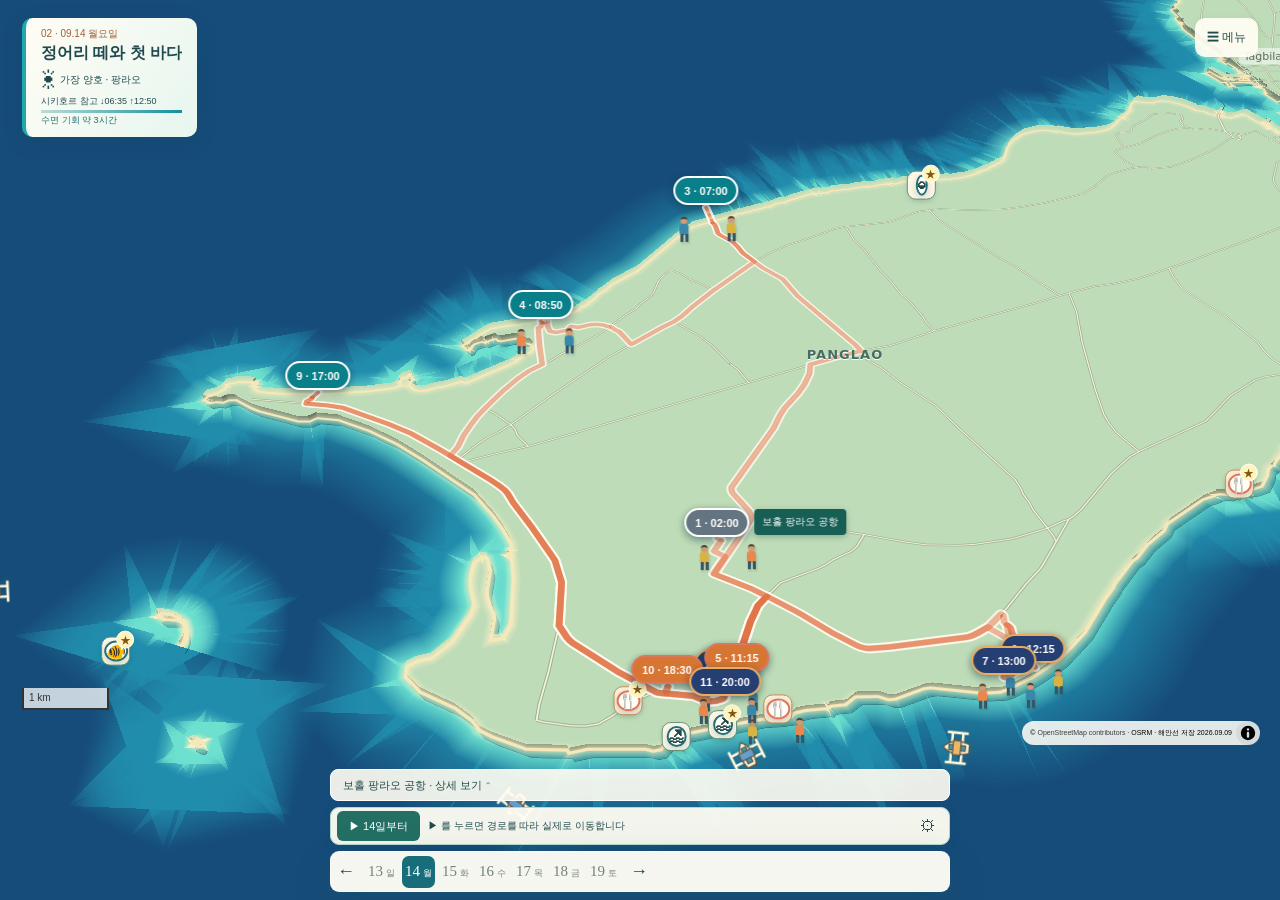
<file: index.html>
<!doctype html>
<html lang="ko">
<head>
  <meta charset="utf-8">
  <meta name="viewport" content="width=device-width, initial-scale=1">
  <meta name="theme-color" content="#d7eeeb">
  <title>두 섬 사이 · Panglao & Siquijor</title>
  <link rel="stylesheet" href="assets/travel.css">
  <link rel="stylesheet" href="assets/maplibre-gl.css">
  <link rel="stylesheet" href="assets/geographic.css">
  <script defer src="assets/maplibre-gl.js"></script>
  <script defer src="assets/local-coast.js"></script>
  <script defer src="assets/local-roads.js"></script>
  <script defer src="assets/travel-data.js"></script>
  <script defer src="assets/travel-geo.js"></script>
  <script defer src="assets/travel-original.js"></script>
  <script defer src="assets/local-life.js"></script>
  <script defer src="assets/extra-poi.js"></script>
  <script defer src="assets/poi-layer.js"></script>
  <script defer src="assets/surf-audio.js"></script>
  <script defer src="assets/local-map.js"></script>
  <link rel="stylesheet" href="assets/local-map.css">
  <link rel="stylesheet" href="assets/travel-extras.css">
  <link rel="stylesheet" href="assets/scene-layout.css">
  <script defer src="assets/scene-layout.js"></script>
</head>
<body>
  <div id="world" aria-label="저장한 실제 해안선으로 그린 2.5D 여행 지도"></div>
  <div class="grain" aria-hidden="true"></div>
  <header class="masthead">
    <a class="brand" href="explore.html"><span class="brand-symbol">≈</span><span>ISLAND DAYS<small>PHILIPPINES · SEPTEMBER 2026</small></span></a>
    <nav class="tools" aria-label="여행 도구">
      <button id="tour">▶ 오늘 동선</button><button id="all-tour">▶ 전 일정 이어보기</button><button id="discover">명소·맛집</button><button id="surf" aria-pressed="false">🌊 파도 소리</button>
      <button id="packing">준비물 <span id="pack-count"></span></button><button id="overview">전체 일정</button><button id="original">원문 전체</button><button id="download">오프라인 저장</button>
    </nav>
  </header>
  <main>
    <section class="intro glass" aria-labelledby="trip-title" hidden>
      <div class="eyebrow">09.13 — 09.19 / 5 NIGHTS · 2 ISLANDS</div>
      <h1 id="trip-title">두 섬 사이,<br>느리게 푸르게.</h1>
      <p class="destination">Panglao <span>&</span> Siquijor</p>
      <div class="intro-line"></div>
      <p>정어리 떼를 지나, 야자수 길을 따라.<br>바다와 폭포, 그리고 매일의 쉼.</p>
      <div class="stay-strip"><span>팡라오 <b>2박</b></span><i>→</i><span>시키호르 <b>2박</b></span><i>→</i><span>팡라오 <b>1박</b></span></div>
    </section>
    <section class="route-panel glass"><div class="eyebrow">TODAY'S ROUTE · 실제 위치</div><div id="route-stats"></div><div id="route-list"></div><div id="route-note"></div></section>
    <section class="day-summary glass" aria-live="polite">
      <div class="eyebrow" id="day-kicker"></div><h2 id="day-title"></h2><p id="day-desc"></p>
      <div id="day-stay"></div><button class="text-link" id="day-list">오늘의 시간표 ↗</button>
    </section>
    <aside class="place-panel glass" aria-labelledby="place-title">
      <div class="panel-top"><span id="place-category" class="eyebrow"></span><span id="place-counter"></span></div>
      <div class="place-art" id="place-art" aria-hidden="true"></div>
      <div class="place-body"><div id="place-time" class="eyebrow"></div><h2 id="place-title"></h2><p id="place-en"></p>
      <p id="place-description"></p><div id="place-tip" class="tip"></div>
      <div class="place-actions"><a id="map-link" target="_blank" rel="noopener">지도에서 찾기 ↗</a><button id="close-scene">현장 확대</button><button id="next-place">다음 장소 →</button></div></div>
    </aside>
    <div class="map-controls glass"><button id="zoom-in" aria-label="지도 확대">＋</button><button id="zoom-out" aria-label="지도 축소">−</button><button id="reset">오늘 동선 전체</button><button id="terrain" aria-pressed="true">2.5D 모형</button><button id="all-islands">두 섬 보기</button></div>
    <div class="map-caption"><b>육로</b> <i>페리</i> <em>항공</em><span>실제 해안선 · 육로는 도로 경로 / 해상·항공은 연결선<br>걷는 NPC·움직이는 방카는 연출</span><button id="night" aria-pressed="false">위성사진 열기</button></div>
    <div id="map-status" role="status">저장된 지도를 그리는 중…</div>
    <nav id="island-jumps" class="glass" aria-label="주변 섬 보기"><button data-island="panglao">팡라오</button><button data-island="siquijor">시키호르</button><button data-island="balicasag">발리카삭</button><button data-island="pamilacan">파밀라칸</button><button id="life" aria-pressed="true">사람·방카 켜짐</button></nav>
    <div class="playback glass"><span id="travel-status">날짜를 고른 뒤 ▶ 동선 따라 이동</span><input id="route-progress" type="range" min="0" max="1000" value="0" aria-label="경로 재생 위치"><select id="play-speed" aria-label="재생 속도"><option value="1">1배</option><option value="2">2배</option><option value="4">4배</option></select><button id="follow" aria-pressed="true">카메라 추적</button></div>
    <div id="labels"></div>
    <nav class="day-nav glass" aria-label="여행 날짜"><button id="prev-day" aria-label="이전 날짜">←</button><div id="days"></div><button id="next-day" aria-label="다음 날짜">→</button></nav>
    <div id="fallback" class="glass" hidden>지도를 불러오지 못했습니다. 새로고침하거나 Edge·Chrome에서 열어주세요. 메뉴에서 날짜별 일정·원문 전체·준비물을 계속 볼 수 있습니다.</div>
  </main>
  <dialog id="modal"><div class="modal-heading"><div><div class="eyebrow">YOUR LITTLE TRAVEL BOOK</div><h2 id="modal-title"></h2></div><button id="close-modal" aria-label="창 닫기">✕</button></div><div id="modal-content"></div></dialog>
  <noscript><div class="no-script">여행 지도를 이용하려면 JavaScript를 켜주세요. <a href="original-complete.html">기존 일정표 열기</a></div></noscript>
</body>
</html>
</file>
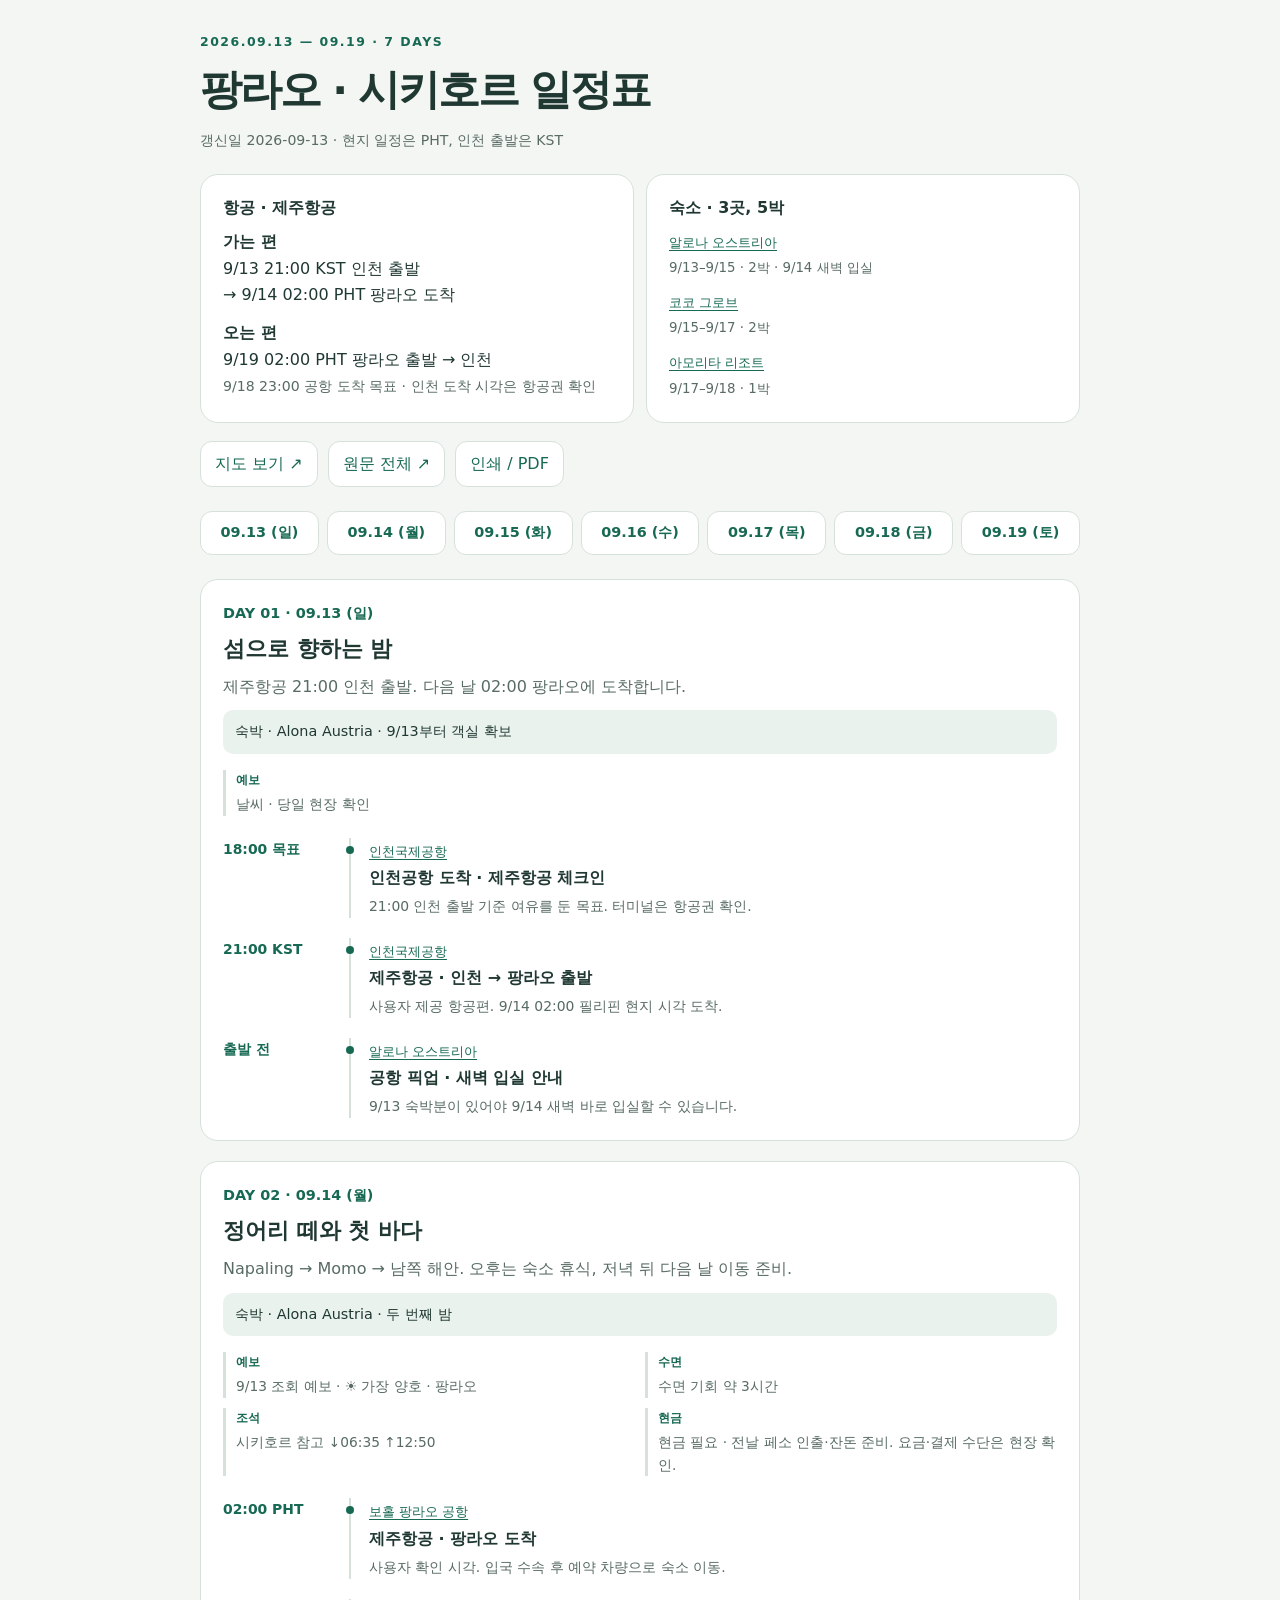
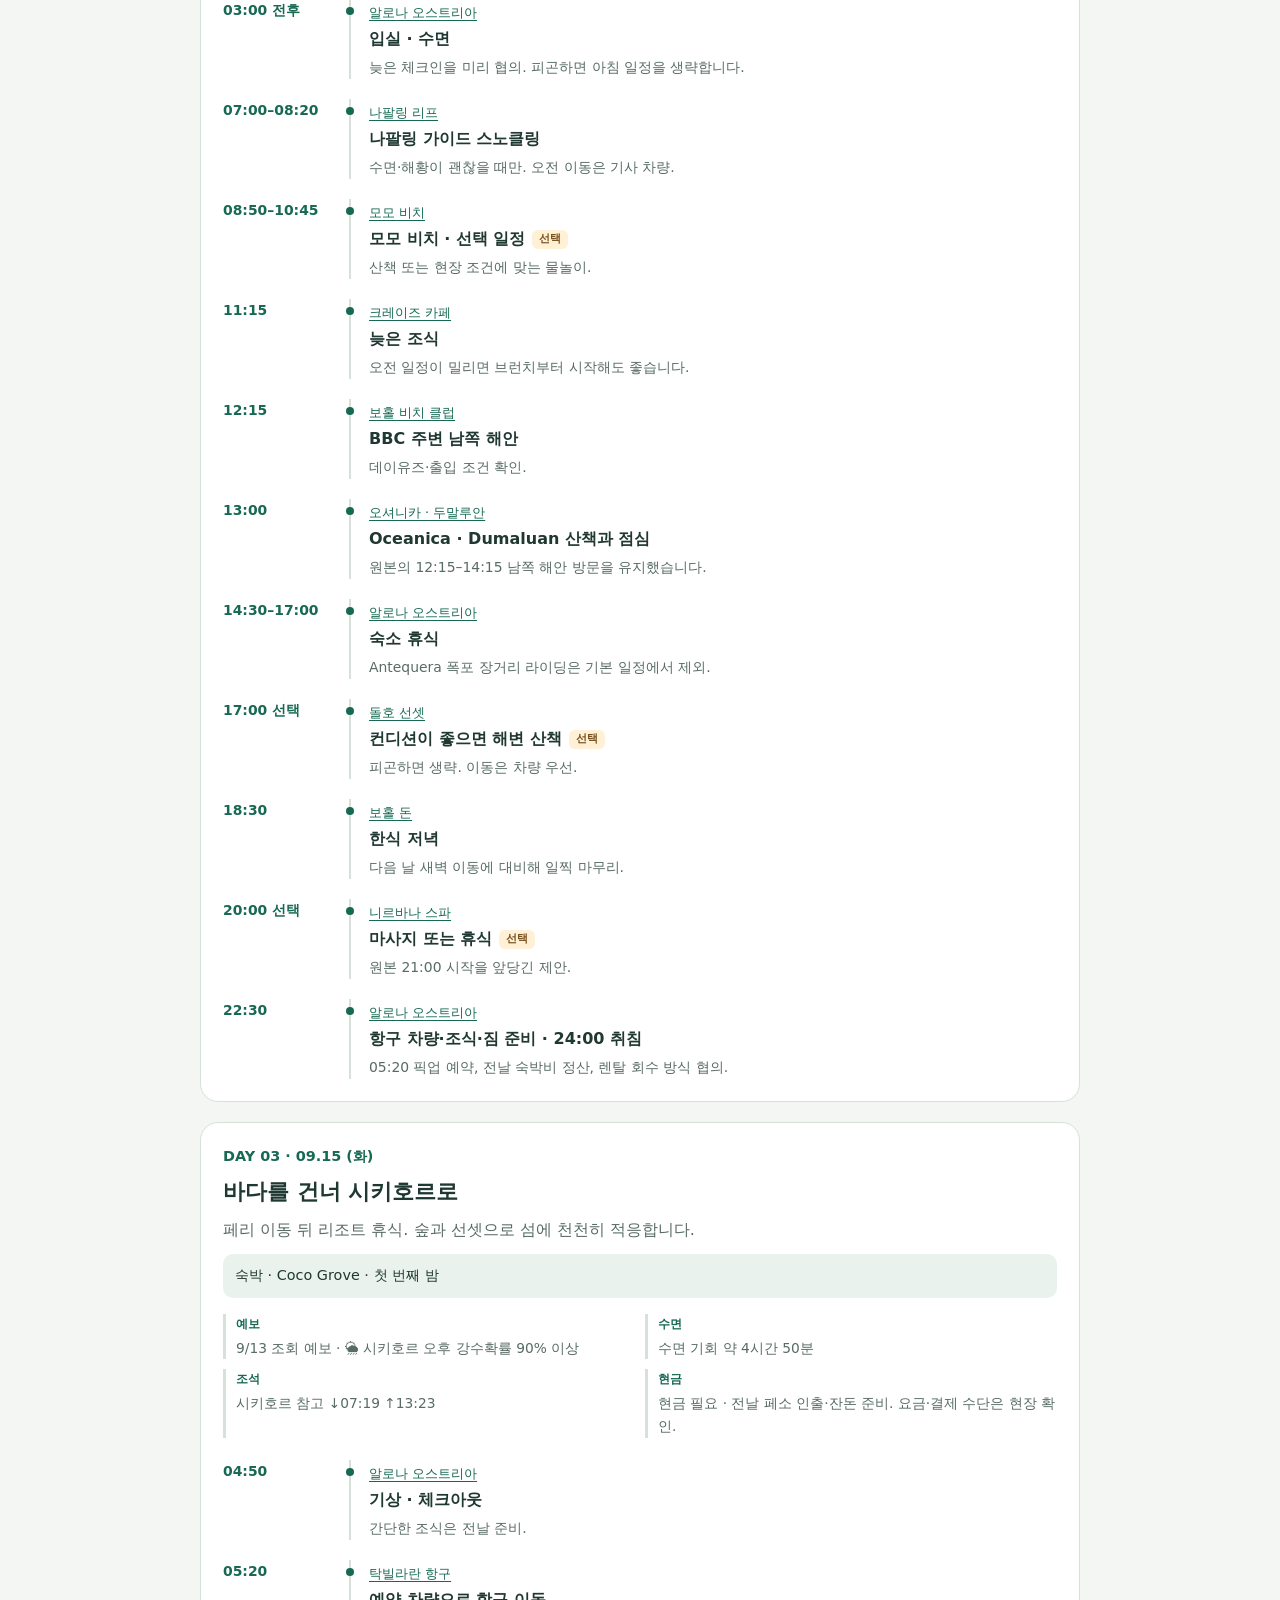
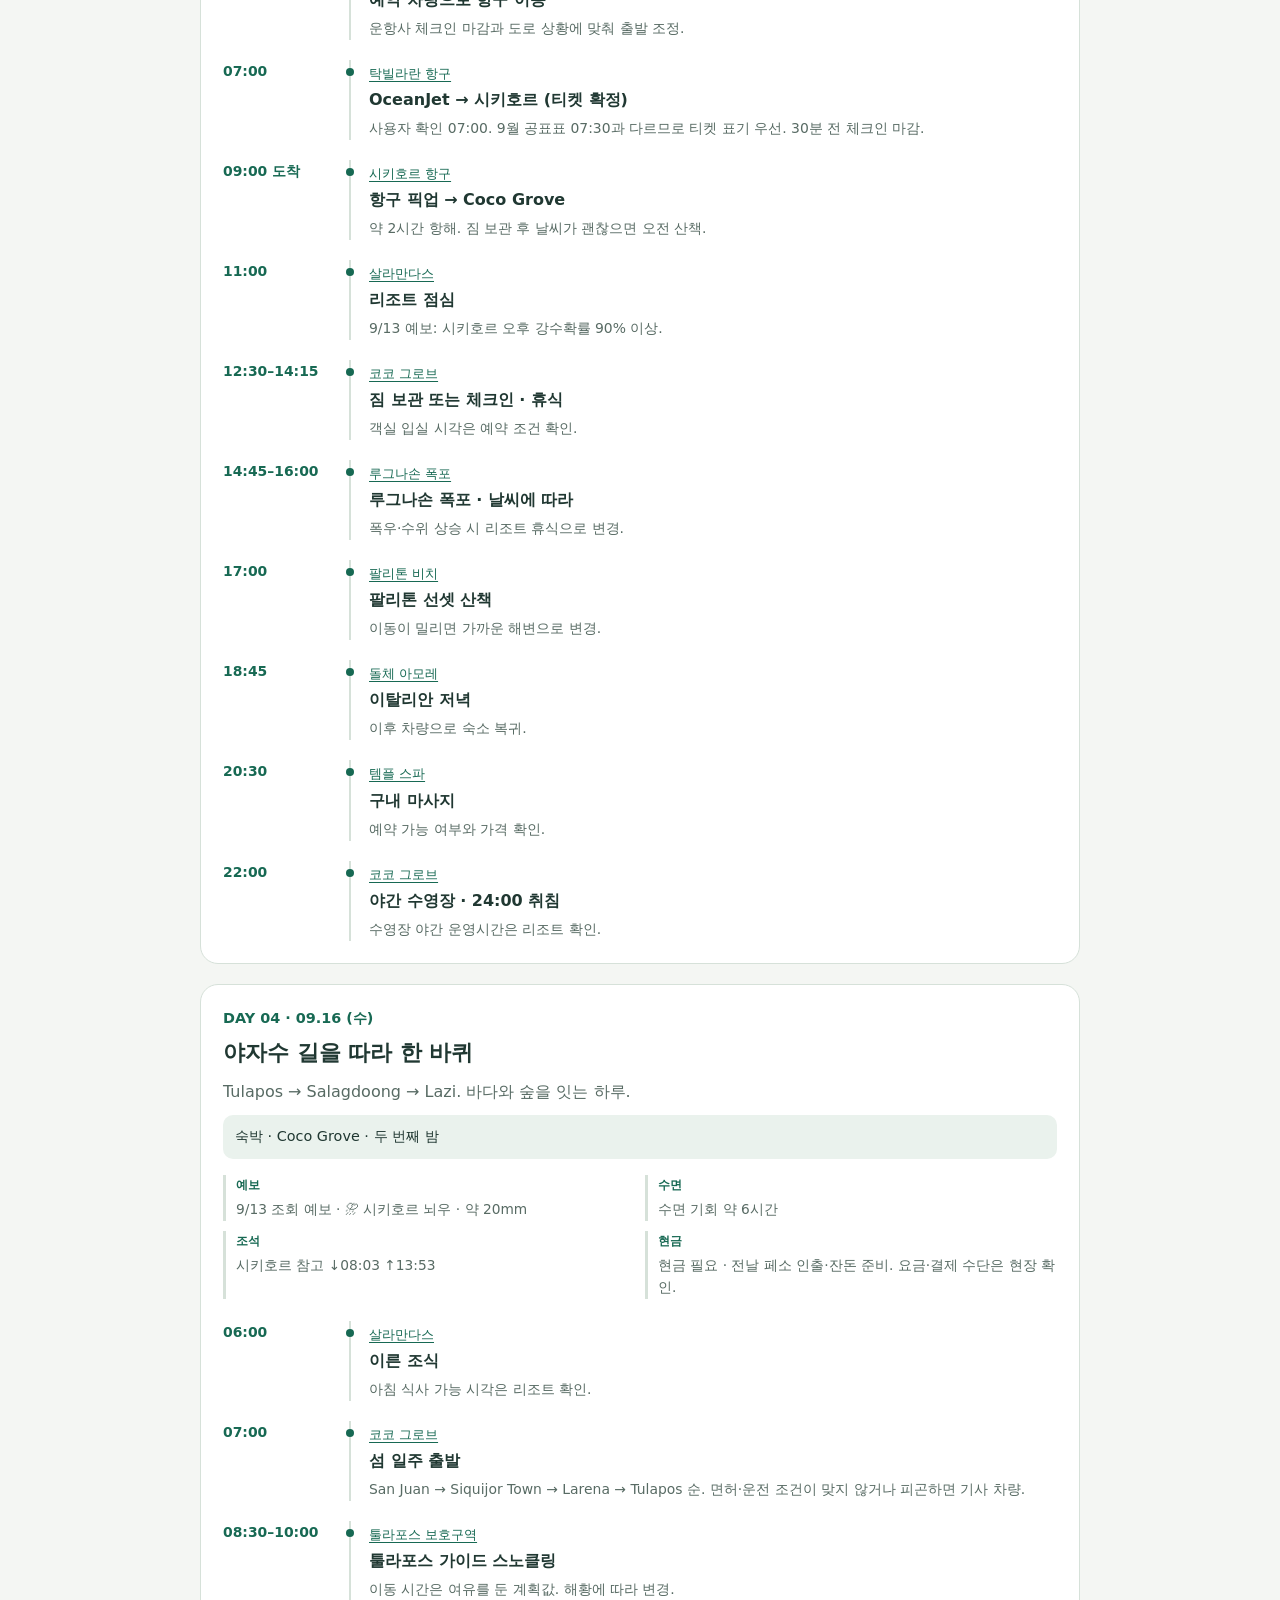
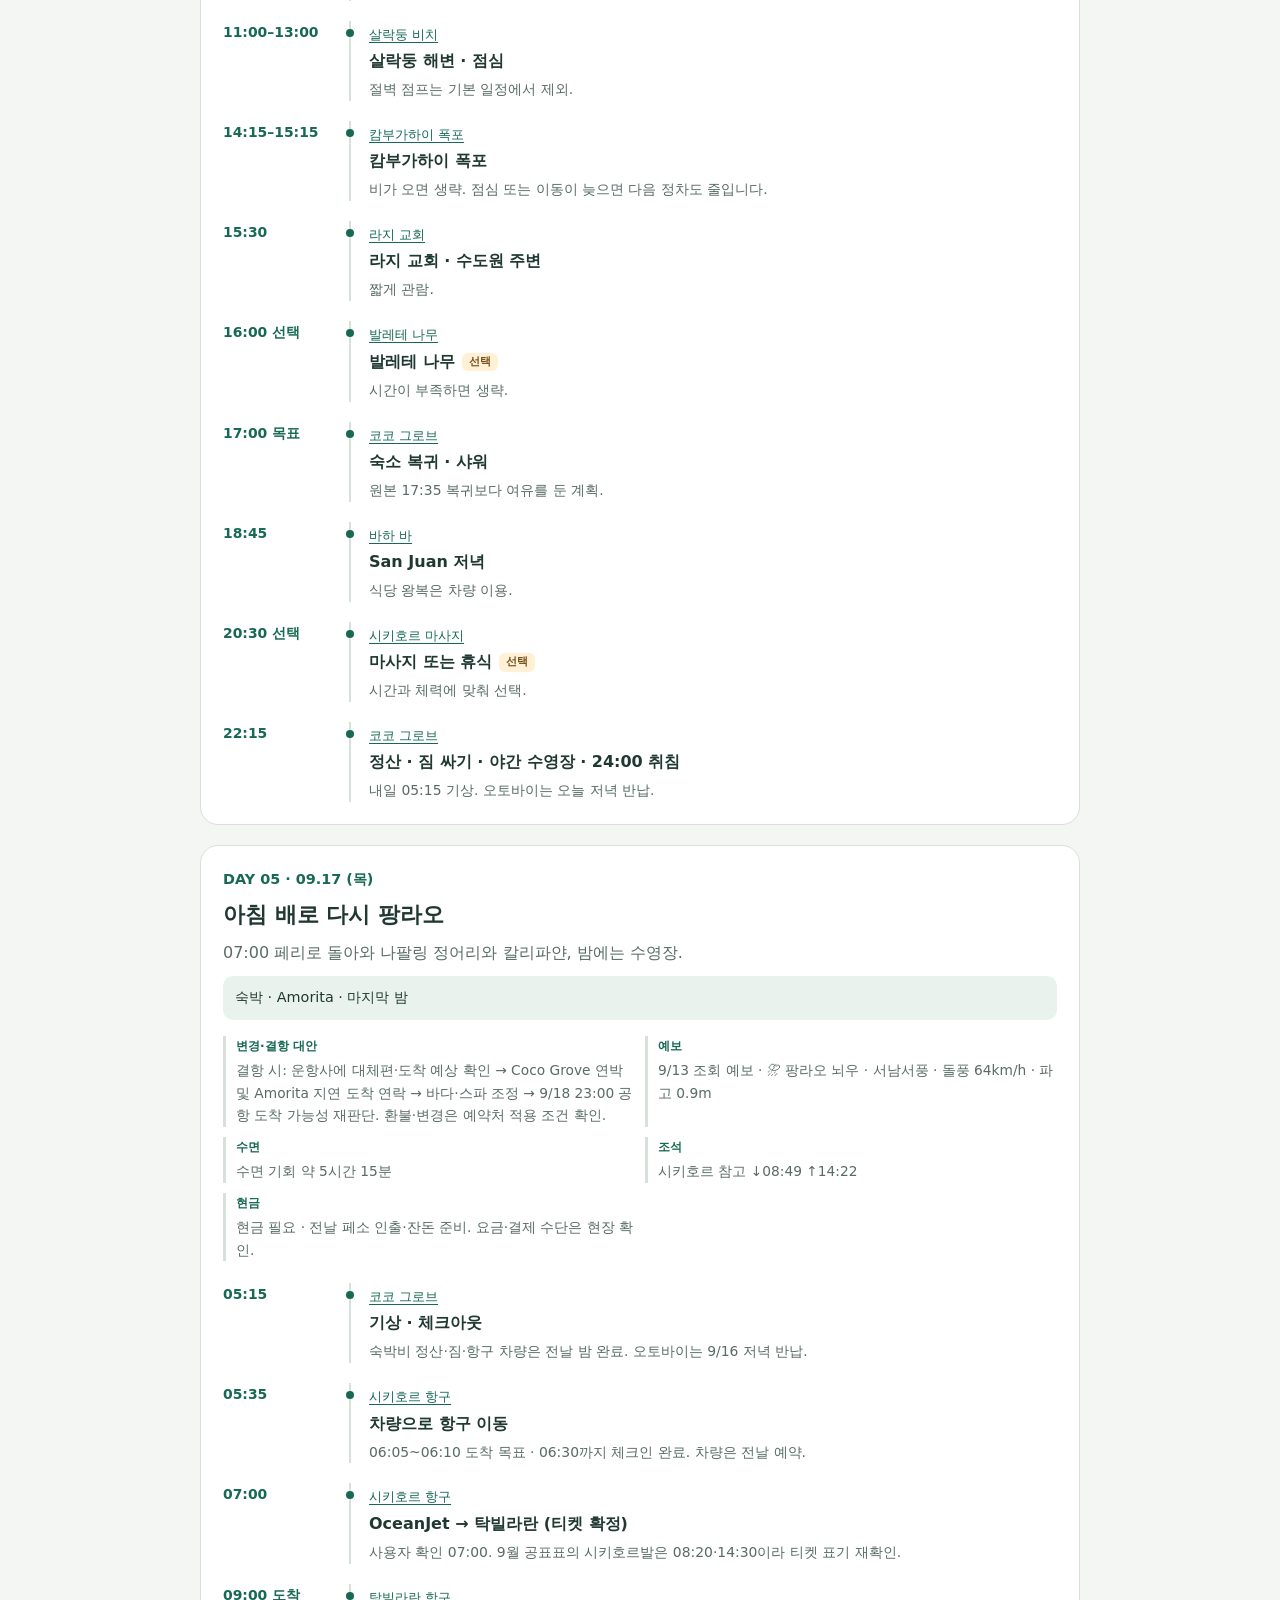
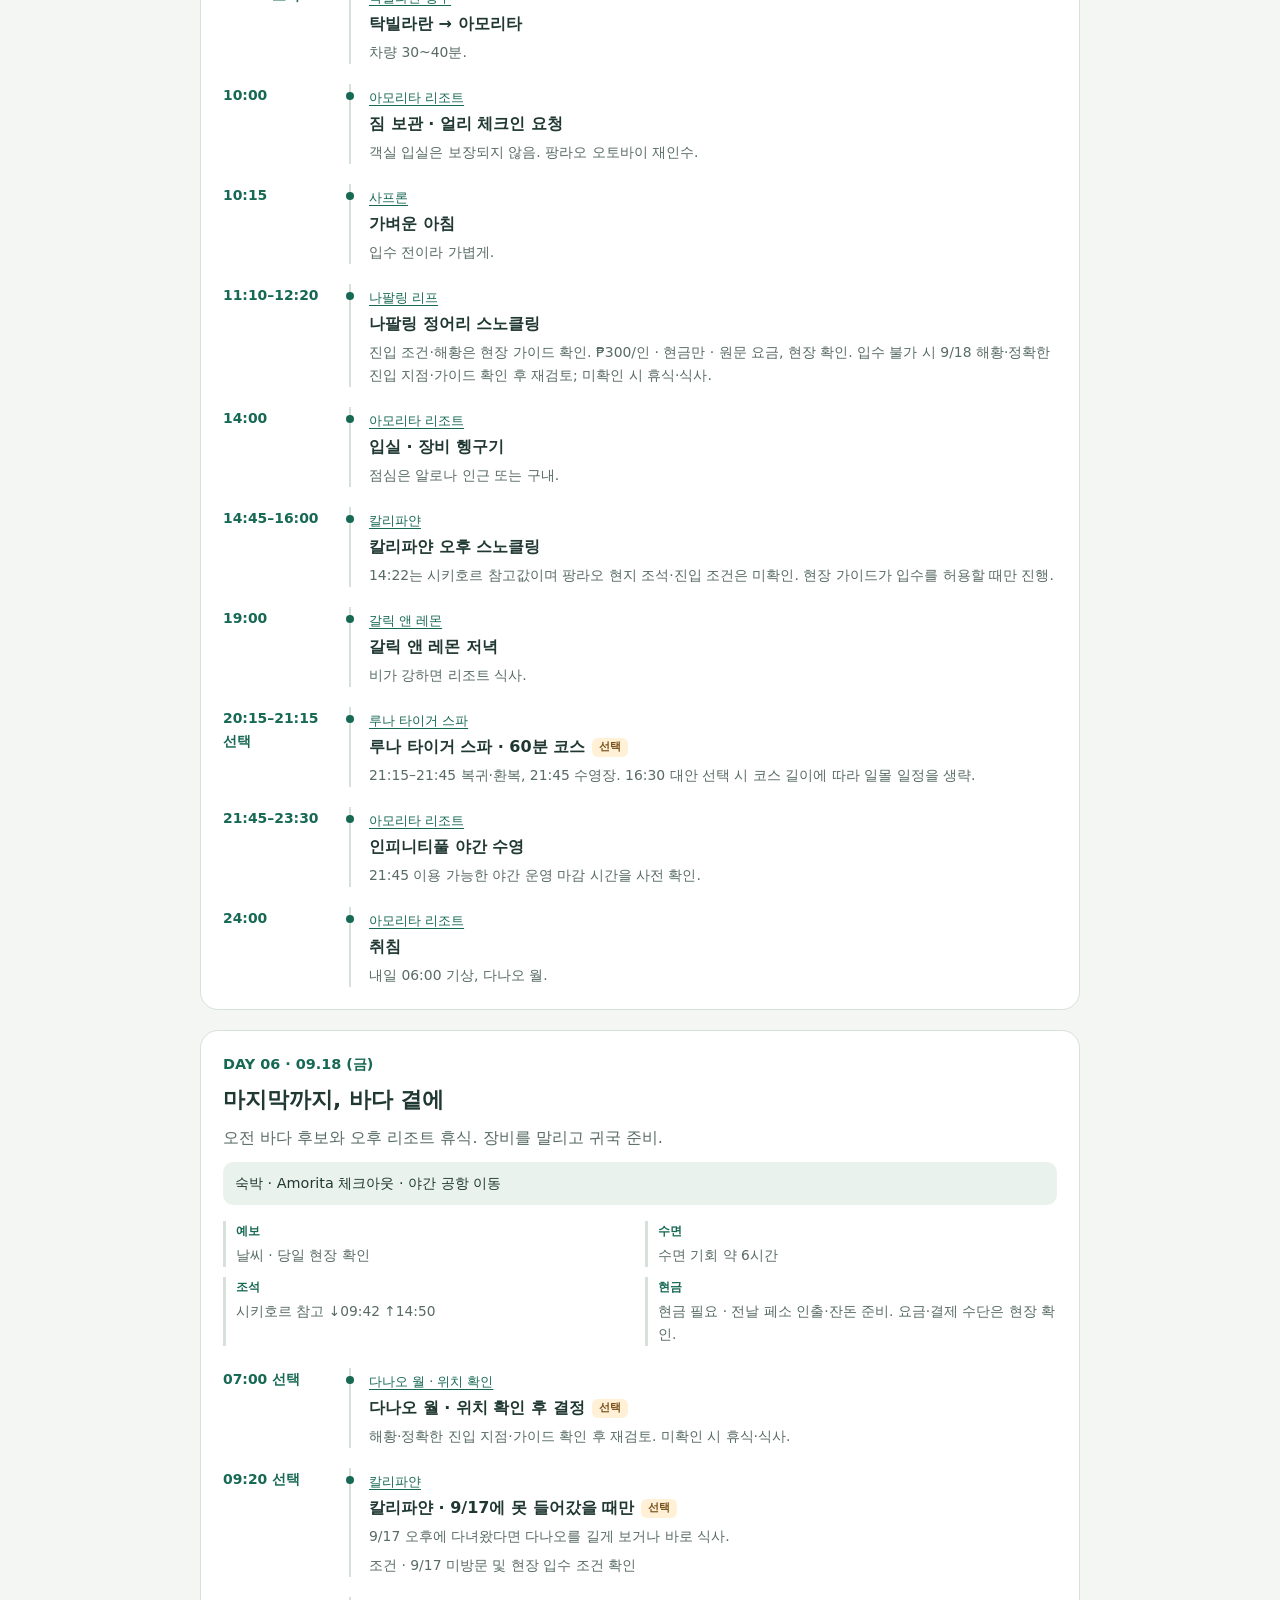
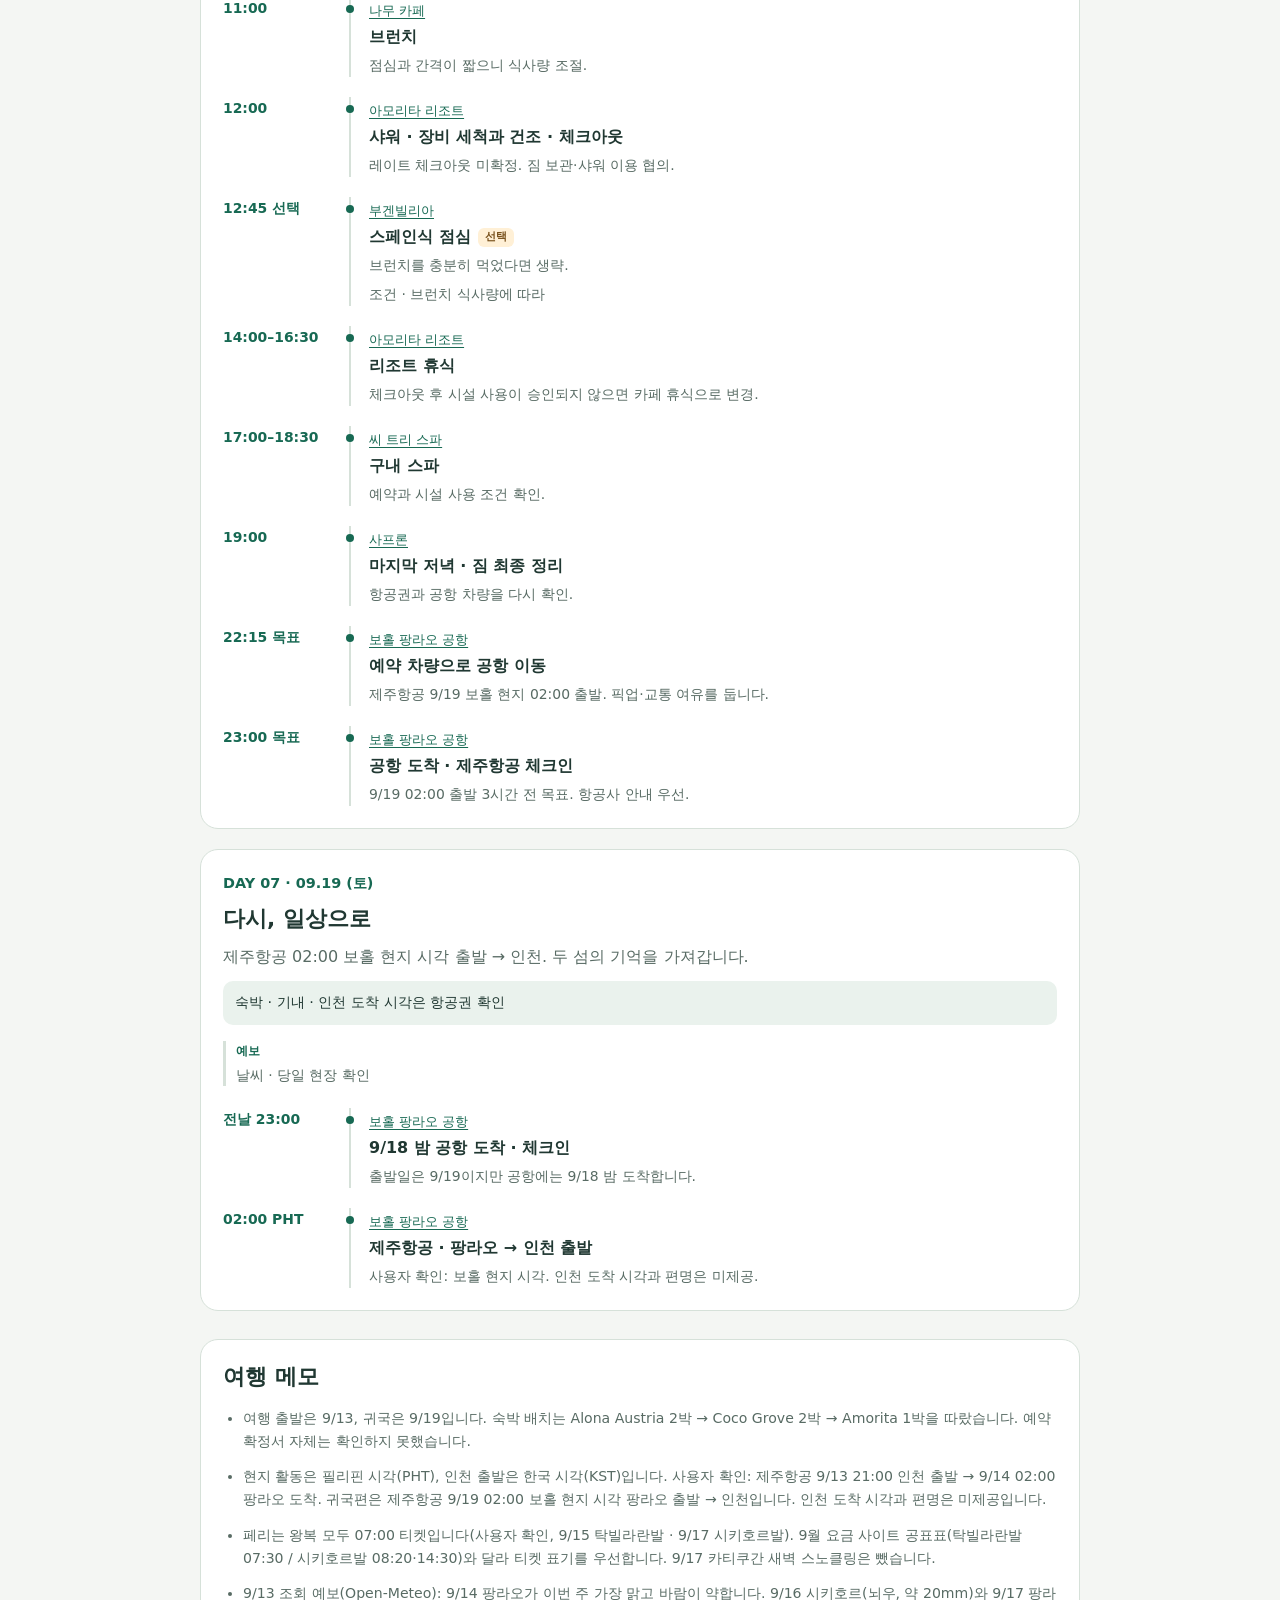
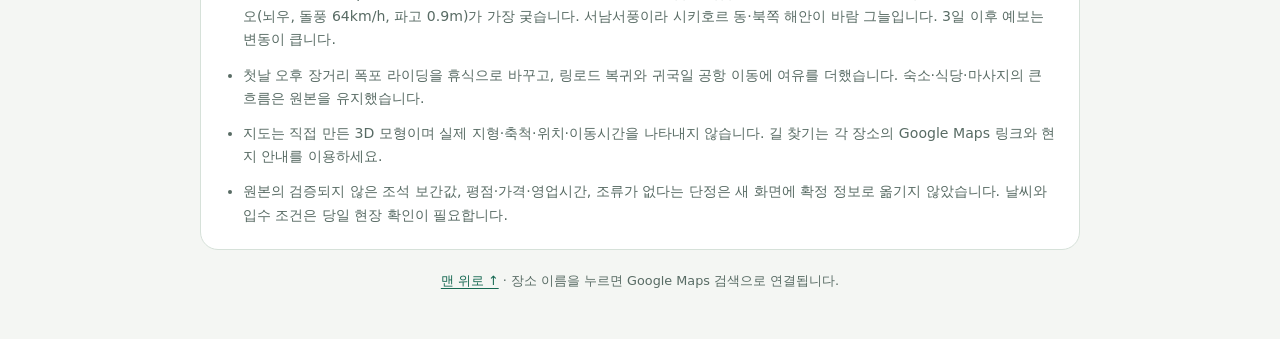
<file: itinerary.html>
<!doctype html>
<html lang="ko">
<head>
  <meta charset="utf-8">
  <meta name="viewport" content="width=device-width, initial-scale=1">
  <meta name="color-scheme" content="light dark">
  <title>팡라오 · 시키호르 일정표</title>
  <style>
    :root{color-scheme:light dark;--bg:#f4f6f3;--card:#fff;--ink:#203832;--muted:#586b64;--accent:#176953;--soft:#eaf2ed;--line:#d6e1d9;--badge:#78501b;--badge-bg:#fff0d6}
    *{box-sizing:border-box}html{scroll-behavior:smooth}body{margin:0;background:var(--bg);color:var(--ink);font:16px/1.65 system-ui,-apple-system,"Segoe UI",sans-serif;overflow-wrap:anywhere}a{color:var(--accent);text-underline-offset:3px}a:hover{text-decoration-thickness:2px}a:focus-visible,button:focus-visible{outline:3px solid var(--accent);outline-offset:4px}main{max-width:920px;margin:auto;padding:32px 20px 48px}h1,h2,h3,p{margin:0}h1{font-size:clamp(1.7rem,5vw,2.6rem);line-height:1.3;letter-spacing:-.05em}h2{font-size:1.35rem;line-height:1.4}h3{font-size:1rem;line-height:1.5}.eyebrow{font-size:.78rem;font-weight:750;letter-spacing:.12em;color:var(--accent);margin-bottom:10px}.updated,.muted{color:var(--muted);font-size:.88rem}.updated{margin:12px 0 22px}.summary{display:grid;grid-template-columns:1fr 1fr;gap:12px}.panel,.day,.notes{background:var(--card);border:1px solid var(--line);border-radius:18px;padding:22px}.panel h2{font-size:1rem;margin-bottom:10px}.panel p+p{margin-top:12px}.stays{padding:0;margin:0;list-style:none}.stays li+li{margin-top:10px}.stays small{display:block;color:var(--muted)}.actions{display:flex;flex-wrap:wrap;gap:10px;margin:18px 0}.actions a,button,.chip{display:inline-flex;align-items:center;justify-content:center;min-height:44px;padding:9px 14px;border:1px solid var(--line);border-radius:12px;background:var(--card);font:inherit;color:var(--accent);text-decoration:none}button{cursor:pointer}.jump{display:flex;flex-wrap:wrap;gap:8px;margin:24px 0}.chip{flex:1 0 88px;font-size:.9rem;font-weight:650}.day{margin-top:20px;scroll-margin-top:16px}.date{color:var(--accent);font-weight:750;font-size:.9rem;margin-bottom:8px}.day .desc{margin:10px 0;color:var(--muted)}.stay{background:var(--soft);border-radius:10px;padding:10px 12px;font-size:.9rem}.facts{display:grid;grid-template-columns:1fr 1fr;gap:10px;margin:16px 0}.fact{min-width:0;border-left:3px solid var(--line);padding-left:10px}.fact dt{font-size:.76rem;font-weight:750;color:var(--accent)}.fact dd{margin:3px 0 0;font-size:.86rem;color:var(--muted)}.timeline{list-style:none;margin:22px 0 0;padding:0}.event{display:grid;grid-template-columns:110px minmax(0,1fr);gap:16px;padding:0 0 20px}.event:last-child{padding-bottom:0}.time{font-size:.87rem;font-weight:750;font-variant-numeric:tabular-nums;color:var(--accent)}.event-body{position:relative;border-left:2px solid var(--line);padding-left:18px;min-width:0}.event-body:before{content:"";position:absolute;left:-5px;top:8px;width:8px;height:8px;border-radius:50%;background:var(--accent)}.place{display:inline-block;font-size:.8rem;margin-bottom:4px}.event h3{margin-bottom:5px}.memo,.condition{font-size:.87rem;color:var(--muted);white-space:pre-line}.condition{margin-top:6px}.badge{display:inline-block;vertical-align:middle;font-size:.7rem;font-weight:750;background:var(--badge-bg);color:var(--badge);border-radius:6px;padding:1px 7px;margin-left:7px}.notes{margin-top:28px}.notes ul{padding-left:20px;margin:14px 0 0}.notes li{font-size:.88rem;color:var(--muted)}.notes li+li{margin-top:12px}.footer{margin-top:20px;text-align:center;font-size:.8rem;color:var(--muted)}
    @media(prefers-color-scheme:dark){:root{--bg:#111c19;--card:#1b2a25;--ink:#e4ede7;--muted:#b0c3b8;--accent:#91dcbc;--soft:#253c32;--line:#3a5045;--badge:#ffdaa0;--badge-bg:#4a3921}}
    @media(max-width:600px){main{padding:24px 14px 36px}.summary,.facts{grid-template-columns:1fr}.panel,.day,.notes{padding:18px}.event{grid-template-columns:78px minmax(0,1fr);gap:10px}.event-body{padding-left:12px}.time{font-size:.8rem}.actions a,button{font-size:.85rem;padding:8px 12px}}
    @media(prefers-reduced-motion:reduce){html{scroll-behavior:auto}}
    @page{size:A4;margin:12mm}
    @media print{ :root{--bg:#fff;--card:#fff;--ink:#111;--muted:#333;--accent:#174f3c;--soft:#f4f6f4;--line:#ccc;--badge:#333;--badge-bg:#eee}body{font-size:9pt;line-height:1.4}main{max-width:none;padding:0}.actions,.jump,.footer{display:none}.summary,.facts{grid-template-columns:1fr 1fr}h1{font-size:22pt}h2{font-size:14pt}.panel,.day,.notes{border-radius:0;padding:12px}.day{break-inside:avoid;page-break-inside:avoid;margin-top:12px}.event{grid-template-columns:90px minmax(0,1fr);padding-bottom:9px;break-inside:avoid}.memo,.condition,.time,.fact dd,.notes li,.stay{font-size:8pt}.place,.date{font-size:8pt}.event h3{font-size:9pt}.timeline{margin-top:12px}.facts{gap:6px;margin:10px 0}.updated{margin:8px 0 12px}a{color:inherit;text-decoration:none}.notes li{break-inside:avoid}.notes li+li{margin-top:7px}p{orphans:3;widows:3}}
  </style>
</head>
<body>
  <main id="top">
    <header>
      <p class="eyebrow">2026.09.13 — 09.19 · 7 DAYS</p>
      <h1>팡라오 · 시키호르 일정표</h1>
      <p class="updated">갱신일 <time datetime="2026-09-13">2026-09-13</time> · 현지 일정은 PHT, 인천 출발은 KST</p>
      <div class="summary">
        <section class="panel" aria-labelledby="flight-title">
          <h2 id="flight-title">항공 · 제주항공</h2>
          <p><strong>가는 편</strong><br>9/13 21:00 KST 인천 출발<br>→ 9/14 02:00 PHT 팡라오 도착</p>
          <p><strong>오는 편</strong><br>9/19 02:00 PHT 팡라오 출발 → 인천<br><span class="muted">9/18 23:00 공항 도착 목표 · 인천 도착 시각은 항공권 확인</span></p>
        </section>
        <section class="panel" aria-labelledby="stay-title">
          <h2 id="stay-title">숙소 · 3곳, 5박</h2>
          <ul class="stays" id="stays"></ul>
        </section>
      </div>
      <nav class="actions" aria-label="관련 페이지">
        <a href="index.html">지도 보기 ↗</a>
        <a href="original-complete.html">원문 전체 ↗</a>
        <button type="button" id="print">인쇄 / PDF</button>
      </nav>
    </header>
    <nav class="jump" id="jump" aria-label="날짜 바로가기"></nav>
    <div id="days"></div>
    <noscript><p>전체 일정을 보려면 JavaScript를 활성화하세요. <a href="original-complete.html">원문 전체 보기</a></p></noscript>
    <section class="notes" aria-labelledby="notes-title">
      <h2 id="notes-title">여행 메모</h2>
      <ul id="notes"></ul>
    </section>
    <p class="footer"><a href="#top">맨 위로 ↑</a> · 장소 이름을 누르면 Google Maps 검색으로 연결됩니다.</p>
  </main>
  <script src="assets/travel-data.js"></script>
  <script>
    'use strict';
    const el = (tag, className, text) => {
      const node = document.createElement(tag);
      if (className) node.className = className;
      if (text !== undefined) node.textContent = text;
      return node;
    };
    document.getElementById('print').addEventListener('click', () => window.print());
    const data = window.TRAVEL;
    if (!data || !Array.isArray(data.days)) {
      document.getElementById('days').append(el('p', 'panel', '일정 데이터를 불러오지 못했습니다. assets/travel-data.js 파일을 확인해 주세요.'));
    } else {
      const places = data.places || {};
      function placeLink(key) {
        const place = places[key];
        if (!place) return el('span', 'place', key || '장소 미정');
        const link = el('a', 'place', place.name);
        link.href = 'https://www.google.com/maps/search/?api=1&query=' + encodeURIComponent(place.query || place.name);
        link.target = '_blank';
        link.rel = 'noopener noreferrer';
        return link;
      }
      for (const [key, dates] of [['austria', '9/13–9/15 · 2박 · 9/14 새벽 입실'], ['coco', '9/15–9/17 · 2박'], ['amorita', '9/17–9/18 · 1박']]) {
        const item = el('li');
        item.append(placeLink(key), el('small', '', dates));
        document.getElementById('stays').append(item);
      }
      const labels = {weatherSummary:'예보', sleepSummary:'수면', tideSummary:'조석', cashSummary:'현금', contingency:'변경·결항 대안'};
      const structural = new Set(['date', 'weekday', 'title', 'desc', 'stay', 'route', 'events', 'visits']);
      function readable(value) {
        if (Array.isArray(value)) return value.map(readable).join(' · ');
        if (value && typeof value === 'object') return Object.entries(value).map(([key, item]) => key + ': ' + readable(item)).join(' · ');
        return String(value);
      }
      data.days.forEach((day, index) => {
        const id = 'day-' + String(day.date).replace(/[^0-9]/g, '');
        const chip = el('a', 'chip', day.date + ' (' + day.weekday + ')');
        chip.href = '#' + id;
        document.getElementById('jump').append(chip);
        const card = el('article', 'day');
        card.id = id;
        card.setAttribute('aria-labelledby', id + '-title');
        const title = el('h2', '', day.title);
        title.id = id + '-title';
        card.append(el('p', 'date', 'DAY ' + String(index + 1).padStart(2, '0') + ' · ' + day.date + ' (' + day.weekday + ')'), title);
        if (day.desc) card.append(el('p', 'desc', day.desc));
        if (day.stay) card.append(el('p', 'stay', '숙박 · ' + day.stay));
        const facts = el('dl', 'facts');
        for (const [key, value] of Object.entries(day)) {
          if (structural.has(key) || value === '' || value == null) continue;
          const fact = el('div', 'fact');
          fact.append(el('dt', '', labels[key] || key), el('dd', '', readable(value)));
          facts.append(fact);
        }
        if (facts.children.length) card.append(facts);
        const timeline = el('ol', 'timeline');
        for (const event of day.events || []) {
          const [time, key, heading, memo, metadata = {}] = event;
          const visit = (day.visits || []).find(item => item.place === key && item.optional);
          const optional = metadata.optional || visit?.optional || /선택/.test(time + ' ' + heading);
          const row = el('li', 'event');
          const body = el('div', 'event-body');
          const eventTitle = el('h3', '', heading);
          if (optional) eventTitle.append(el('span', 'badge', '선택'));
          body.append(placeLink(key), eventTitle);
          if (memo) body.append(el('p', 'memo', memo));
          const condition = metadata.condition || visit?.condition;
          if (condition) body.append(el('p', 'condition', '조건 · ' + condition));
          row.append(el('div', 'time', time), body);
          timeline.append(row);
        }
        card.append(timeline);
        document.getElementById('days').append(card);
      });
      for (const note of data.notes || []) document.getElementById('notes').append(el('li', '', note));
    }
  </script>
</body>
</html>
</file>
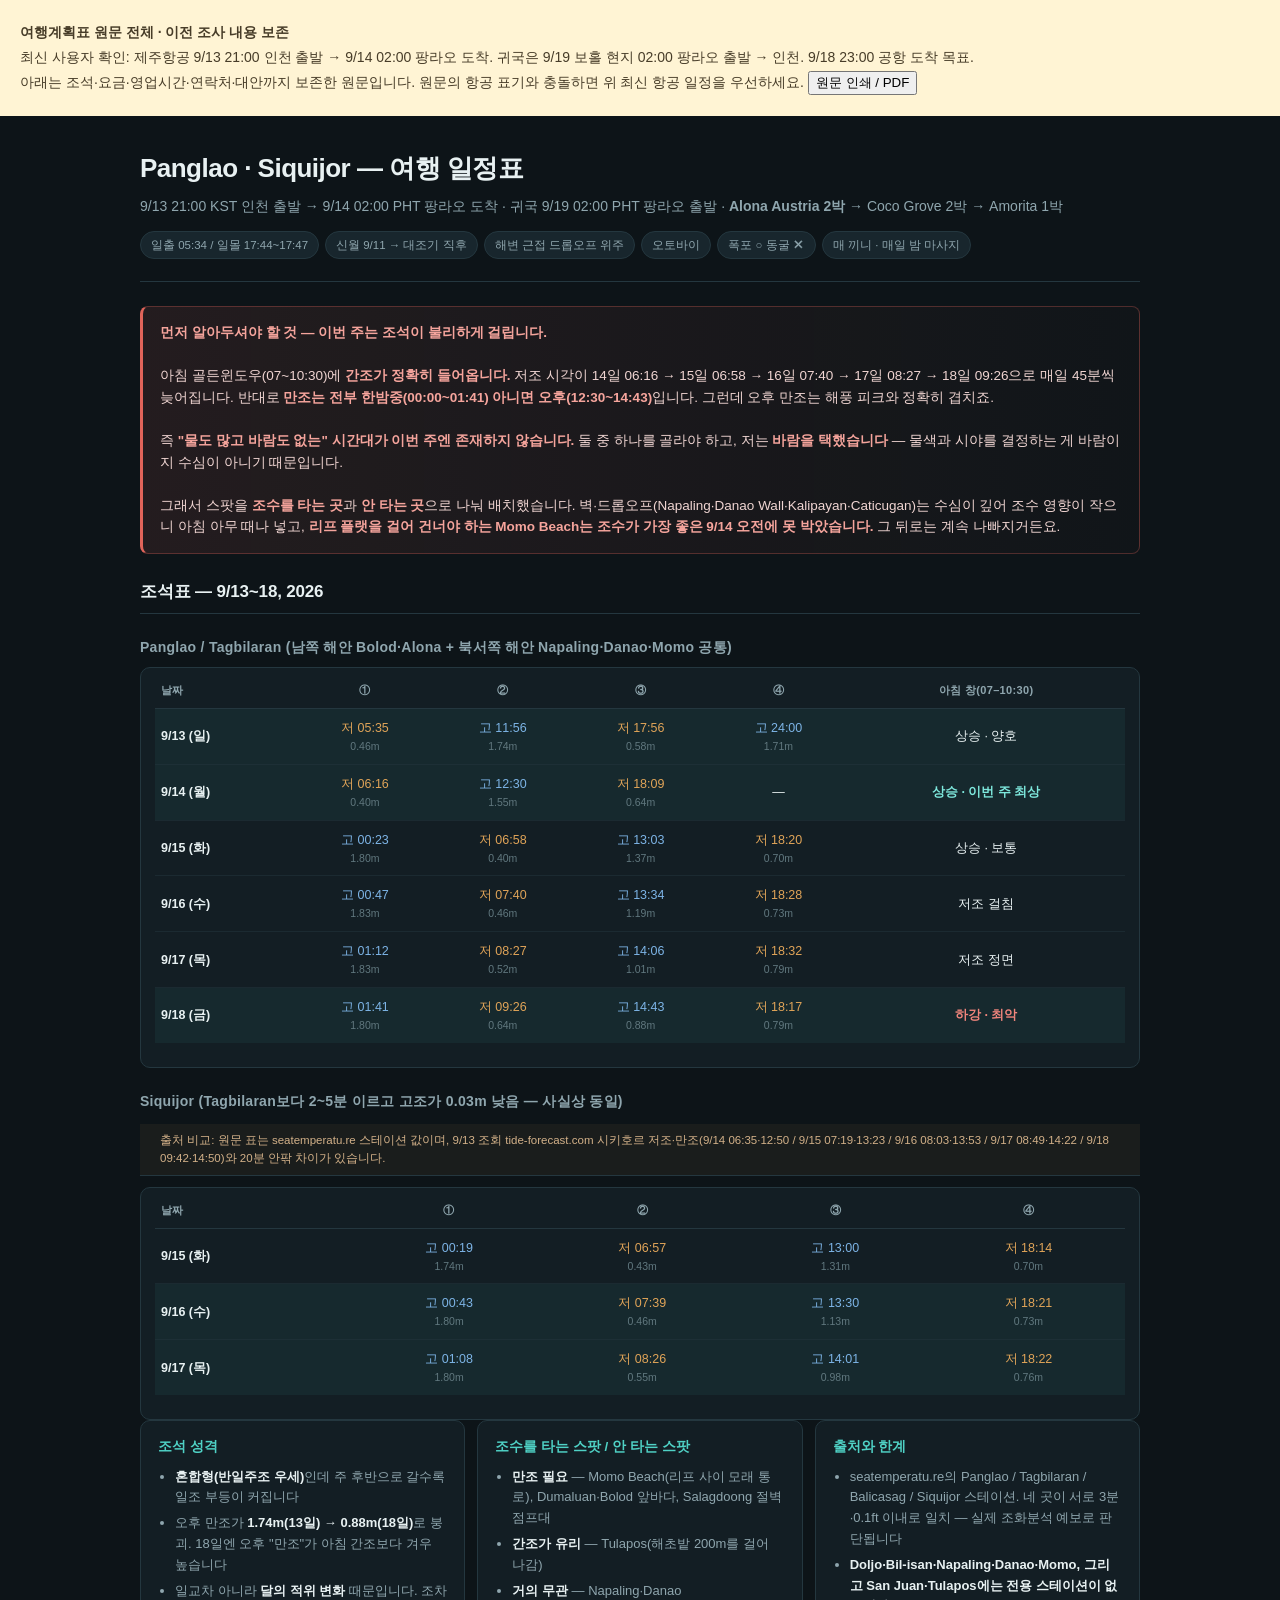
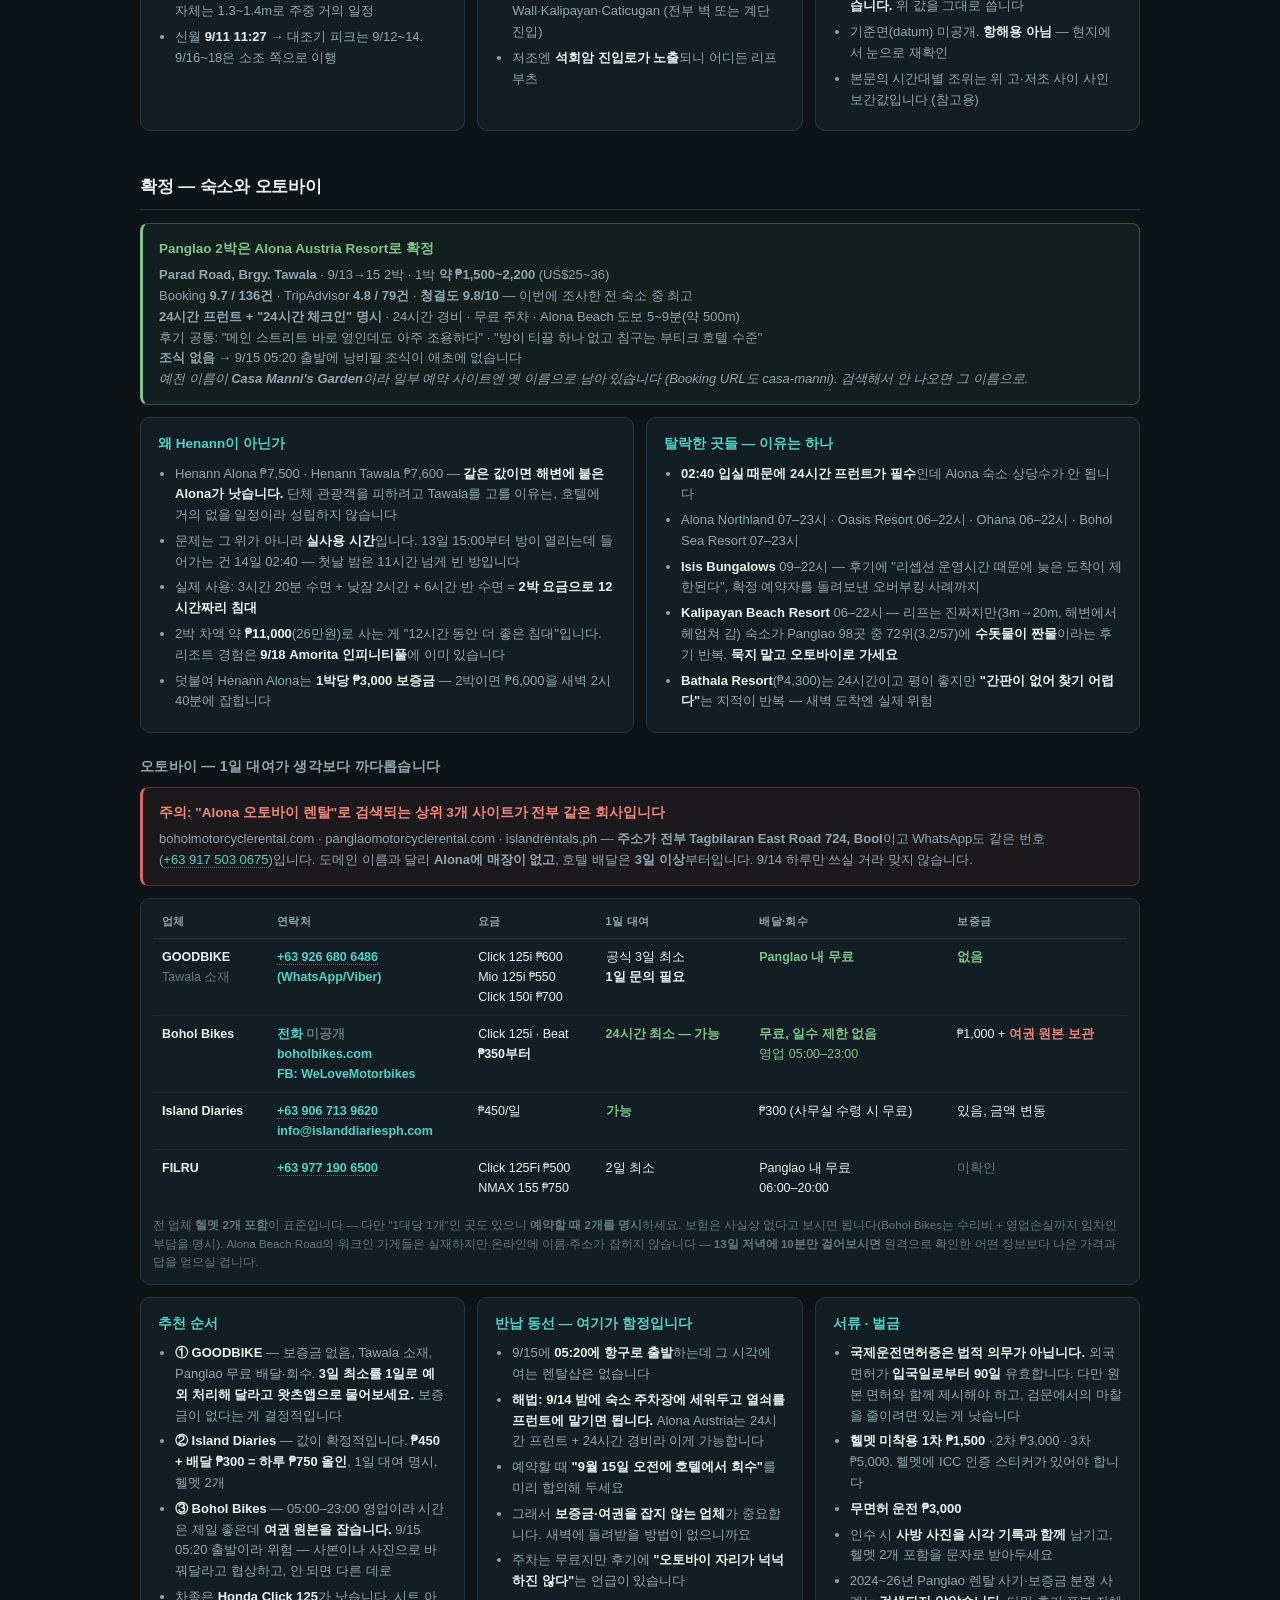
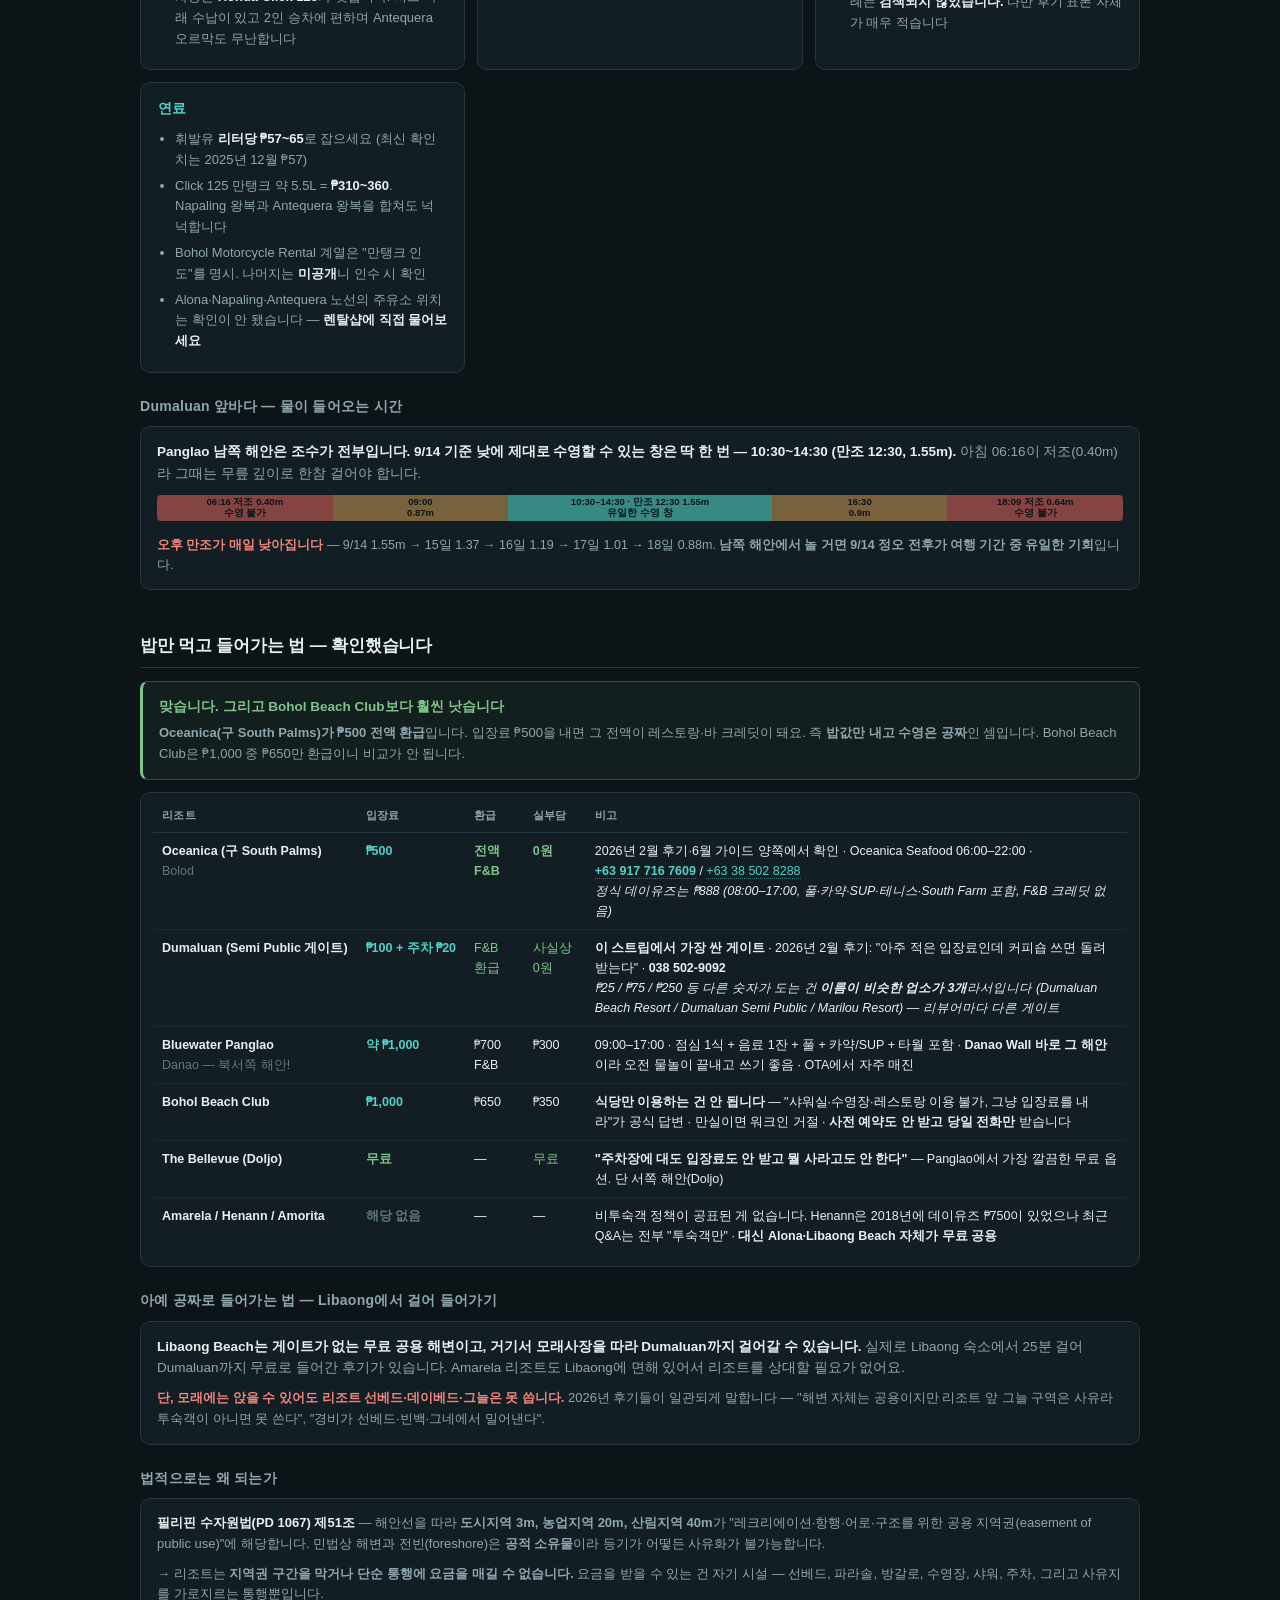
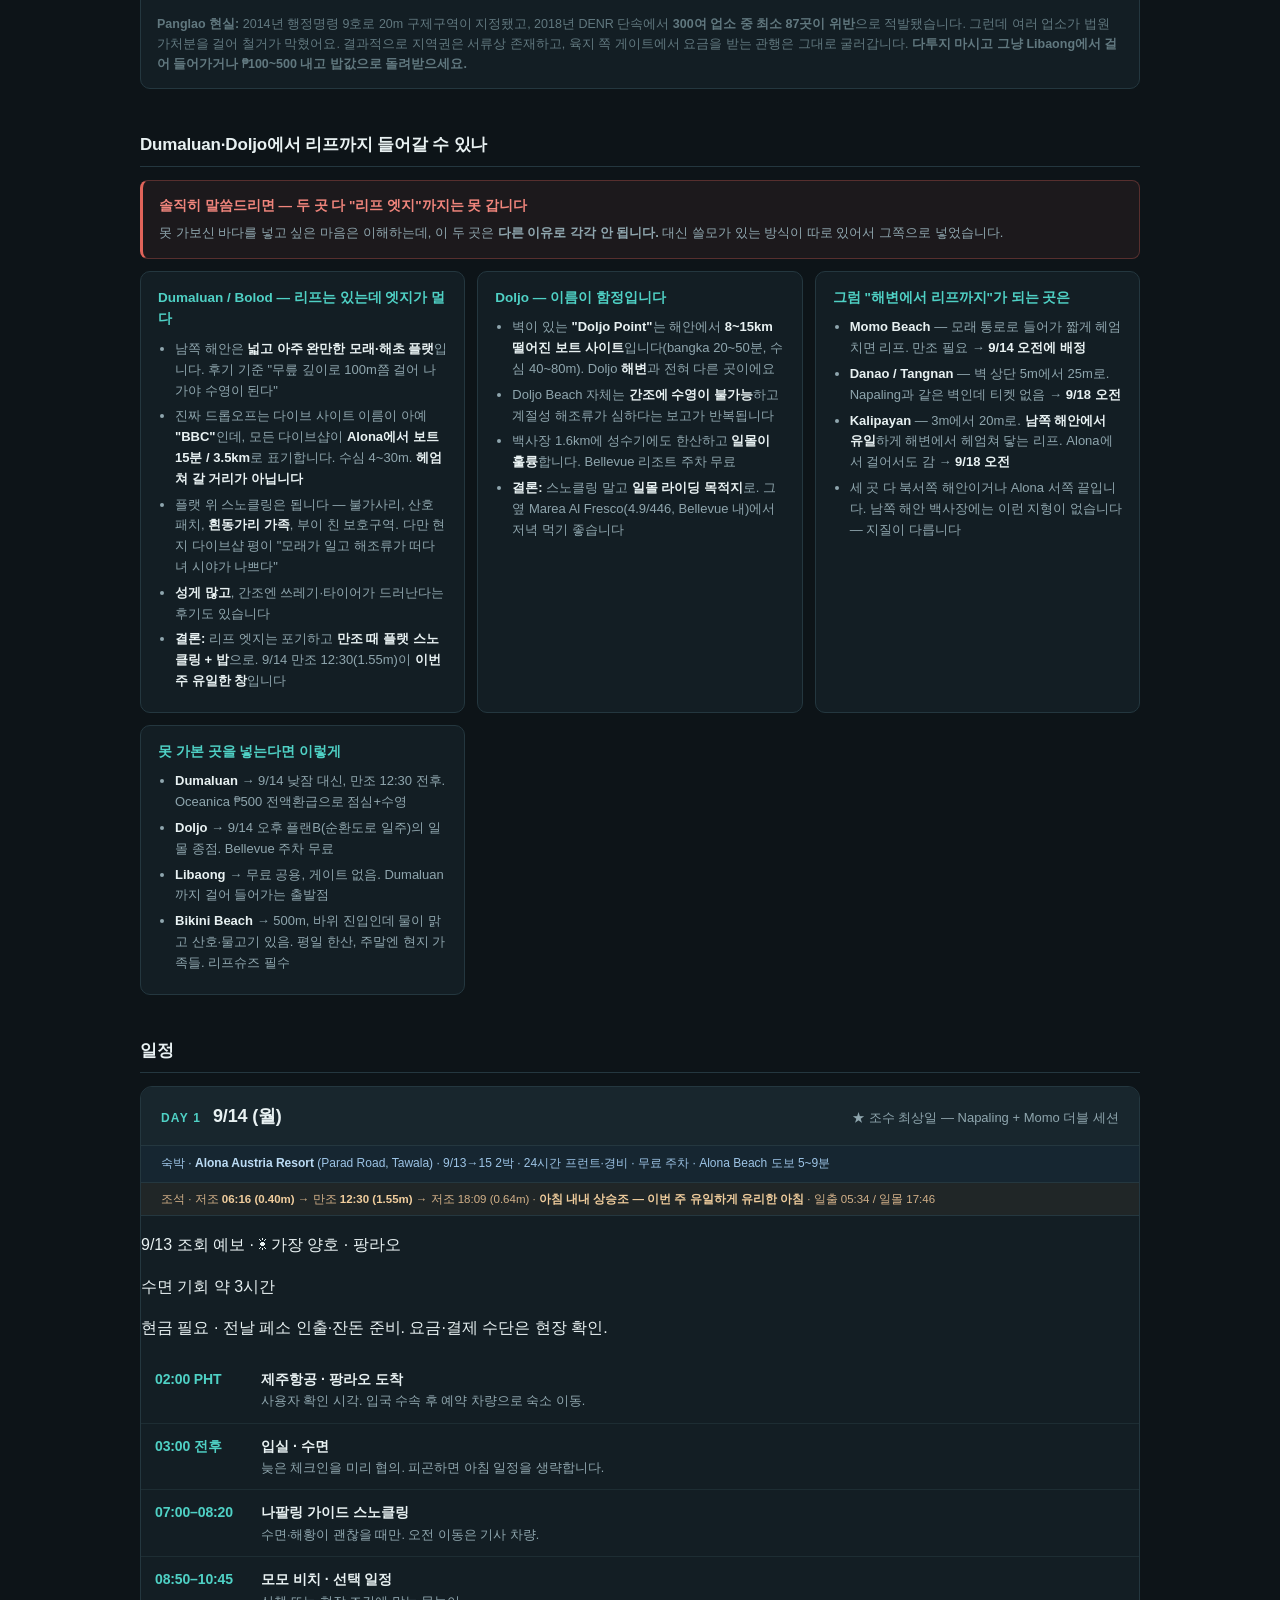
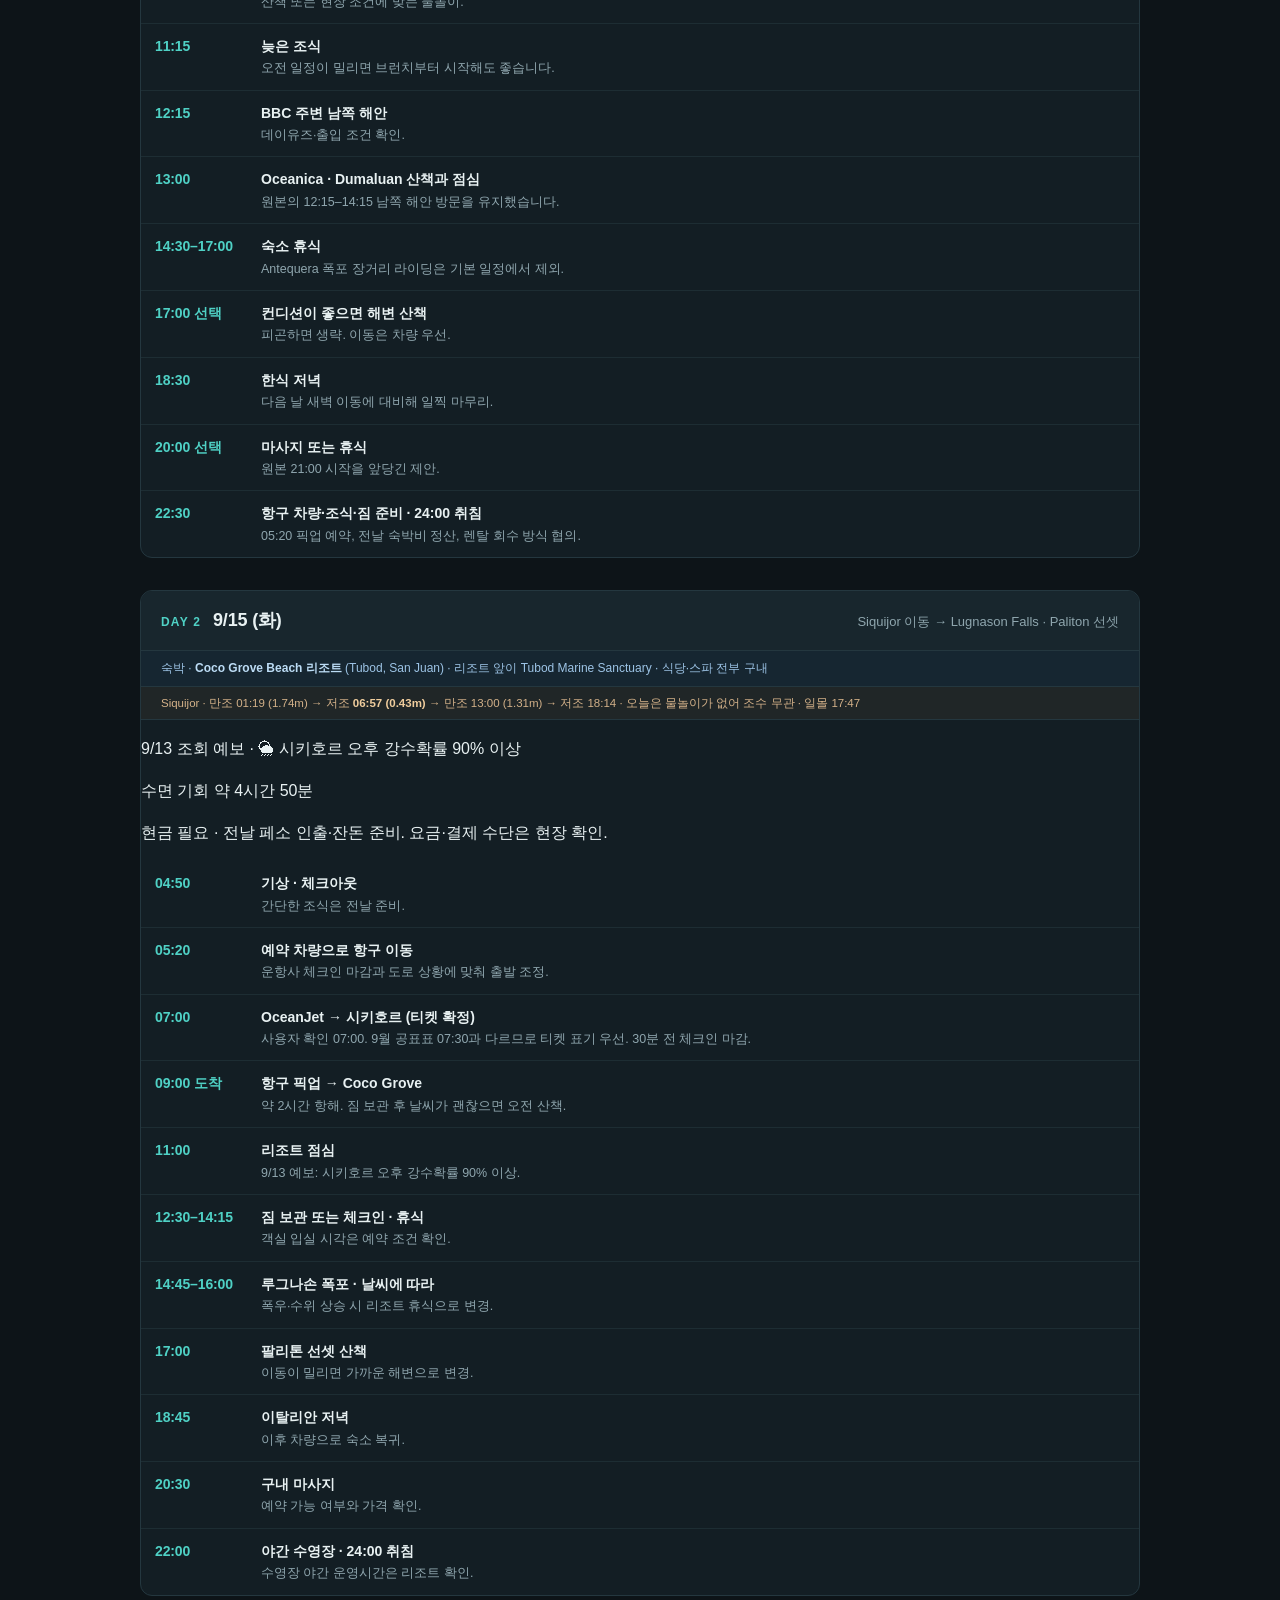
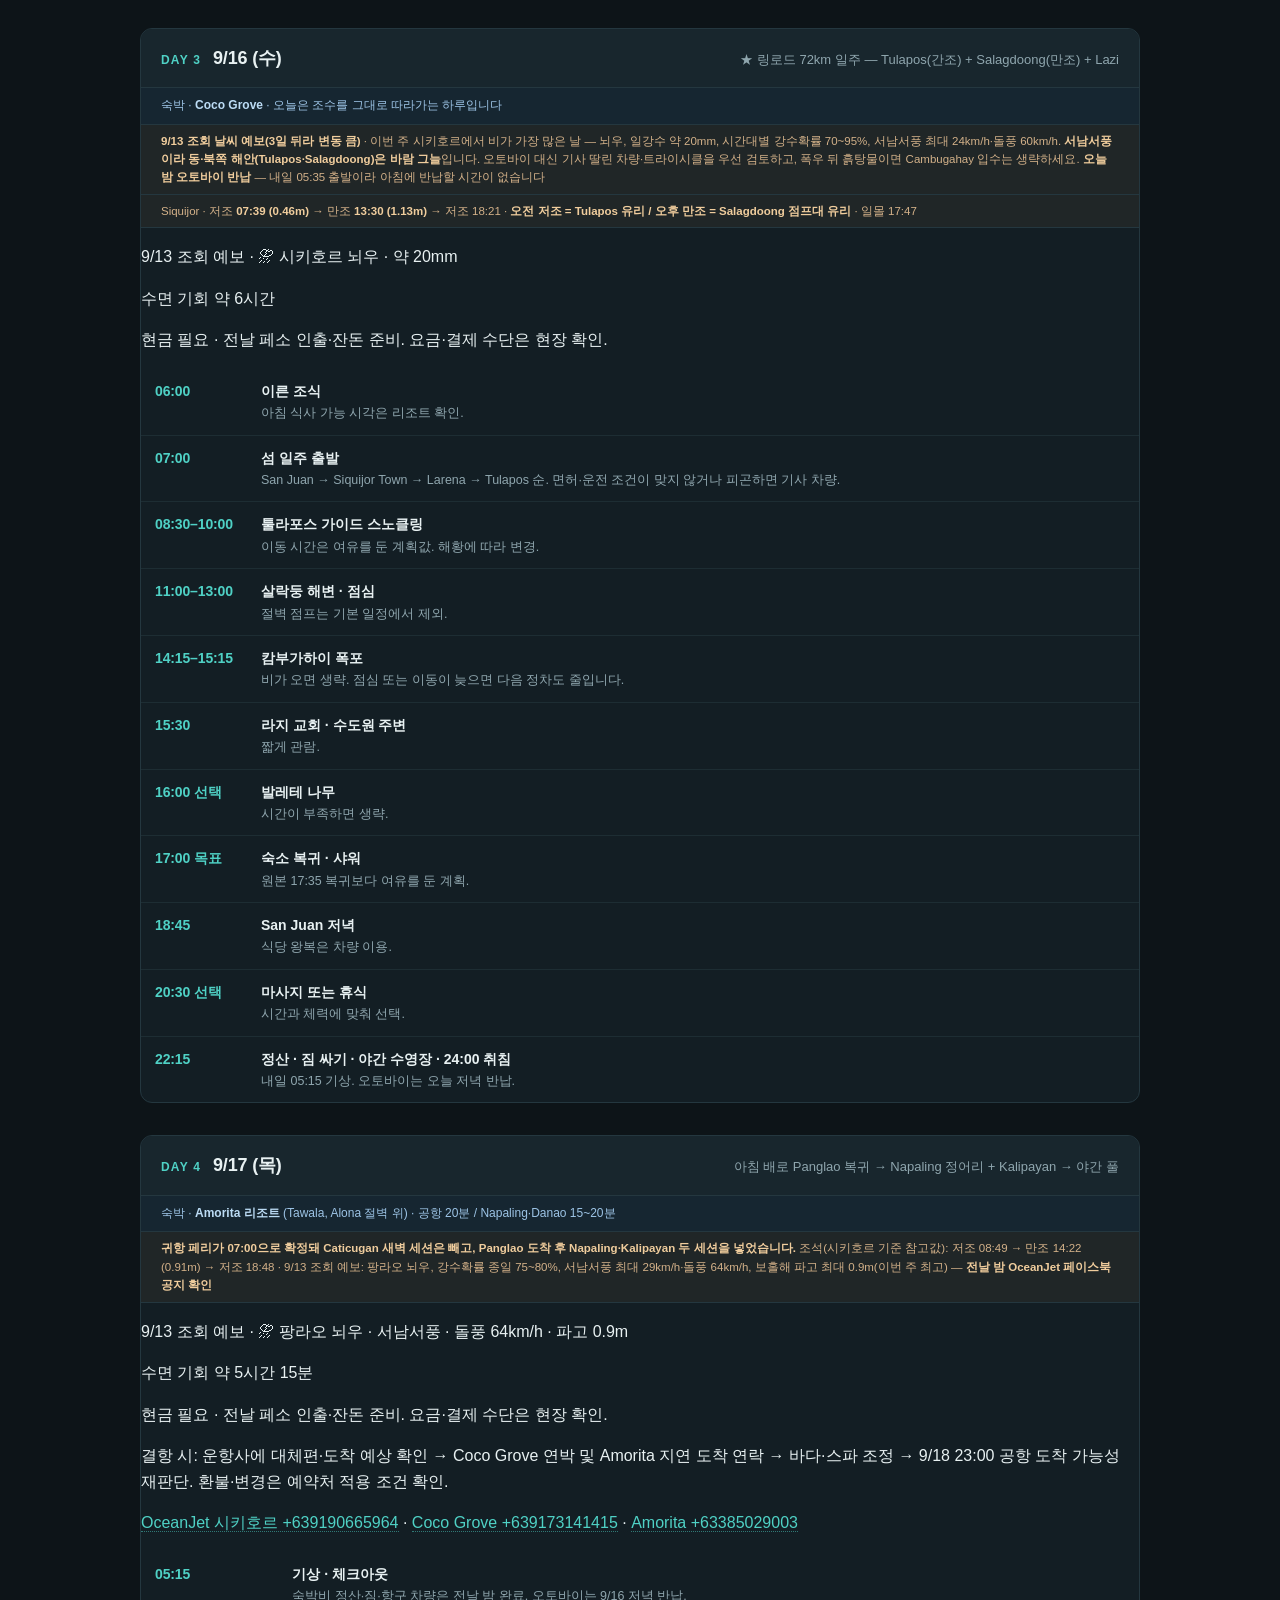
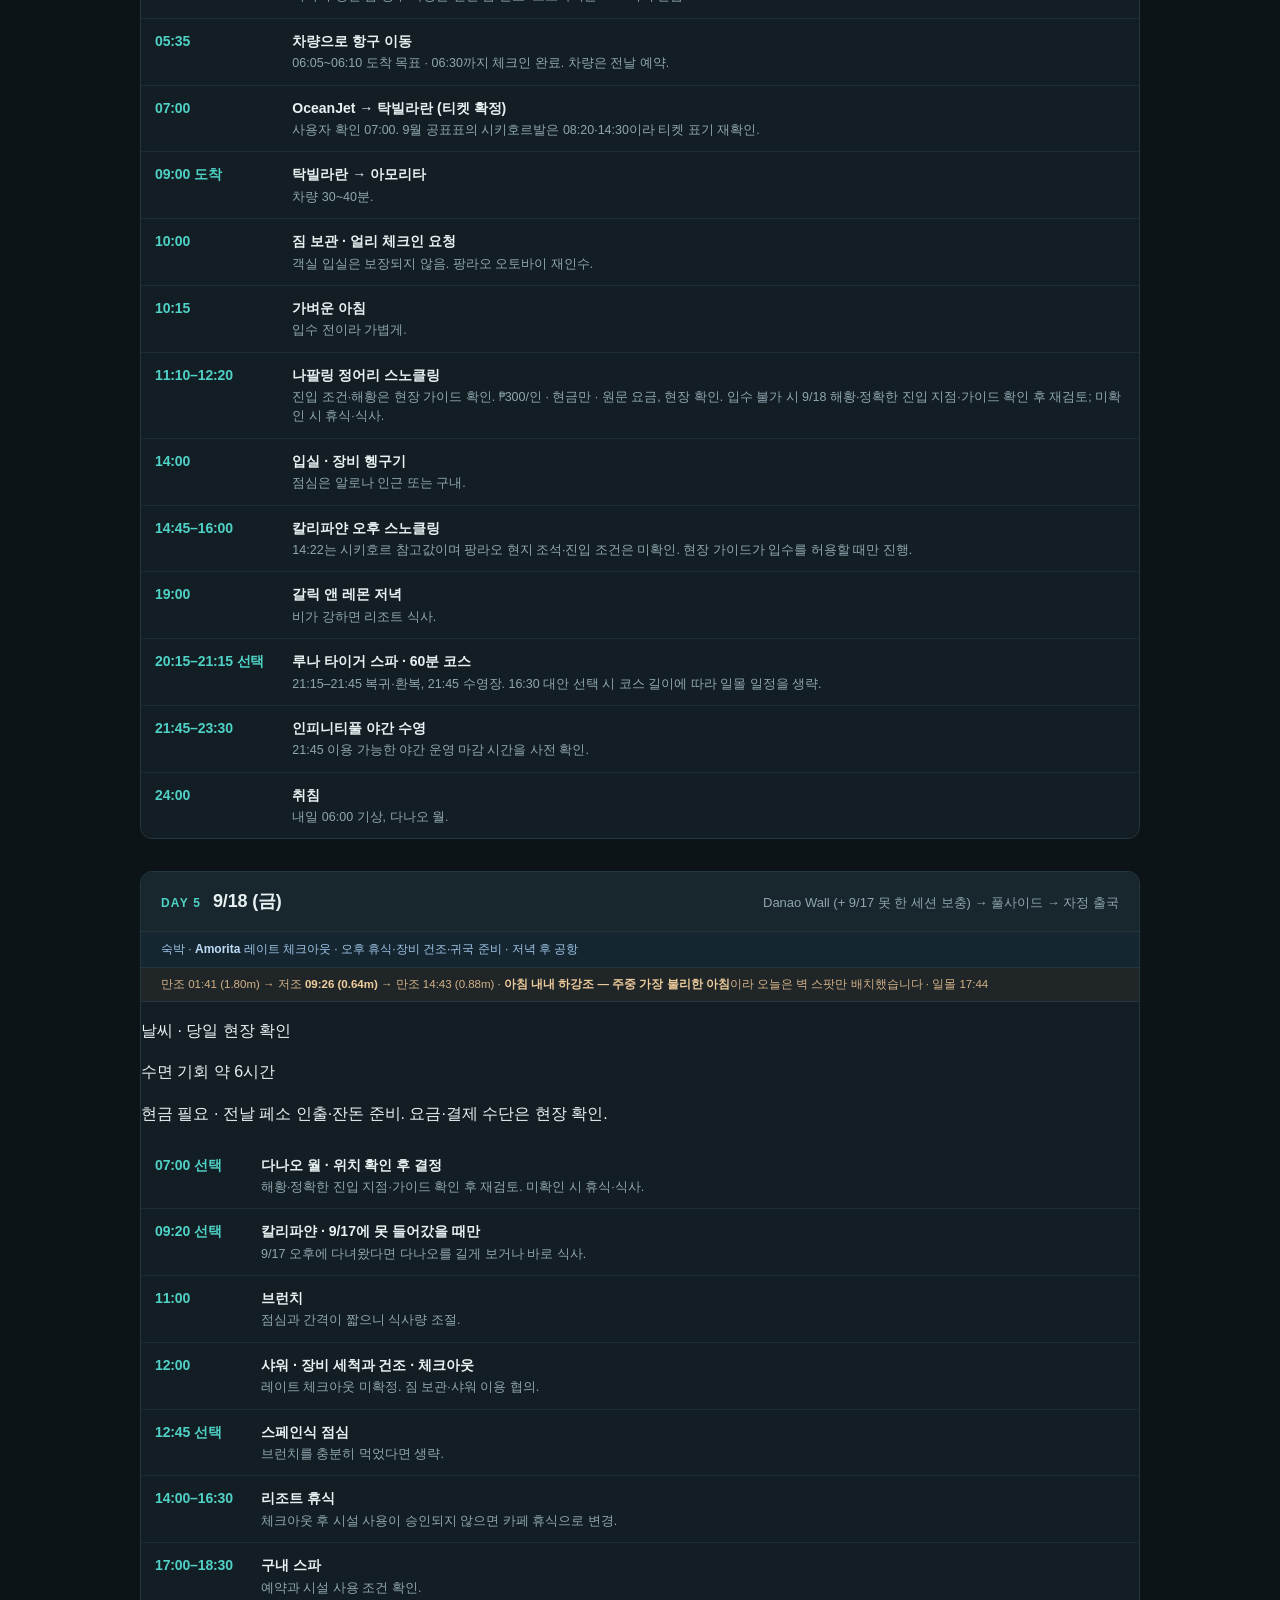
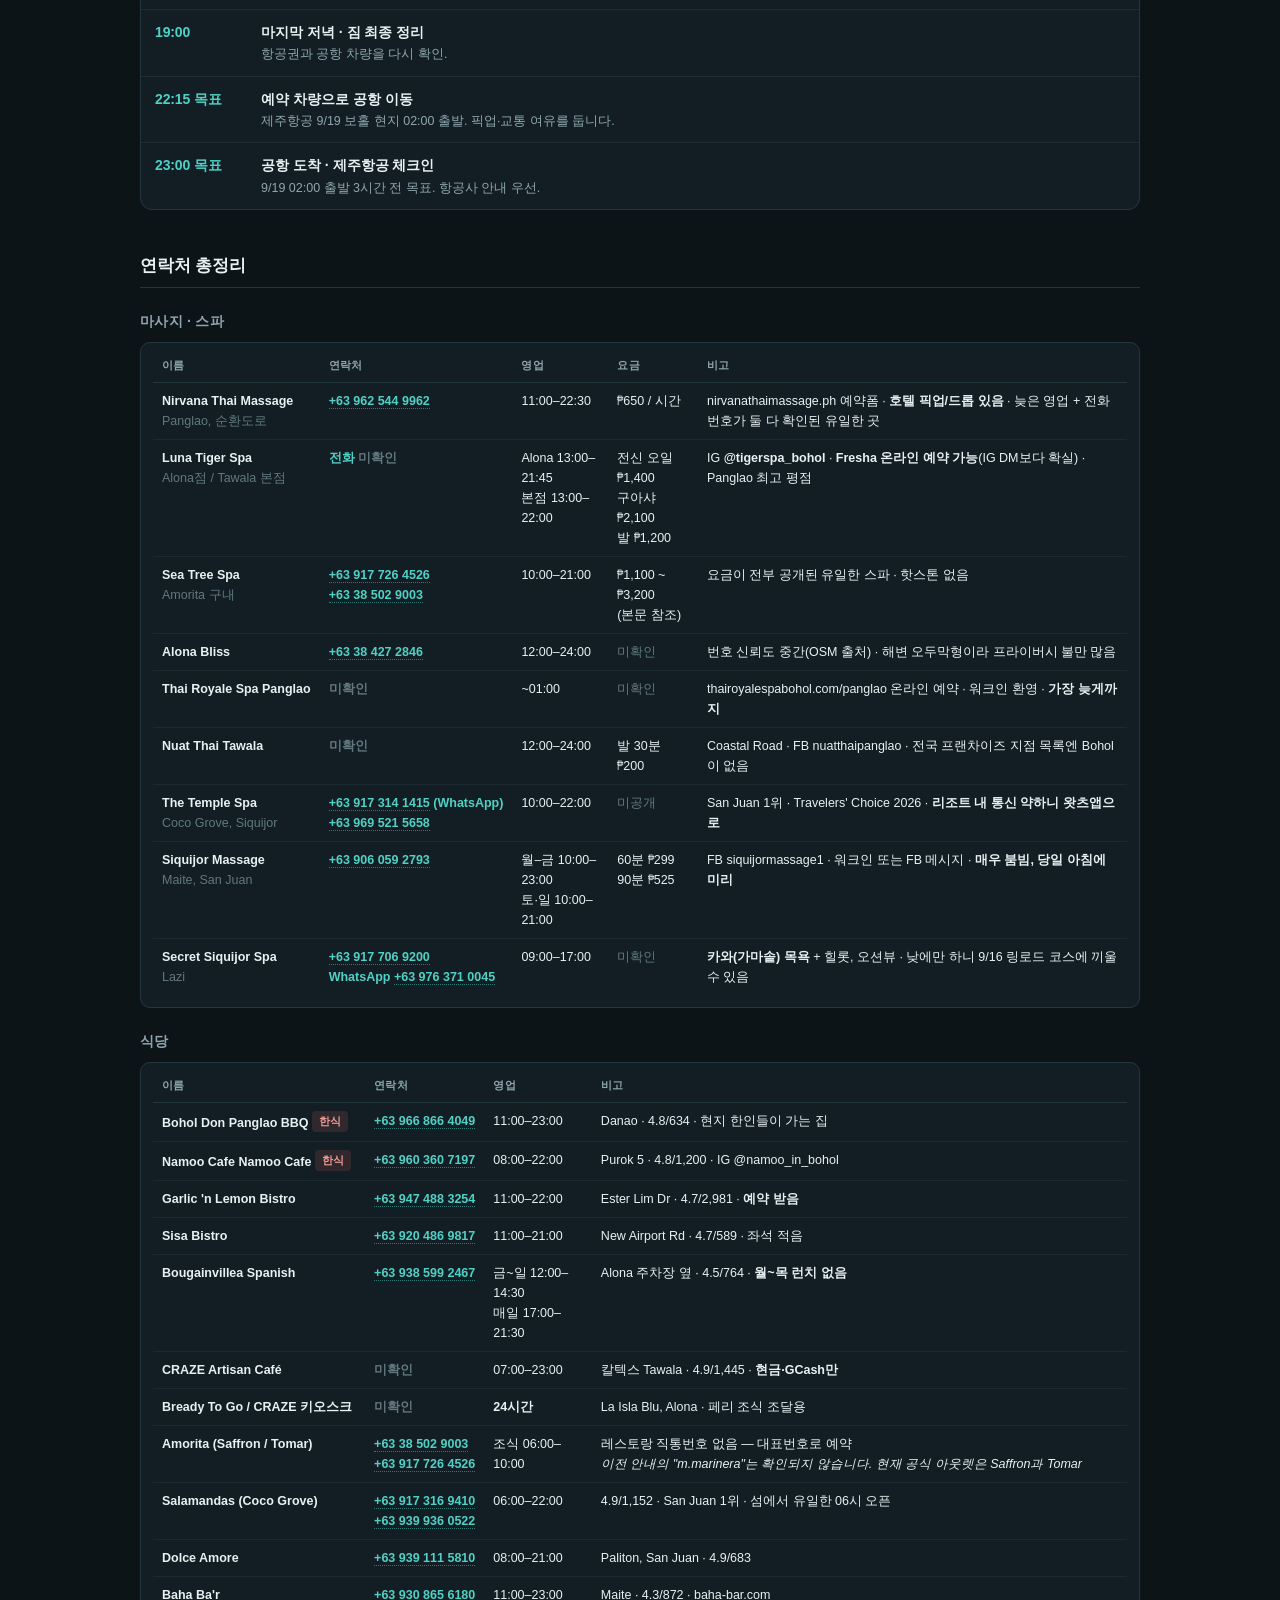
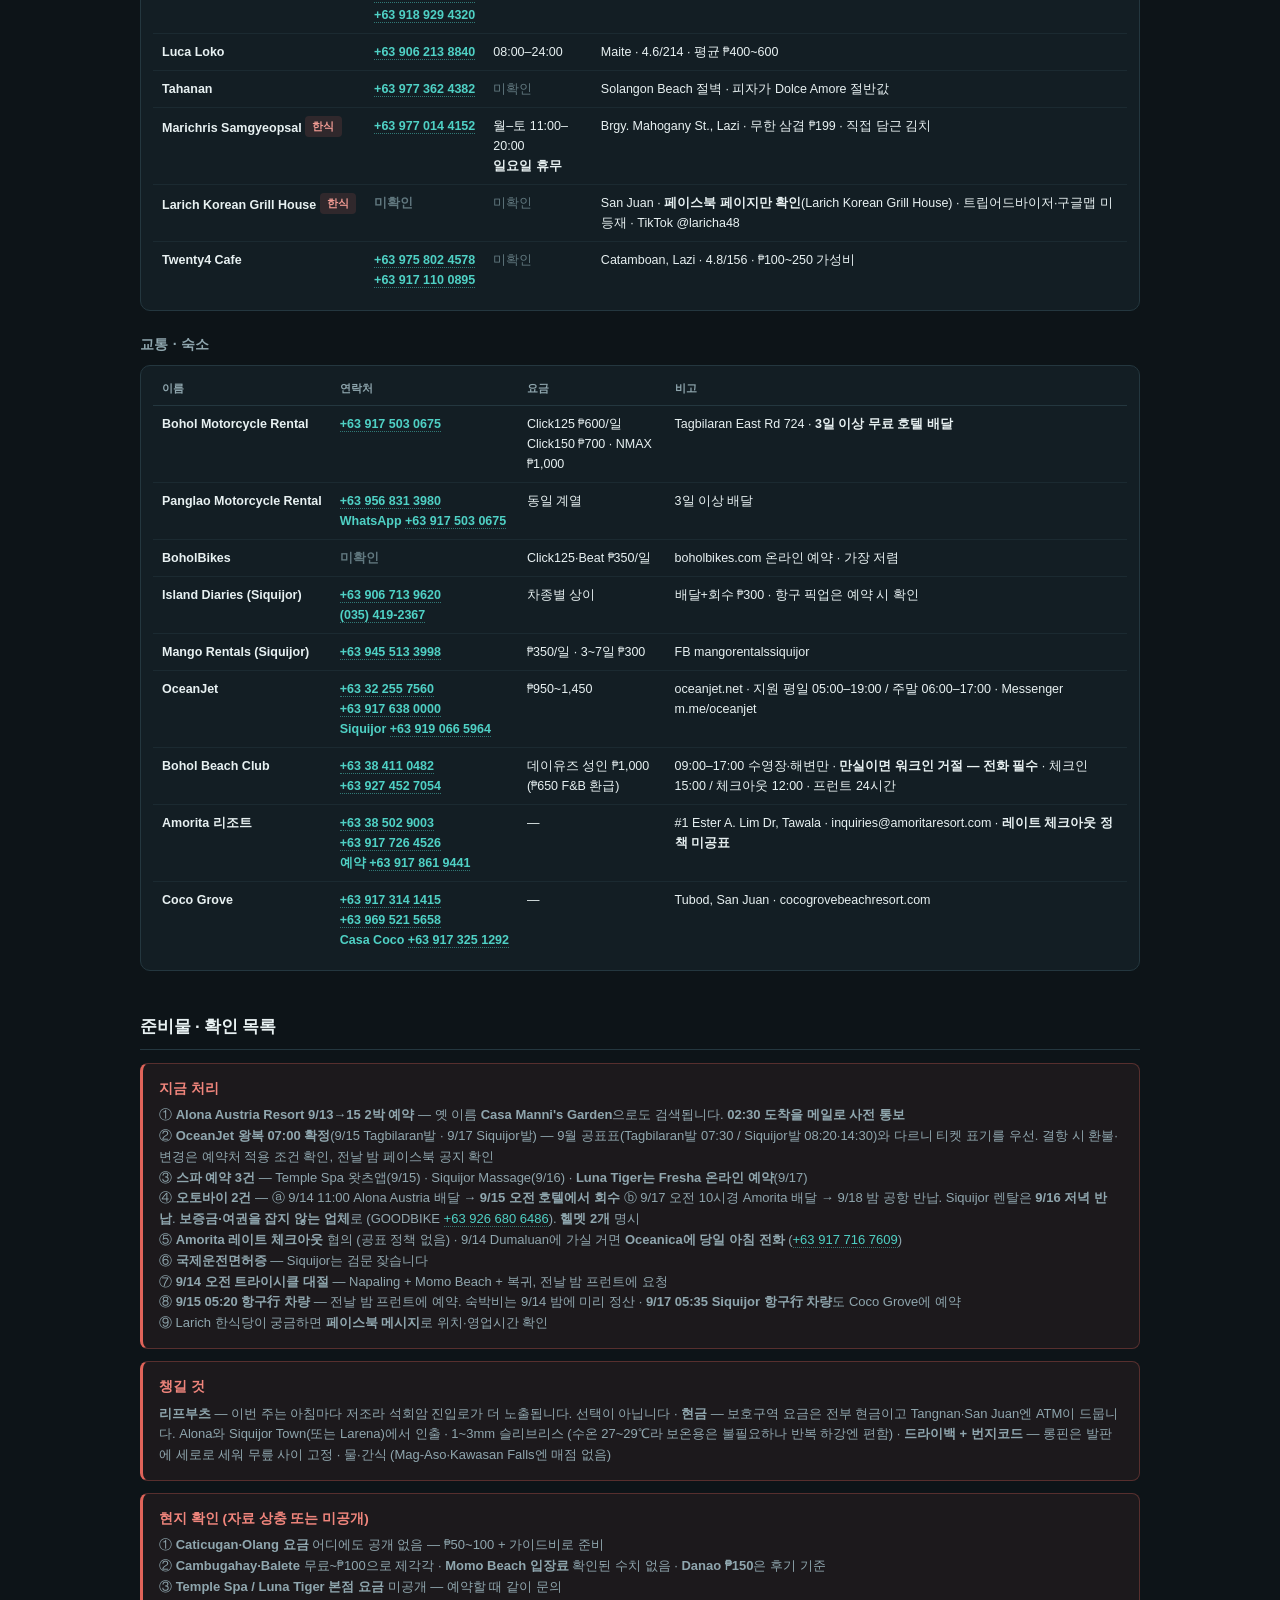
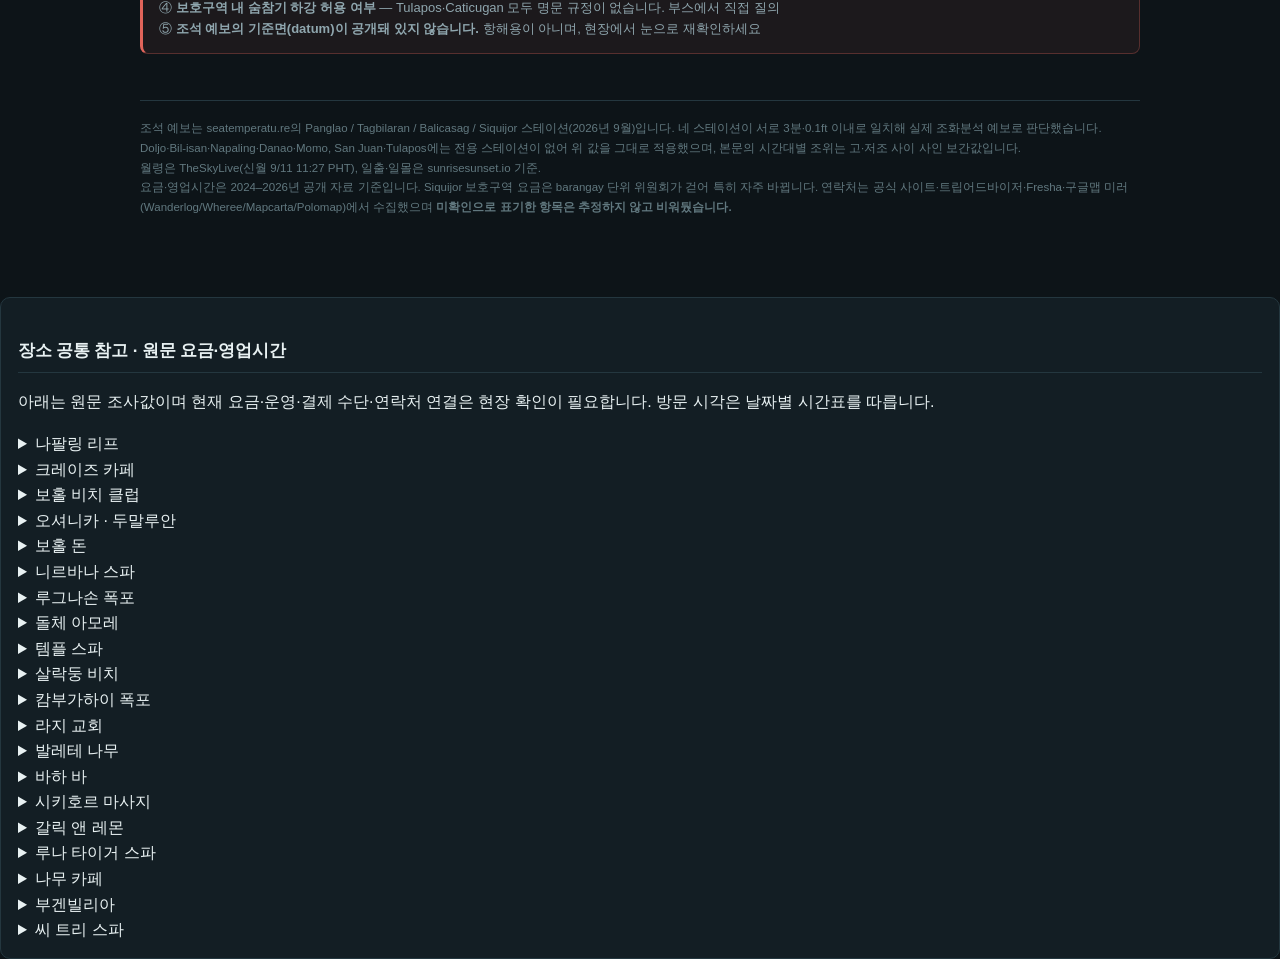
<file: original-complete.html>
<!DOCTYPE html>
<html lang="ko">
<head>
<meta charset="utf-8">
<meta name="viewport" content="width=device-width, initial-scale=1, viewport-fit=cover">
<meta name="theme-color" content="#0d1418">
<meta name="apple-mobile-web-app-capable" content="yes">
<meta name="apple-mobile-web-app-title" content="Bohol 2026">
<link rel="icon" href="data:image/svg+xml,%3Csvg xmlns='http://www.w3.org/2000/svg' viewBox='0 0 32 32'%3E%3Crect width='32' height='32' rx='7' fill='%230d1418'/%3E%3Cpath d='M4 20c3-3 5 1 8-2s5 1 8-2 5 1 8-2' stroke='%234fd1c5' stroke-width='2.4' fill='none' stroke-linecap='round'/%3E%3C/svg%3E">
<title>Panglao · Siquijor · 2026.09.13–18</title>
<style>
  :root{
    --bg:#0d1418; --panel:#131e24; --panel2:#18262d; --line:#24373f;
    --ink:#e8f1f2; --dim:#8fa6ae; --dimmer:#61787f;
    --aqua:#4fd1c5; --deep:#3b82c4; --sun:#e0a458; --warn:#e0645a; --leaf:#7fc48a; --rose:#d98aa8; --lilac:#b49ae0;
  }
  *{box-sizing:border-box}
  body{margin:0;background:var(--bg);color:var(--ink);
    font-family:-apple-system,BlinkMacSystemFont,"Pretendard","Apple SD Gothic Neo","Noto Sans KR",sans-serif;
    line-height:1.6;-webkit-font-smoothing:antialiased}
  .wrap{max-width:1040px;margin:0 auto;padding:32px 20px 80px}
  html{scroll-behavior:smooth}
  [id]{scroll-margin-top:60px}

  header{border-bottom:1px solid var(--line);padding-bottom:22px;margin-bottom:24px}
  h1{font-size:26px;margin:0 0 6px;letter-spacing:-.02em}
  .sub{color:var(--dim);font-size:14px}
  .tags{margin-top:13px;display:flex;flex-wrap:wrap;gap:6px}
  .tag{font-size:11.5px;padding:4px 10px;border-radius:100px;background:var(--panel2);
    color:var(--dim);border:1px solid var(--line)}

  h2{font-size:17px;margin:42px 0 13px;padding-bottom:8px;border-bottom:1px solid var(--line);letter-spacing:-.01em}
  h2:first-of-type{margin-top:24px}
  h3.sec{font-size:14px;margin:22px 0 9px;color:var(--dim);letter-spacing:.02em}

  .lead{background:linear-gradient(90deg,rgba(224,100,90,.11),rgba(224,100,90,.02));
    border:1px solid rgba(224,100,90,.3);border-left:3px solid var(--warn);
    border-radius:8px;padding:15px 17px;margin-bottom:22px;font-size:13.5px;color:#f0d5d2}
  .lead b{color:#f5a49c}

  /* tide table */
  .tt{width:100%;border-collapse:collapse;font-size:12.5px;margin-bottom:10px}
  .tt th{text-align:center;padding:8px 6px;border-bottom:1px solid var(--line);
    color:var(--dim);font-weight:600;font-size:11px;letter-spacing:.03em}
  .tt th:first-child{text-align:left}
  .tt td{padding:9px 6px;border-top:1px solid rgba(36,55,63,.5);text-align:center;
    font-variant-numeric:tabular-nums}
  .tt td:first-child{text-align:left;font-weight:600;color:var(--ink);white-space:nowrap}
  .hi{color:#7db4e6}
  .lo{color:var(--sun)}
  .tt .m{font-size:10.5px;color:var(--dimmer);display:block}
  .tt tr.mark td{background:rgba(79,209,197,.06)}

  .bar{display:flex;height:26px;border-radius:4px;overflow:hidden;margin:4px 0 14px;font-size:9.5px}
  .bar div{display:flex;align-items:center;justify-content:center;color:#0d1418;font-weight:700;text-align:center;line-height:1.1}

  .day{margin-bottom:32px;background:var(--panel);border:1px solid var(--line);border-radius:12px;overflow:hidden}
  .dayhead{padding:15px 20px;background:var(--panel2);border-bottom:1px solid var(--line);
    display:flex;align-items:baseline;gap:12px;flex-wrap:wrap}
  .dnum{font-size:12px;font-weight:700;letter-spacing:.1em;color:var(--aqua)}
  .ddate{font-size:18px;font-weight:600;letter-spacing:-.01em}
  .dtheme{font-size:13px;color:var(--dim);margin-left:auto}
  .stay{padding:8px 20px;background:rgba(59,130,196,.08);border-bottom:1px solid var(--line);
    font-size:12px;color:#9dc4e6}
  .stay b{color:#bcdcf5}
  .tideline{padding:7px 20px;background:rgba(224,164,88,.06);border-bottom:1px solid var(--line);
    font-size:11.5px;color:#d3b189;font-variant-numeric:tabular-nums}
  .tideline b{color:#f0cd9d}

  table.sched{width:100%;border-collapse:collapse}
  .sched td{padding:11px 14px;vertical-align:top;border-top:1px solid rgba(36,55,63,.6);font-size:14px}
  .sched tr:first-child td{border-top:none}
  .t{white-space:nowrap;width:106px;font-variant-numeric:tabular-nums;color:var(--aqua);
    font-weight:600;font-size:13.5px;letter-spacing:-.01em}
  .place{font-weight:600;display:block;margin-bottom:2px}
  .note{color:var(--dim);font-size:12.5px;line-height:1.55}
  .note em{color:var(--sun);font-style:normal}
  .ct{display:block;margin-top:4px;font-size:11.5px;color:#8fb8cf;font-variant-numeric:tabular-nums}
  .ct b{color:#b8d7e8}

  tr.hero td{background:rgba(79,209,197,.055)}
  tr.hero .t{color:#7ee8dd}
  tr.ride td{background:rgba(224,164,88,.045)}
  tr.ride .t{color:#eab97a}
  tr.food td{background:rgba(217,138,168,.05)}
  tr.food .t{color:#e2a6be}
  tr.spa td{background:rgba(180,154,224,.055)}
  tr.spa .t{color:#c3a4e0}
  tr.move .t{color:var(--dimmer)}
  tr.move .place{font-weight:500;color:var(--dim)}
  tr.rest .t{color:var(--dimmer)}
  tr.rest .place{font-weight:500;color:var(--dim)}

  .pill{display:inline-block;font-size:10.5px;padding:2px 7px;border-radius:4px;margin-left:6px;
    vertical-align:2px;font-weight:600;letter-spacing:.02em}
  .p-new{background:rgba(79,209,197,.2);color:var(--aqua)}
  .p-shore{background:rgba(127,196,138,.15);color:var(--leaf)}
  .p-moto{background:rgba(224,164,88,.15);color:var(--sun)}
  .p-food{background:rgba(217,138,168,.14);color:var(--rose)}
  .p-spa{background:rgba(180,154,224,.15);color:#c3a4e0}
  .p-kr{background:rgba(224,100,90,.14);color:#ef9a92}
  .p-tide{background:rgba(59,130,196,.16);color:#8fc0ea}
  .p-warn{background:rgba(224,100,90,.18);color:#f0857c}

  .grid{display:grid;grid-template-columns:repeat(auto-fit,minmax(280px,1fr));gap:12px}
  .card{background:var(--panel);border:1px solid var(--line);border-radius:10px;padding:15px 17px}
  .card h3{margin:0 0 9px;font-size:13.5px;color:var(--aqua)}
  .card ul{margin:0;padding-left:17px;font-size:13px;color:var(--dim)}
  .card li{margin-bottom:5px}
  .card li b{color:var(--ink);font-weight:600}

  .alert{background:rgba(224,100,90,.07);border:1px solid rgba(224,100,90,.3);
    border-left:3px solid var(--warn);border-radius:8px;padding:14px 16px;margin-bottom:12px;font-size:13px}
  .alert h3{margin:0 0 6px;font-size:13.5px;color:#f0857c}
  .alert p{margin:0;color:var(--dim)}
  .alert.ok{background:rgba(127,196,138,.06);border-color:rgba(127,196,138,.3);border-left-color:var(--leaf)}
  .alert.ok h3{color:var(--leaf)}

  .ftable{width:100%;border-collapse:collapse;font-size:12.5px}
  .ftable th{text-align:left;padding:8px 9px;border-bottom:1px solid var(--line);
    color:var(--dim);font-weight:600;font-size:11px;letter-spacing:.03em}
  .ftable td{padding:8px 9px;border-top:1px solid rgba(36,55,63,.5);font-size:12.5px;vertical-align:top}
  .ftable .nm{font-weight:600;color:var(--ink);white-space:nowrap}
  .ph{color:var(--aqua);font-variant-numeric:tabular-nums;white-space:nowrap;font-weight:600}
  .nv{color:var(--dimmer);font-style:normal}

  footer{margin-top:46px;padding-top:18px;border-top:1px solid var(--line);
    font-size:11.5px;color:var(--dimmer);line-height:1.7}
  a.tel{color:var(--aqua);text-decoration:none;border-bottom:1px dotted rgba(79,209,197,.5);
    font-variant-numeric:tabular-nums;white-space:nowrap}
  .jump{position:sticky;top:0;z-index:50;display:none;gap:6px;
    background:rgba(13,20,24,.94);backdrop-filter:blur(8px);
    border-bottom:1px solid var(--line);padding:9px 12px;margin:0 -14px 18px;
    overflow-x:auto;-webkit-overflow-scrolling:touch}
  .jump a{flex:0 0 auto;font-size:12.5px;font-weight:600;text-decoration:none;
    color:var(--dim);background:var(--panel2);border:1px solid var(--line);
    border-radius:100px;padding:7px 13px;white-space:nowrap}

  /* ---------- mobile ---------- */
  @media(max-width:640px){
    .jump{display:flex}
    .wrap{padding:22px 14px 64px}
    h1{font-size:21px}
    h2{font-size:16.5px;margin:34px 0 12px}
    h3.sec{font-size:13.5px}
    .sub{font-size:13px}
    .tag{font-size:11.5px}

    /* itinerary rows — bigger, not smaller */
    .sched td{padding:12px 10px;font-size:14.5px}
    .t{width:68px;font-size:13px;letter-spacing:-.02em}
    .place{font-size:15px;line-height:1.45}
    .note{font-size:13.5px;line-height:1.65}
    .ct{font-size:12.5px;line-height:1.6}
    .pill{font-size:11px;padding:2px 6px;margin-left:4px}

    .dayhead{padding:14px 15px}
    .ddate{font-size:19px}
    .dtheme{margin-left:0;width:100%;font-size:13px}
    .stay,.tideline{padding:9px 15px;font-size:12.5px;line-height:1.55}

    .card{padding:15px 15px}
    .card h3{font-size:14.5px}
    .card ul{font-size:14px;padding-left:16px}
    .card li{margin-bottom:7px}
    .alert{font-size:14px;padding:14px 15px}
    .alert h3{font-size:14.5px}
    .alert p{font-size:13.5px;line-height:1.7}
    .qa p,.qa .ans{font-size:14px}
    .lead{font-size:14px;line-height:1.75}

    /* wide tables: scroll sideways instead of shrinking the type */
    .card:has(.tt),.card:has(.ftable){overflow-x:auto;-webkit-overflow-scrolling:touch}
    .card:has(.tt)::before,.card:has(.ftable)::before{
      content:"← 좌우로 밀어서 보기 →";display:block;position:sticky;left:0;
      font-size:11.5px;color:var(--dimmer);padding:2px 0 8px;letter-spacing:.03em}
    .tt{font-size:13px;min-width:580px}
    .tt td,.tt th{padding:10px 7px}
    /* keep the date column pinned while scrolling sideways */
    .tt th:first-child,.tt td:first-child{position:sticky;left:0;z-index:2;
      background:var(--panel);box-shadow:6px 0 6px -6px rgba(0,0,0,.6)}
    .tt tr.mark td:first-child{background:#17292e}
    .ftable th:first-child,.ftable td:first-child{position:sticky;left:0;z-index:2;
      background:var(--panel);box-shadow:6px 0 6px -6px rgba(0,0,0,.6)}
    .tt .m{font-size:11px}
    .ftable{font-size:13.5px;min-width:620px}
    .ftable td,.ftable th{padding:10px 9px}

    .bar{height:38px;font-size:9.5px}
    .wind{font-size:10px}
    .wind div{padding:8px 2px}
    footer{font-size:12px}
  }
  @media(max-width:380px){
    .sched td{font-size:14px;padding:11px 8px}
    .t{width:60px;font-size:12.5px}
    .place{font-size:14.5px}
  }

  .mapq{display:block;margin-top:6px;font-size:11.5px;color:var(--aqua)}
  .mapq a{color:var(--aqua);text-decoration:none;border-bottom:1px dotted rgba(79,209,197,.55)}

</style>
<style>
  .mapq{display:block;margin-top:6px;font-size:11.5px;color:var(--aqua)}
  .mapq a{color:var(--aqua);text-decoration:none;border-bottom:1px dotted rgba(79,209,197,.55)}
</style>
</head>
<body><div style="background:#fff4d4;color:#473c28;padding:20px;font:14px/1.8 sans-serif"><b>여행계획표 원문 전체 · 이전 조사 내용 보존</b><br>최신 사용자 확인: 제주항공 9/13 21:00 인천 출발 → 9/14 02:00 팡라오 도착. 귀국은 9/19 보홀 현지 02:00 팡라오 출발 → 인천. 9/18 23:00 공항 도착 목표.<br>아래는 조석·요금·영업시간·연락처·대안까지 보존한 원문입니다. 원문의 항공 표기와 충돌하면 위 최신 항공 일정을 우선하세요. <button onclick="window.print()">원문 인쇄 / PDF</button></div>
<div class="wrap">

<nav class="jump"><a href="#d14">14일 Napaling</a><a href="#d15">15일 Siquijor</a><a href="#d16">16일 링로드</a><a href="#d17">17일 Napaling</a><a href="#d18">18일 Danao</a><a href="#tides">조석표</a><a href="#contacts">연락처</a></nav>
<header>
  <h1>Panglao · Siquijor — 여행 일정표</h1>
  <div class="sub">9/13 21:00 KST 인천 출발 → 9/14 02:00 PHT 팡라오 도착 · 귀국 9/19 02:00 PHT 팡라오 출발 · <b>Alona Austria 2박</b> → Coco Grove 2박 → Amorita 1박</div>
  <div class="tags">
    <span class="tag">일출 05:34 / 일몰 17:44~17:47</span>
    <span class="tag">신월 9/11 → 대조기 직후</span>
    <span class="tag">해변 근접 드롭오프 위주</span>
    <span class="tag">오토바이</span>
    <span class="tag">폭포 ○ 동굴 ✕</span>
    <span class="tag">매 끼니 · 매일 밤 마사지</span>
  </div>
</header>


<div class="lead">
  <b>먼저 알아두셔야 할 것 — 이번 주는 조석이 불리하게 걸립니다.</b><br><br>
  아침 골든윈도우(07~10:30)에 <b>간조가 정확히 들어옵니다.</b> 저조 시각이 14일 06:16 → 15일 06:58 → 16일 07:40 → 17일 08:27 → 18일 09:26으로 매일 45분씩 늦어집니다.
  반대로 <b>만조는 전부 한밤중(00:00~01:41) 아니면 오후(12:30~14:43)</b>입니다. 그런데 오후 만조는 해풍 피크와 정확히 겹치죠.<br><br>
  즉 <b>"물도 많고 바람도 없는" 시간대가 이번 주엔 존재하지 않습니다.</b> 둘 중 하나를 골라야 하고, 저는 <b>바람을 택했습니다</b> — 물색과 시야를 결정하는 게 바람이지 수심이 아니기 때문입니다.<br><br>
  그래서 스팟을 <b>조수를 타는 곳</b>과 <b>안 타는 곳</b>으로 나눠 배치했습니다. 벽·드롭오프(Napaling·Danao Wall·Kalipayan·Caticugan)는 수심이 깊어 조수 영향이 작으니 아침 아무 때나 넣고, <b>리프 플랫을 걸어 건너야 하는 Momo Beach는 조수가 가장 좋은 9/14 오전에 못 박았습니다.</b> 그 뒤로는 계속 나빠지거든요.
</div>


<h2 id="tides">조석표 — 9/13~18, 2026</h2>

<h3 class="sec">Panglao / Tagbilaran (남쪽 해안 Bolod·Alona + 북서쪽 해안 Napaling·Danao·Momo 공통)</h3>
<div class="card" style="padding:6px 14px 14px">
<table class="tt">
  <tr><th>날짜</th><th>①</th><th>②</th><th>③</th><th>④</th><th>아침 창(07–10:30)</th></tr>
  <tr class="mark"><td>9/13 (일)</td><td class="lo">저 05:35<span class="m">0.46m</span></td><td class="hi">고 11:56<span class="m">1.74m</span></td><td class="lo">저 17:56<span class="m">0.58m</span></td><td class="hi">고 24:00<span class="m">1.71m</span></td><td>상승 · 양호</td></tr>
  <tr class="mark"><td>9/14 (월)</td><td class="lo">저 06:16<span class="m">0.40m</span></td><td class="hi">고 12:30<span class="m">1.55m</span></td><td class="lo">저 18:09<span class="m">0.64m</span></td><td>—</td><td><b style="color:#7ee8dd">상승 · 이번 주 최상</b></td></tr>
  <tr><td>9/15 (화)</td><td class="hi">고 00:23<span class="m">1.80m</span></td><td class="lo">저 06:58<span class="m">0.40m</span></td><td class="hi">고 13:03<span class="m">1.37m</span></td><td class="lo">저 18:20<span class="m">0.70m</span></td><td>상승 · 보통</td></tr>
  <tr><td>9/16 (수)</td><td class="hi">고 00:47<span class="m">1.83m</span></td><td class="lo">저 07:40<span class="m">0.46m</span></td><td class="hi">고 13:34<span class="m">1.19m</span></td><td class="lo">저 18:28<span class="m">0.73m</span></td><td>저조 걸침</td></tr>
  <tr><td>9/17 (목)</td><td class="hi">고 01:12<span class="m">1.83m</span></td><td class="lo">저 08:27<span class="m">0.52m</span></td><td class="hi">고 14:06<span class="m">1.01m</span></td><td class="lo">저 18:32<span class="m">0.79m</span></td><td>저조 정면</td></tr>
  <tr class="mark"><td>9/18 (금)</td><td class="hi">고 01:41<span class="m">1.80m</span></td><td class="lo">저 09:26<span class="m">0.64m</span></td><td class="hi">고 14:43<span class="m">0.88m</span></td><td class="lo">저 18:17<span class="m">0.79m</span></td><td><b style="color:#f0857c">하강 · 최악</b></td></tr>
</table>
</div>

<h3 class="sec">Siquijor (Tagbilaran보다 2~5분 이르고 고조가 0.03m 낮음 — 사실상 동일)</h3>
<p class="tideline">출처 비교: 원문 표는 seatemperatu.re 스테이션 값이며, 9/13 조회 tide-forecast.com 시키호르 저조·만조(9/14 06:35·12:50 / 9/15 07:19·13:23 / 9/16 08:03·13:53 / 9/17 08:49·14:22 / 9/18 09:42·14:50)와 20분 안팎 차이가 있습니다.</p>
<div class="card" style="padding:6px 14px 14px">
<table class="tt">
  <tr><th>날짜</th><th>①</th><th>②</th><th>③</th><th>④</th></tr>
  <tr><td>9/15 (화)</td><td class="hi">고 00:19<span class="m">1.74m</span></td><td class="lo">저 06:57<span class="m">0.43m</span></td><td class="hi">고 13:00<span class="m">1.31m</span></td><td class="lo">저 18:14<span class="m">0.70m</span></td></tr>
  <tr class="mark"><td>9/16 (수)</td><td class="hi">고 00:43<span class="m">1.80m</span></td><td class="lo">저 07:39<span class="m">0.46m</span></td><td class="hi">고 13:30<span class="m">1.13m</span></td><td class="lo">저 18:21<span class="m">0.73m</span></td></tr>
  <tr class="mark"><td>9/17 (목)</td><td class="hi">고 01:08<span class="m">1.80m</span></td><td class="lo">저 08:26<span class="m">0.55m</span></td><td class="hi">고 14:01<span class="m">0.98m</span></td><td class="lo">저 18:22<span class="m">0.76m</span></td></tr>
</table>
</div>

<div class="grid">
  <div class="card">
    <h3>조석 성격</h3>
    <ul>
      <li><b>혼합형(반일주조 우세)</b>인데 주 후반으로 갈수록 일조 부등이 커집니다</li>
      <li>오후 만조가 <b>1.74m(13일) → 0.88m(18일)</b>로 붕괴. 18일엔 오후 "만조"가 아침 간조보다 겨우 높습니다</li>
      <li>일교차 아니라 <b>달의 적위 변화</b> 때문입니다. 조차 자체는 1.3~1.4m로 주중 거의 일정</li>
      <li>신월 <b>9/11 11:27</b> → 대조기 피크는 9/12~14. 9/16~18은 소조 쪽으로 이행</li>
    </ul>
  </div>
  <div class="card">
    <h3>조수를 타는 스팟 / 안 타는 스팟</h3>
    <ul>
      <li><b>만조 필요</b> — Momo Beach(리프 사이 모래 통로), Dumaluan·Bolod 앞바다, Salagdoong 절벽 점프대</li>
      <li><b>간조가 유리</b> — Tulapos(해초밭 200m를 걸어 나감)</li>
      <li><b>거의 무관</b> — Napaling·Danao Wall·Kalipayan·Caticugan (전부 벽 또는 계단 진입)</li>
      <li>저조엔 <b>석회암 진입로가 노출</b>되니 어디든 리프부츠</li>
    </ul>
  </div>
  <div class="card">
    <h3>출처와 한계</h3>
    <ul>
      <li>seatemperatu.re의 Panglao / Tagbilaran / Balicasag / Siquijor 스테이션. 네 곳이 서로 3분·0.1ft 이내로 일치 — 실제 조화분석 예보로 판단됩니다</li>
      <li><b>Doljo·Bil-isan·Napaling·Danao·Momo, 그리고 San Juan·Tulapos에는 전용 스테이션이 없습니다.</b> 위 값을 그대로 씁니다</li>
      <li>기준면(datum) 미공개. <b>항해용 아님</b> — 현지에서 눈으로 재확인</li>
      <li>본문의 시간대별 조위는 위 고·저조 사이 사인 보간값입니다 (참고용)</li>
    </ul>
  </div>
</div>


<h2>확정 — 숙소와 오토바이</h2>

<div class="alert ok">
  <h3>Panglao 2박은 Alona Austria Resort로 확정</h3>
  <p><b>Parad Road, Brgy. Tawala</b> · 9/13→15 2박 · 1박 <b>약 ₱1,500~2,200</b> (US$25~36)<br>
  Booking <b>9.7 / 136건</b> · TripAdvisor <b>4.8 / 79건</b> · <b>청결도 9.8/10</b> — 이번에 조사한 전 숙소 중 최고<br>
  <b>24시간 프런트 + "24시간 체크인" 명시</b> · 24시간 경비 · 무료 주차 · Alona Beach 도보 5~9분(약 500m)<br>
  후기 공통: "메인 스트리트 바로 옆인데도 아주 조용하다" · "방이 티끌 하나 없고 침구는 부티크 호텔 수준"<br>
  <b>조식 없음</b> → 9/15 05:20 출발에 낭비될 조식이 애초에 없습니다<br>
  <em>예전 이름이 <b>Casa Manni's Garden</b>이라 일부 예약 사이트엔 옛 이름으로 남아 있습니다 (Booking URL도 casa-manni). 검색해서 안 나오면 그 이름으로.</em></p>
</div>

<div class="grid">
  <div class="card">
    <h3>왜 Henann이 아닌가</h3>
    <ul>
      <li>Henann Alona ₱7,500 · Henann Tawala ₱7,600 — <b>같은 값이면 해변에 붙은 Alona가 낫습니다.</b> 단체 관광객을 피하려고 Tawala를 고를 이유는, 호텔에 거의 없을 일정이라 성립하지 않습니다</li>
      <li>문제는 그 위가 아니라 <b>실사용 시간</b>입니다. 13일 15:00부터 방이 열리는데 들어가는 건 14일 02:40 — 첫날 밤은 11시간 넘게 빈 방입니다</li>
      <li>실제 사용: 3시간 20분 수면 + 낮잠 2시간 + 6시간 반 수면 = <b>2박 요금으로 12시간짜리 침대</b></li>
      <li>2박 차액 약 <b>₱11,000</b>(26만원)로 사는 게 "12시간 동안 더 좋은 침대"입니다. 리조트 경험은 <b>9/18 Amorita 인피니티풀</b>에 이미 있습니다</li>
      <li>덧붙여 Henann Alona는 <b>1박당 ₱3,000 보증금</b> — 2박이면 ₱6,000을 새벽 2시 40분에 잡힙니다</li>
    </ul>
  </div>
  <div class="card">
    <h3>탈락한 곳들 — 이유는 하나</h3>
    <ul>
      <li><b>02:40 입실 때문에 24시간 프런트가 필수</b>인데 Alona 숙소 상당수가 안 됩니다</li>
      <li>Alona Northland 07–23시 · Oasis Resort 06–22시 · Ohana 06–22시 · Bohol Sea Resort 07–23시</li>
      <li><b>Isis Bungalows</b> 09–22시 — 후기에 "리셉션 운영시간 때문에 늦은 도착이 제한된다", 확정 예약자를 돌려보낸 오버부킹 사례까지</li>
      <li><b>Kalipayan Beach Resort</b> 06–22시 — 리프는 진짜지만(3m→20m, 해변에서 헤엄쳐 감) 숙소가 Panglao 98곳 중 72위(3.2/57)에 <b>수돗물이 짠물</b>이라는 후기 반복. <b>묵지 말고 오토바이로 가세요</b></li>
      <li><b>Bathala Resort</b>(₱4,300)는 24시간이고 평이 좋지만 <b>"간판이 없어 찾기 어렵다"</b>는 지적이 반복 — 새벽 도착엔 실제 위험</li>
    </ul>
  </div>
</div>

<h3 class="sec">오토바이 — 1일 대여가 생각보다 까다롭습니다</h3>

<div class="alert">
  <h3>주의: "Alona 오토바이 렌탈"로 검색되는 상위 3개 사이트가 전부 같은 회사입니다</h3>
  <p>boholmotorcyclerental.com · panglaomotorcyclerental.com · islandrentals.ph — <b>주소가 전부 Tagbilaran East Road 724, Bool</b>이고 WhatsApp도 같은 번호(<a class="tel" href="tel:+639175030675">+63 917 503 0675</a>)입니다. 도메인 이름과 달리 <b>Alona에 매장이 없고</b>, 호텔 배달은 <b>3일 이상</b>부터입니다. 9/14 하루만 쓰실 거라 맞지 않습니다.</p>
</div>

<div class="card" style="padding:6px 12px 12px;margin-bottom:12px">
<table class="ftable">
  <tr><th>업체</th><th>연락처</th><th>요금</th><th>1일 대여</th><th>배달·회수</th><th>보증금</th></tr>
  <tr><td class="nm">GOODBIKE<br><span style="font-weight:400;color:var(--dimmer)">Tawala 소재</span></td><td class="ph"><a class="tel" href="tel:+639266806486">+63 926 680 6486</a><br>(WhatsApp/Viber)</td><td>Click 125i ₱600<br>Mio 125i ₱550<br>Click 150i ₱700</td><td>공식 3일 최소<br><b>1일 문의 필요</b></td><td style="color:var(--leaf)"><b>Panglao 내 무료</b></td><td style="color:var(--leaf)"><b>없음</b></td></tr>
  <tr><td class="nm">Bohol Bikes</td><td class="ph">전화 <span class="nv">미공개</span><br>boholbikes.com<br>FB: WeLoveMotorbikes</td><td>Click 125i · Beat<br><b>₱350부터</b></td><td style="color:var(--leaf)"><b>24시간 최소 — 가능</b></td><td style="color:var(--leaf)"><b>무료, 일수 제한 없음</b><br>영업 05:00–23:00</td><td>₱1,000 + <b style="color:#f0857c">여권 원본 보관</b></td></tr>
  <tr><td class="nm">Island Diaries</td><td class="ph"><a class="tel" href="tel:+639067139620">+63 906 713 9620</a><br>info@islanddiariesph.com</td><td>₱450/일</td><td style="color:var(--leaf)"><b>가능</b></td><td>₱300 (사무실 수령 시 무료)</td><td>있음, 금액 변동</td></tr>
  <tr><td class="nm">FILRU</td><td class="ph"><a class="tel" href="tel:+639771906500">+63 977 190 6500</a></td><td>Click 125Fi ₱500<br>NMAX 155 ₱750</td><td>2일 최소</td><td>Panglao 내 무료<br>06:00–20:00</td><td><span class="nv">미확인</span></td></tr>
</table>
<p style="font-size:11.5px;color:var(--dimmer);margin:10px 0 0">전 업체 <b>헬멧 2개 포함</b>이 표준입니다 — 다만 "1대당 1개"인 곳도 있으니 <b>예약할 때 2개를 명시</b>하세요. 보험은 사실상 없다고 보시면 됩니다(Bohol Bikes는 수리비 + 영업손실까지 임차인 부담을 명시). Alona Beach Road의 워크인 가게들은 실재하지만 온라인에 이름·주소가 잡히지 않습니다 — <b>13일 저녁에 10분만 걸어보시면</b> 원격으로 확인한 어떤 정보보다 나은 가격과 답을 얻으실 겁니다.</p>
</div>

<div class="grid">
  <div class="card">
    <h3>추천 순서</h3>
    <ul>
      <li><b>① GOODBIKE</b> — 보증금 없음, Tawala 소재, Panglao 무료 배달·회수. <b>3일 최소를 1일로 예외 처리해 달라고 왓츠앱으로 물어보세요.</b> 보증금이 없다는 게 결정적입니다</li>
      <li><b>② Island Diaries</b> — 값이 확정적입니다. <b>₱450 + 배달 ₱300 = 하루 ₱750 올인</b>, 1일 대여 명시, 헬멧 2개</li>
      <li><b>③ Bohol Bikes</b> — 05:00–23:00 영업이라 시간은 제일 좋은데 <b>여권 원본을 잡습니다.</b> 9/15 05:20 출발이라 위험 — 사본이나 사진으로 바꿔달라고 협상하고, 안 되면 다른 데로</li>
      <li>차종은 <b>Honda Click 125</b>가 낫습니다. 시트 아래 수납이 있고 2인 승차에 편하며 Antequera 오르막도 무난합니다</li>
    </ul>
  </div>
  <div class="card">
    <h3>반납 동선 — 여기가 함정입니다</h3>
    <ul>
      <li>9/15에 <b>05:20에 항구로 출발</b>하는데 그 시각에 여는 렌탈샵은 없습니다</li>
      <li><b>해법: 9/14 밤에 숙소 주차장에 세워두고 열쇠를 프런트에 맡기면 됩니다.</b> Alona Austria는 24시간 프런트 + 24시간 경비라 이게 가능합니다</li>
      <li>예약할 때 <b>"9월 15일 오전에 호텔에서 회수"</b>를 미리 합의해 두세요</li>
      <li>그래서 <b>보증금·여권을 잡지 않는 업체</b>가 중요합니다. 새벽에 돌려받을 방법이 없으니까요</li>
      <li>주차는 무료지만 후기에 <b>"오토바이 자리가 넉넉하진 않다"</b>는 언급이 있습니다</li>
    </ul>
  </div>
  <div class="card">
    <h3>서류 · 벌금</h3>
    <ul>
      <li><b>국제운전면허증은 법적 의무가 아닙니다.</b> 외국 면허가 <b>입국일로부터 90일</b> 유효합니다. 다만 원본 면허와 함께 제시해야 하고, 검문에서의 마찰을 줄이려면 있는 게 낫습니다</li>
      <li><b>헬멧 미착용 1차 ₱1,500</b> · 2차 ₱3,000 · 3차 ₱5,000. 헬멧에 ICC 인증 스티커가 있어야 합니다</li>
      <li><b>무면허 운전 ₱3,000</b></li>
      <li>인수 시 <b>사방 사진을 시각 기록과 함께</b> 남기고, 헬멧 2개 포함을 문자로 받아두세요</li>
      <li>2024~26년 Panglao 렌탈 사기·보증금 분쟁 사례는 <b>검색되지 않았습니다.</b> 다만 후기 표본 자체가 매우 적습니다</li>
    </ul>
  </div>
  <div class="card">
    <h3>연료</h3>
    <ul>
      <li>휘발유 <b>리터당 ₱57~65</b>로 잡으세요 (최신 확인치는 2025년 12월 ₱57)</li>
      <li>Click 125 만탱크 약 5.5L = <b>₱310~360</b>. Napaling 왕복과 Antequera 왕복을 합쳐도 넉넉합니다</li>
      <li>Bohol Motorcycle Rental 계열은 "만탱크 인도"를 명시. 나머지는 <b>미공개</b>니 인수 시 확인</li>
      <li>Alona·Napaling·Antequera 노선의 주유소 위치는 확인이 안 됐습니다 — <b>렌탈샵에 직접 물어보세요</b></li>
    </ul>
  </div>
</div>

<h3 class="sec">Dumaluan 앞바다 — 물이 들어오는 시간</h3>
<div class="card" style="padding:14px 16px;margin-bottom:12px">
  <p style="margin:0 0 10px;font-size:13.5px;color:var(--dim)"><b style="color:var(--ink)">Panglao 남쪽 해안은 조수가 전부입니다. 9/14 기준 낮에 제대로 수영할 수 있는 창은 딱 한 번 — 10:30~14:30 (만조 12:30, 1.55m).</b> 아침 06:16이 저조(0.40m)라 그때는 무릎 깊이로 한참 걸어야 합니다.</p>
  <div class="bar">
    <div style="flex:2;background:rgba(224,100,90,.55)">06:16 저조 0.40m<br>수영 불가</div>
    <div style="flex:2;background:rgba(224,164,88,.5)">09:00<br>0.87m</div>
    <div style="flex:3;background:rgba(79,209,197,.6)">10:30–14:30 · 만조 12:30 1.55m<br>유일한 수영 창</div>
    <div style="flex:2;background:rgba(224,164,88,.5)">16:30<br>0.9m</div>
    <div style="flex:2;background:rgba(224,100,90,.55)">18:09 저조 0.64m<br>수영 불가</div>
  </div>
  <p style="margin:0;font-size:12.5px;color:var(--dim)"><b style="color:#f0857c">오후 만조가 매일 낮아집니다</b> — 9/14 1.55m → 15일 1.37 → 16일 1.19 → 17일 1.01 → 18일 0.88m. <b>남쪽 해안에서 놀 거면 9/14 정오 전후가 여행 기간 중 유일한 기회</b>입니다.</p>
</div>



<h2>밥만 먹고 들어가는 법 — 확인했습니다</h2>

<div class="alert ok">
  <h3>맞습니다. 그리고 Bohol Beach Club보다 훨씬 낫습니다</h3>
  <p><b>Oceanica(구 South Palms)가 ₱500 전액 환급</b>입니다. 입장료 ₱500을 내면 그 전액이 레스토랑·바 크레딧이 돼요. 즉 <b>밥값만 내고 수영은 공짜</b>인 셈입니다. Bohol Beach Club은 ₱1,000 중 ₱650만 환급이니 비교가 안 됩니다.</p>
</div>

<div class="card" style="padding:6px 12px 12px;margin-bottom:12px">
<table class="ftable">
  <tr><th>리조트</th><th>입장료</th><th>환급</th><th>실부담</th><th>비고</th></tr>
  <tr><td class="nm">Oceanica (구 South Palms)<br><span style="font-weight:400;color:var(--dimmer)">Bolod</span></td><td class="ph">₱500</td><td style="color:var(--leaf)"><b>전액 F&B</b></td><td style="color:var(--leaf)"><b>0원</b></td><td>2026년 2월 후기·6월 가이드 양쪽에서 확인 · Oceanica Seafood 06:00–22:00 · <b><a class="tel" href="tel:+639177167609">+63 917 716 7609</a></b> / <a class="tel" href="tel:+63385028288">+63 38 502 8288</a><br><em>정식 데이유즈는 ₱888 (08:00–17:00, 풀·카약·SUP·테니스·South Farm 포함, F&B 크레딧 없음)</em></td></tr>
  <tr><td class="nm">Dumaluan (Semi Public 게이트)</td><td class="ph">₱100 + 주차 ₱20</td><td style="color:var(--leaf)">F&B 환급</td><td style="color:var(--leaf)">사실상 0원</td><td><b>이 스트립에서 가장 싼 게이트</b> · 2026년 2월 후기: "아주 적은 입장료인데 커피숍 쓰면 돌려받는다" · <b>038 502-9092</b><br><em>₱25 / ₱75 / ₱250 등 다른 숫자가 도는 건 <b>이름이 비슷한 업소가 3개</b>라서입니다 (Dumaluan Beach Resort / Dumaluan Semi Public / Marilou Resort) — 리뷰어마다 다른 게이트</em></td></tr>
  <tr><td class="nm">Bluewater Panglao<br><span style="font-weight:400;color:var(--dimmer)">Danao — 북서쪽 해안!</span></td><td class="ph">약 ₱1,000</td><td>₱700 F&B</td><td>₱300</td><td>09:00–17:00 · 점심 1식 + 음료 1잔 + 풀 + 카약/SUP + 타월 포함 · <b>Danao Wall 바로 그 해안</b>이라 오전 물놀이 끝내고 쓰기 좋음 · OTA에서 자주 매진</td></tr>
  <tr><td class="nm">Bohol Beach Club</td><td class="ph">₱1,000</td><td>₱650</td><td>₱350</td><td><b>식당만 이용하는 건 안 됩니다</b> — "샤워실·수영장·레스토랑 이용 불가, 그냥 입장료를 내라"가 공식 답변 · 만실이면 워크인 거절 · <b>사전 예약도 안 받고 당일 전화만</b> 받습니다</td></tr>
  <tr><td class="nm">The Bellevue (Doljo)</td><td class="ph" style="color:var(--leaf)">무료</td><td>—</td><td style="color:var(--leaf)">무료</td><td><b>"주차장에 대도 입장료도 안 받고 뭘 사라고도 안 한다"</b> — Panglao에서 가장 깔끔한 무료 옵션. 단 서쪽 해안(Doljo)</td></tr>
  <tr><td class="nm">Amarela / Henann / Amorita</td><td class="ph"><span class="nv">해당 없음</span></td><td>—</td><td>—</td><td>비투숙객 정책이 공표된 게 없습니다. Henann은 2018년에 데이유즈 ₱750이 있었으나 최근 Q&A는 전부 "투숙객만" · <b>대신 Alona·Libaong Beach 자체가 무료 공용</b></td></tr>
</table>
</div>

<h3 class="sec">아예 공짜로 들어가는 법 — Libaong에서 걸어 들어가기</h3>
<div class="card" style="padding:14px 16px;margin-bottom:12px">
  <p style="margin:0 0 9px;font-size:13.5px;color:var(--dim)"><b style="color:var(--ink)">Libaong Beach는 게이트가 없는 무료 공용 해변이고, 거기서 모래사장을 따라 Dumaluan까지 걸어갈 수 있습니다.</b> 실제로 Libaong 숙소에서 25분 걸어 Dumaluan까지 무료로 들어간 후기가 있습니다. Amarela 리조트도 Libaong에 면해 있어서 리조트를 상대할 필요가 없어요.</p>
  <p style="margin:0;font-size:13px;color:var(--dim)"><b style="color:#f0857c">단, 모래에는 앉을 수 있어도 리조트 선베드·데이베드·그늘은 못 씁니다.</b> 2026년 후기들이 일관되게 말합니다 — "해변 자체는 공용이지만 리조트 앞 그늘 구역은 사유라 투숙객이 아니면 못 쓴다", "경비가 선베드·빈백·그네에서 밀어낸다".</p>
</div>

<h3 class="sec">법적으로는 왜 되는가</h3>
<div class="card" style="padding:14px 16px;margin-bottom:12px">
  <p style="margin:0 0 9px;font-size:13px;color:var(--dim)"><b style="color:var(--ink)">필리핀 수자원법(PD 1067) 제51조</b> — 해안선을 따라 <b>도시지역 3m, 농업지역 20m, 산림지역 40m</b>가 "레크리에이션·항행·어로·구조를 위한 공용 지역권(easement of public use)"에 해당합니다. 민법상 해변과 전빈(foreshore)은 <b>공적 소유물</b>이라 등기가 어떻든 사유화가 불가능합니다.</p>
  <p style="margin:0 0 9px;font-size:13px;color:var(--dim)">→ 리조트는 <b>지역권 구간을 막거나 단순 통행에 요금을 매길 수 없습니다.</b> 요금을 받을 수 있는 건 자기 시설 — 선베드, 파라솔, 방갈로, 수영장, 샤워, 주차, 그리고 사유지를 가로지르는 통행뿐입니다.</p>
  <p style="margin:0;font-size:12.5px;color:var(--dimmer)"><b>Panglao 현실:</b> 2014년 행정명령 9호로 20m 구제구역이 지정됐고, 2018년 DENR 단속에서 <b>300여 업소 중 최소 87곳이 위반</b>으로 적발됐습니다. 그런데 여러 업소가 법원 가처분을 걸어 철거가 막혔어요. 결과적으로 지역권은 서류상 존재하고, 육지 쪽 게이트에서 요금을 받는 관행은 그대로 굴러갑니다. <b>다투지 마시고 그냥 Libaong에서 걸어 들어가거나 ₱100~500 내고 밥값으로 돌려받으세요.</b></p>
</div>


<h2>Dumaluan·Doljo에서 리프까지 들어갈 수 있나</h2>

<div class="alert">
  <h3>솔직히 말씀드리면 — 두 곳 다 "리프 엣지"까지는 못 갑니다</h3>
  <p>못 가보신 바다를 넣고 싶은 마음은 이해하는데, 이 두 곳은 <b>다른 이유로 각각 안 됩니다.</b> 대신 쓸모가 있는 방식이 따로 있어서 그쪽으로 넣었습니다.</p>
</div>

<div class="grid">
  <div class="card">
    <h3>Dumaluan / Bolod — 리프는 있는데 엣지가 멀다</h3>
    <ul>
      <li>남쪽 해안은 <b>넓고 아주 완만한 모래·해초 플랫</b>입니다. 후기 기준 "무릎 깊이로 100m쯤 걸어 나가야 수영이 된다"</li>
      <li>진짜 드롭오프는 다이브 사이트 이름이 아예 <b>"BBC"</b>인데, 모든 다이브샵이 <b>Alona에서 보트 15분 / 3.5km</b>로 표기합니다. 수심 4~30m. <b>헤엄쳐 갈 거리가 아닙니다</b></li>
      <li>플랫 위 스노클링은 됩니다 — 불가사리, 산호 패치, <b>흰동가리 가족</b>, 부이 친 보호구역. 다만 현지 다이브샵 평이 "모래가 일고 해조류가 떠다녀 시야가 나쁘다"</li>
      <li><b>성게 많고</b>, 간조엔 쓰레기·타이어가 드러난다는 후기도 있습니다</li>
      <li><b>결론:</b> 리프 엣지는 포기하고 <b>만조 때 플랫 스노클링 + 밥</b>으로. 9/14 만조 12:30(1.55m)이 <b>이번 주 유일한 창</b>입니다</li>
    </ul>
  </div>
  <div class="card">
    <h3>Doljo — 이름이 함정입니다</h3>
    <ul>
      <li>벽이 있는 <b>"Doljo Point"</b>는 해안에서 <b>8~15km 떨어진 보트 사이트</b>입니다(bangka 20~50분, 수심 40~80m). Doljo <b>해변</b>과 전혀 다른 곳이에요</li>
      <li>Doljo Beach 자체는 <b>간조에 수영이 불가능</b>하고 계절성 해조류가 심하다는 보고가 반복됩니다</li>
      <li>백사장 1.6km에 성수기에도 한산하고 <b>일몰이 훌륭</b>합니다. Bellevue 리조트 주차 무료</li>
      <li><b>결론:</b> 스노클링 말고 <b>일몰 라이딩 목적지</b>로. 그 옆 Marea Al Fresco(4.9/446, Bellevue 내)에서 저녁 먹기 좋습니다</li>
    </ul>
  </div>
  <div class="card">
    <h3>그럼 "해변에서 리프까지"가 되는 곳은</h3>
    <ul>
      <li><b>Momo Beach</b> — 모래 통로로 들어가 짧게 헤엄치면 리프. 만조 필요 → <b>9/14 오전에 배정</b></li>
      <li><b>Danao / Tangnan</b> — 벽 상단 5m에서 25m로. Napaling과 같은 벽인데 티켓 없음 → <b>9/18 오전</b></li>
      <li><b>Kalipayan</b> — 3m에서 20m로. <b>남쪽 해안에서 유일</b>하게 해변에서 헤엄쳐 닿는 리프. Alona에서 걸어서도 감 → <b>9/18 오전</b></li>
      <li>세 곳 다 북서쪽 해안이거나 Alona 서쪽 끝입니다. 남쪽 해안 백사장에는 이런 지형이 없습니다 — 지질이 다릅니다</li>
    </ul>
  </div>
  <div class="card">
    <h3>못 가본 곳을 넣는다면 이렇게</h3>
    <ul>
      <li><b>Dumaluan</b> → 9/14 낮잠 대신, 만조 12:30 전후. Oceanica ₱500 전액환급으로 점심+수영</li>
      <li><b>Doljo</b> → 9/14 오후 플랜B(순환도로 일주)의 일몰 종점. Bellevue 주차 무료</li>
      <li><b>Libaong</b> → 무료 공용, 게이트 없음. Dumaluan까지 걸어 들어가는 출발점</li>
      <li><b>Bikini Beach</b> → 500m, 바위 진입인데 물이 맑고 산호·물고기 있음. 평일 한산, 주말엔 현지 가족들. 리프슈즈 필수</li>
    </ul>
  </div>
</div>


<h2>일정</h2>

<!-- DAY 0/1 -->
<div class="day" id="d14">
  <div class="dayhead">
    <span class="dnum">DAY 1</span><span class="ddate">9/14 (월)</span>
    <span class="dtheme">★ 조수 최상일 — Napaling + Momo 더블 세션</span>
  </div>
  <div class="stay">숙박 · <b>Alona Austria Resort</b> (Parad Road, Tawala) · 9/13→15 2박 · 24시간 프런트·경비 · 무료 주차 · Alona Beach 도보 5~9분</div>
  <div class="tideline">조석 · 저조 <b>06:16 (0.40m)</b> → 만조 <b>12:30 (1.55m)</b> → 저조 18:09 (0.64m) · <b>아침 내내 상승조 — 이번 주 유일하게 유리한 아침</b> · 일출 05:34 / 일몰 17:46</div>
  <p>9/13 조회 예보 · ☀ 가장 양호 · 팡라오</p><p>수면 기회 약 3시간</p><p>현금 필요 · 전날 페소 인출·잔돈 준비. 요금·결제 수단은 현장 확인.</p><table class="sched">
<tr><td class="t">02:00 PHT</td><td><span class="place">제주항공 · 팡라오 도착</span><div class="note">사용자 확인 시각. 입국 수속 후 예약 차량으로 숙소 이동.</div></td></tr>
<tr><td class="t">03:00 전후</td><td><span class="place">입실 · 수면</span><div class="note">늦은 체크인을 미리 협의. 피곤하면 아침 일정을 생략합니다.</div></td></tr>
<tr><td class="t">07:00–08:20</td><td><span class="place">나팔링 가이드 스노클링</span><div class="note">수면·해황이 괜찮을 때만. 오전 이동은 기사 차량.</div></td></tr>
<tr><td class="t">08:50–10:45</td><td><span class="place">모모 비치 · 선택 일정</span><div class="note">산책 또는 현장 조건에 맞는 물놀이.</div></td></tr>
<tr><td class="t">11:15</td><td><span class="place">늦은 조식</span><div class="note">오전 일정이 밀리면 브런치부터 시작해도 좋습니다.</div></td></tr>
<tr><td class="t">12:15</td><td><span class="place">BBC 주변 남쪽 해안</span><div class="note">데이유즈·출입 조건 확인.</div></td></tr>
<tr><td class="t">13:00</td><td><span class="place">Oceanica · Dumaluan 산책과 점심</span><div class="note">원본의 12:15–14:15 남쪽 해안 방문을 유지했습니다.</div></td></tr>
<tr><td class="t">14:30–17:00</td><td><span class="place">숙소 휴식</span><div class="note">Antequera 폭포 장거리 라이딩은 기본 일정에서 제외.</div></td></tr>
<tr><td class="t">17:00 선택</td><td><span class="place">컨디션이 좋으면 해변 산책</span><div class="note">피곤하면 생략. 이동은 차량 우선.</div></td></tr>
<tr><td class="t">18:30</td><td><span class="place">한식 저녁</span><div class="note">다음 날 새벽 이동에 대비해 일찍 마무리.</div></td></tr>
<tr><td class="t">20:00 선택</td><td><span class="place">마사지 또는 휴식</span><div class="note">원본 21:00 시작을 앞당긴 제안.</div></td></tr>
<tr><td class="t">22:30</td><td><span class="place">항구 차량·조식·짐 준비 · 24:00 취침</span><div class="note">05:20 픽업 예약, 전날 숙박비 정산, 렌탈 회수 방식 협의.</div></td></tr>
</table>
</div>

<!-- DAY 2 -->
<div class="day" id="d15">
  <div class="dayhead">
    <span class="dnum">DAY 2</span><span class="ddate">9/15 (화)</span>
    <span class="dtheme">Siquijor 이동 → Lugnason Falls · Paliton 선셋</span>
  </div>
  <div class="stay">숙박 · <b>Coco Grove Beach 리조트</b> (Tubod, San Juan) · 리조트 앞이 Tubod Marine Sanctuary · 식당·스파 전부 구내</div>
  <div class="tideline">Siquijor · 만조 01:19 (1.74m) → 저조 <b>06:57 (0.43m)</b> → 만조 13:00 (1.31m) → 저조 18:14 · 오늘은 물놀이가 없어 조수 무관 · 일몰 17:47</div>
  <p>9/13 조회 예보 · 🌦 시키호르 오후 강수확률 90% 이상</p><p>수면 기회 약 4시간 50분</p><p>현금 필요 · 전날 페소 인출·잔돈 준비. 요금·결제 수단은 현장 확인.</p><table class="sched">
<tr><td class="t">04:50</td><td><span class="place">기상 · 체크아웃</span><div class="note">간단한 조식은 전날 준비.</div></td></tr>
<tr><td class="t">05:20</td><td><span class="place">예약 차량으로 항구 이동</span><div class="note">운항사 체크인 마감과 도로 상황에 맞춰 출발 조정.</div></td></tr>
<tr><td class="t">07:00</td><td><span class="place">OceanJet → 시키호르 (티켓 확정)</span><div class="note">사용자 확인 07:00. 9월 공표표 07:30과 다르므로 티켓 표기 우선. 30분 전 체크인 마감.</div></td></tr>
<tr><td class="t">09:00 도착</td><td><span class="place">항구 픽업 → Coco Grove</span><div class="note">약 2시간 항해. 짐 보관 후 날씨가 괜찮으면 오전 산책.</div></td></tr>
<tr><td class="t">11:00</td><td><span class="place">리조트 점심</span><div class="note">9/13 예보: 시키호르 오후 강수확률 90% 이상.</div></td></tr>
<tr><td class="t">12:30–14:15</td><td><span class="place">짐 보관 또는 체크인 · 휴식</span><div class="note">객실 입실 시각은 예약 조건 확인.</div></td></tr>
<tr><td class="t">14:45–16:00</td><td><span class="place">루그나손 폭포 · 날씨에 따라</span><div class="note">폭우·수위 상승 시 리조트 휴식으로 변경.</div></td></tr>
<tr><td class="t">17:00</td><td><span class="place">팔리톤 선셋 산책</span><div class="note">이동이 밀리면 가까운 해변으로 변경.</div></td></tr>
<tr><td class="t">18:45</td><td><span class="place">이탈리안 저녁</span><div class="note">이후 차량으로 숙소 복귀.</div></td></tr>
<tr><td class="t">20:30</td><td><span class="place">구내 마사지</span><div class="note">예약 가능 여부와 가격 확인.</div></td></tr>
<tr><td class="t">22:00</td><td><span class="place">야간 수영장 · 24:00 취침</span><div class="note">수영장 야간 운영시간은 리조트 확인.</div></td></tr>
</table>
</div>

<!-- DAY 3 -->
<div class="day" id="d16">
  <div class="dayhead">
    <span class="dnum">DAY 3</span><span class="ddate">9/16 (수)</span>
    <span class="dtheme">★ 링로드 72km 일주 — Tulapos(간조) + Salagdoong(만조) + Lazi</span>
  </div>
  <div class="stay">숙박 · <b>Coco Grove</b> · 오늘은 조수를 그대로 따라가는 하루입니다</div>
  <div class="tideline"><b>9/13 조회 날씨 예보(3일 뒤라 변동 큼)</b> · 이번 주 시키호르에서 비가 가장 많은 날 — 뇌우, 일강수 약 20mm, 시간대별 강수확률 70~95%, 서남서풍 최대 24km/h·돌풍 60km/h. <b>서남서풍이라 동·북쪽 해안(Tulapos·Salagdoong)은 바람 그늘</b>입니다. 오토바이 대신 기사 딸린 차량·트라이시클을 우선 검토하고, 폭우 뒤 흙탕물이면 Cambugahay 입수는 생략하세요. <b>오늘 밤 오토바이 반납</b> — 내일 05:35 출발이라 아침에 반납할 시간이 없습니다</div>
  <div class="tideline">Siquijor · 저조 <b>07:39 (0.46m)</b> → 만조 <b>13:30 (1.13m)</b> → 저조 18:21 · <b>오전 저조 = Tulapos 유리 / 오후 만조 = Salagdoong 점프대 유리</b> · 일몰 17:47</div>
  <p>9/13 조회 예보 · ⛈ 시키호르 뇌우 · 약 20mm</p><p>수면 기회 약 6시간</p><p>현금 필요 · 전날 페소 인출·잔돈 준비. 요금·결제 수단은 현장 확인.</p><table class="sched">
<tr><td class="t">06:00</td><td><span class="place">이른 조식</span><div class="note">아침 식사 가능 시각은 리조트 확인.</div></td></tr>
<tr><td class="t">07:00</td><td><span class="place">섬 일주 출발</span><div class="note">San Juan → Siquijor Town → Larena → Tulapos 순. 면허·운전 조건이 맞지 않거나 피곤하면 기사 차량.</div></td></tr>
<tr><td class="t">08:30–10:00</td><td><span class="place">툴라포스 가이드 스노클링</span><div class="note">이동 시간은 여유를 둔 계획값. 해황에 따라 변경.</div></td></tr>
<tr><td class="t">11:00–13:00</td><td><span class="place">살락둥 해변 · 점심</span><div class="note">절벽 점프는 기본 일정에서 제외.</div></td></tr>
<tr><td class="t">14:15–15:15</td><td><span class="place">캄부가하이 폭포</span><div class="note">비가 오면 생략. 점심 또는 이동이 늦으면 다음 정차도 줄입니다.</div></td></tr>
<tr><td class="t">15:30</td><td><span class="place">라지 교회 · 수도원 주변</span><div class="note">짧게 관람.</div></td></tr>
<tr><td class="t">16:00 선택</td><td><span class="place">발레테 나무</span><div class="note">시간이 부족하면 생략.</div></td></tr>
<tr><td class="t">17:00 목표</td><td><span class="place">숙소 복귀 · 샤워</span><div class="note">원본 17:35 복귀보다 여유를 둔 계획.</div></td></tr>
<tr><td class="t">18:45</td><td><span class="place">San Juan 저녁</span><div class="note">식당 왕복은 차량 이용.</div></td></tr>
<tr><td class="t">20:30 선택</td><td><span class="place">마사지 또는 휴식</span><div class="note">시간과 체력에 맞춰 선택.</div></td></tr>
<tr><td class="t">22:15</td><td><span class="place">정산 · 짐 싸기 · 야간 수영장 · 24:00 취침</span><div class="note">내일 05:15 기상. 오토바이는 오늘 저녁 반납.</div></td></tr>
</table>
</div>

<!-- DAY 4 -->
<div class="day" id="d17">
  <div class="dayhead">
    <span class="dnum">DAY 4</span><span class="ddate">9/17 (목)</span>
    <span class="dtheme">아침 배로 Panglao 복귀 → Napaling 정어리 + Kalipayan → 야간 풀</span>
  </div>
  <div class="stay">숙박 · <b>Amorita 리조트</b> (Tawala, Alona 절벽 위) · 공항 20분 / Napaling·Danao 15~20분</div>
  <div class="tideline"><b>귀항 페리가 07:00으로 확정돼 Caticugan 새벽 세션은 빼고, Panglao 도착 후 Napaling·Kalipayan 두 세션을 넣었습니다.</b> 조석(시키호르 기준 참고값): 저조 08:49 → 만조 14:22 (0.91m) → 저조 18:48 · 9/13 조회 예보: 팡라오 뇌우, 강수확률 종일 75~80%, 서남서풍 최대 29km/h·돌풍 64km/h, 보홀해 파고 최대 0.9m(이번 주 최고) — <b>전날 밤 OceanJet 페이스북 공지 확인</b></div>
  <p>9/13 조회 예보 · ⛈ 팡라오 뇌우 · 서남서풍 · 돌풍 64km/h · 파고 0.9m</p><p>수면 기회 약 5시간 15분</p><p>현금 필요 · 전날 페소 인출·잔돈 준비. 요금·결제 수단은 현장 확인.</p><p>결항 시: 운항사에 대체편·도착 예상 확인 → Coco Grove 연박 및 Amorita 지연 도착 연락 → 바다·스파 조정 → 9/18 23:00 공항 도착 가능성 재판단. 환불·변경은 예약처 적용 조건 확인.</p><p><a class="tel" href="tel:+639190665964">OceanJet 시키호르 +639190665964</a> · <a class="tel" href="tel:+639173141415">Coco Grove +639173141415</a> · <a class="tel" href="tel:+63385029003">Amorita +63385029003</a></p><table class="sched">
<tr><td class="t">05:15</td><td><span class="place">기상 · 체크아웃</span><div class="note">숙박비 정산·짐·항구 차량은 전날 밤 완료. 오토바이는 9/16 저녁 반납.</div></td></tr>
<tr><td class="t">05:35</td><td><span class="place">차량으로 항구 이동</span><div class="note">06:05~06:10 도착 목표 · 06:30까지 체크인 완료. 차량은 전날 예약.</div></td></tr>
<tr><td class="t">07:00</td><td><span class="place">OceanJet → 탁빌라란 (티켓 확정)</span><div class="note">사용자 확인 07:00. 9월 공표표의 시키호르발은 08:20·14:30이라 티켓 표기 재확인.</div></td></tr>
<tr><td class="t">09:00 도착</td><td><span class="place">탁빌라란 → 아모리타</span><div class="note">차량 30~40분.</div></td></tr>
<tr><td class="t">10:00</td><td><span class="place">짐 보관 · 얼리 체크인 요청</span><div class="note">객실 입실은 보장되지 않음. 팡라오 오토바이 재인수.</div></td></tr>
<tr><td class="t">10:15</td><td><span class="place">가벼운 아침</span><div class="note">입수 전이라 가볍게.</div></td></tr>
<tr><td class="t">11:10–12:20</td><td><span class="place">나팔링 정어리 스노클링</span><div class="note">진입 조건·해황은 현장 가이드 확인. ₱300/인 · 현금만 · 원문 요금, 현장 확인. 입수 불가 시 9/18 해황·정확한 진입 지점·가이드 확인 후 재검토; 미확인 시 휴식·식사.</div></td></tr>
<tr><td class="t">14:00</td><td><span class="place">입실 · 장비 헹구기</span><div class="note">점심은 알로나 인근 또는 구내.</div></td></tr>
<tr><td class="t">14:45–16:00</td><td><span class="place">칼리파얀 오후 스노클링</span><div class="note">14:22는 시키호르 참고값이며 팡라오 현지 조석·진입 조건은 미확인. 현장 가이드가 입수를 허용할 때만 진행.</div></td></tr>
<tr><td class="t">19:00</td><td><span class="place">갈릭 앤 레몬 저녁</span><div class="note">비가 강하면 리조트 식사.</div></td></tr>
<tr><td class="t">20:15–21:15 선택</td><td><span class="place">루나 타이거 스파 · 60분 코스</span><div class="note">21:15–21:45 복귀·환복, 21:45 수영장. 16:30 대안 선택 시 코스 길이에 따라 일몰 일정을 생략.</div></td></tr>
<tr><td class="t">21:45–23:30</td><td><span class="place">인피니티풀 야간 수영</span><div class="note">21:45 이용 가능한 야간 운영 마감 시간을 사전 확인.</div></td></tr>
<tr><td class="t">24:00</td><td><span class="place">취침</span><div class="note">내일 06:00 기상, 다나오 월.</div></td></tr>
</table>
</div>

<!-- DAY 5 -->
<div class="day" id="d18">
  <div class="dayhead">
    <span class="dnum">DAY 5</span><span class="ddate">9/18 (금)</span>
    <span class="dtheme">Danao Wall (+ 9/17 못 한 세션 보충) → 풀사이드 → 자정 출국</span>
  </div>
  <div class="stay">숙박 · <b>Amorita</b> 레이트 체크아웃 · 오후 휴식·장비 건조·귀국 준비 · 저녁 후 공항</div>
  <div class="tideline">만조 01:41 (1.80m) → 저조 <b>09:26 (0.64m)</b> → 만조 14:43 (0.88m) · <b>아침 내내 하강조 — 주중 가장 불리한 아침</b>이라 오늘은 벽 스팟만 배치했습니다 · 일몰 17:44</div>
  <p>날씨 · 당일 현장 확인</p><p>수면 기회 약 6시간</p><p>현금 필요 · 전날 페소 인출·잔돈 준비. 요금·결제 수단은 현장 확인.</p><table class="sched">
<tr><td class="t">07:00 선택</td><td><span class="place">다나오 월 · 위치 확인 후 결정</span><div class="note">해황·정확한 진입 지점·가이드 확인 후 재검토. 미확인 시 휴식·식사.</div></td></tr>
<tr><td class="t">09:20 선택</td><td><span class="place">칼리파얀 · 9/17에 못 들어갔을 때만</span><div class="note">9/17 오후에 다녀왔다면 다나오를 길게 보거나 바로 식사.</div></td></tr>
<tr><td class="t">11:00</td><td><span class="place">브런치</span><div class="note">점심과 간격이 짧으니 식사량 조절.</div></td></tr>
<tr><td class="t">12:00</td><td><span class="place">샤워 · 장비 세척과 건조 · 체크아웃</span><div class="note">레이트 체크아웃 미확정. 짐 보관·샤워 이용 협의.</div></td></tr>
<tr><td class="t">12:45 선택</td><td><span class="place">스페인식 점심</span><div class="note">브런치를 충분히 먹었다면 생략.</div></td></tr>
<tr><td class="t">14:00–16:30</td><td><span class="place">리조트 휴식</span><div class="note">체크아웃 후 시설 사용이 승인되지 않으면 카페 휴식으로 변경.</div></td></tr>
<tr><td class="t">17:00–18:30</td><td><span class="place">구내 스파</span><div class="note">예약과 시설 사용 조건 확인.</div></td></tr>
<tr><td class="t">19:00</td><td><span class="place">마지막 저녁 · 짐 최종 정리</span><div class="note">항공권과 공항 차량을 다시 확인.</div></td></tr>
<tr><td class="t">22:15 목표</td><td><span class="place">예약 차량으로 공항 이동</span><div class="note">제주항공 9/19 보홀 현지 02:00 출발. 픽업·교통 여유를 둡니다.</div></td></tr>
<tr><td class="t">23:00 목표</td><td><span class="place">공항 도착 · 제주항공 체크인</span><div class="note">9/19 02:00 출발 3시간 전 목표. 항공사 안내 우선.</div></td></tr>
</table>
</div>


<h2 id="contacts">연락처 총정리</h2>

<h3 class="sec">마사지 · 스파</h3>
<div class="card" style="padding:6px 12px 12px">
<table class="ftable">
  <tr><th>이름</th><th>연락처</th><th>영업</th><th>요금</th><th>비고</th></tr>
  <tr><td class="nm">Nirvana Thai Massage<br><span style="font-weight:400;color:var(--dimmer)">Panglao, 순환도로</span></td><td class="ph"><a class="tel" href="tel:+639625449962">+63 962 544 9962</a></td><td>11:00–22:30</td><td>₱650 / 시간</td><td>nirvanathaimassage.ph 예약폼 · <b>호텔 픽업/드롭 있음</b> · 늦은 영업 + 전화번호가 둘 다 확인된 유일한 곳</td></tr>
  <tr><td class="nm">Luna Tiger Spa<br><span style="font-weight:400;color:var(--dimmer)">Alona점 / Tawala 본점</span></td><td class="ph">전화 <span class="nv">미확인</span></td><td>Alona 13:00–21:45<br>본점 13:00–22:00</td><td>전신 오일 ₱1,400<br>구아샤 ₱2,100<br>발 ₱1,200</td><td>IG <b>@tigerspa_bohol</b> · <b>Fresha 온라인 예약 가능</b>(IG DM보다 확실) · Panglao 최고 평점</td></tr>
  <tr><td class="nm">Sea Tree Spa<br><span style="font-weight:400;color:var(--dimmer)">Amorita 구내</span></td><td class="ph"><a class="tel" href="tel:+639177264526">+63 917 726 4526</a><br><a class="tel" href="tel:+63385029003">+63 38 502 9003</a></td><td>10:00–21:00</td><td>₱1,100 ~ ₱3,200<br>(본문 참조)</td><td>요금이 전부 공개된 유일한 스파 · 핫스톤 없음</td></tr>
  <tr><td class="nm">Alona Bliss</td><td class="ph"><a class="tel" href="tel:+63384272846">+63 38 427 2846</a></td><td>12:00–24:00</td><td><span class="nv">미확인</span></td><td>번호 신뢰도 중간(OSM 출처) · 해변 오두막형이라 프라이버시 불만 많음</td></tr>
  <tr><td class="nm">Thai Royale Spa Panglao</td><td class="ph"><span class="nv">미확인</span></td><td>~01:00</td><td><span class="nv">미확인</span></td><td>thairoyalespabohol.com/panglao 온라인 예약 · 워크인 환영 · <b>가장 늦게까지</b></td></tr>
  <tr><td class="nm">Nuat Thai Tawala</td><td class="ph"><span class="nv">미확인</span></td><td>12:00–24:00</td><td>발 30분 ₱200</td><td>Coastal Road · FB nuatthaipanglao · 전국 프랜차이즈 지점 목록엔 Bohol이 없음</td></tr>
  <tr><td class="nm">The Temple Spa<br><span style="font-weight:400;color:var(--dimmer)">Coco Grove, Siquijor</span></td><td class="ph"><a class="tel" href="tel:+639173141415">+63 917 314 1415</a> (WhatsApp)<br><a class="tel" href="tel:+639695215658">+63 969 521 5658</a></td><td>10:00–22:00</td><td><span class="nv">미공개</span></td><td>San Juan 1위 · Travelers' Choice 2026 · <b>리조트 내 통신 약하니 왓츠앱으로</b></td></tr>
  <tr><td class="nm">Siquijor Massage<br><span style="font-weight:400;color:var(--dimmer)">Maite, San Juan</span></td><td class="ph"><a class="tel" href="tel:+639060592793">+63 906 059 2793</a></td><td>월–금 10:00–23:00<br>토·일 10:00–21:00</td><td>60분 ₱299<br>90분 ₱525</td><td>FB siquijormassage1 · 워크인 또는 FB 메시지 · <b>매우 붐빔, 당일 아침에 미리</b></td></tr>
  <tr><td class="nm">Secret Siquijor Spa<br><span style="font-weight:400;color:var(--dimmer)">Lazi</span></td><td class="ph"><a class="tel" href="tel:+639177069200">+63 917 706 9200</a><br>WhatsApp <a class="tel" href="tel:+639763710045">+63 976 371 0045</a></td><td>09:00–17:00</td><td><span class="nv">미확인</span></td><td><b>카와(가마솥) 목욕</b> + 힐롯, 오션뷰 · 낮에만 하니 9/16 링로드 코스에 끼울 수 있음</td></tr>
</table>
</div>

<h3 class="sec">식당</h3>
<div class="card" style="padding:6px 12px 12px">
<table class="ftable">
  <tr><th>이름</th><th>연락처</th><th>영업</th><th>비고</th></tr>
  <tr><td class="nm">Bohol Don Panglao BBQ <span class="pill p-kr" style="margin:0">한식</span></td><td class="ph"><a class="tel" href="tel:+639668664049">+63 966 866 4049</a></td><td>11:00–23:00</td><td>Danao · 4.8/634 · 현지 한인들이 가는 집</td></tr>
  <tr><td class="nm">Namoo Cafe Namoo Cafe <span class="pill p-kr" style="margin:0">한식</span></td><td class="ph"><a class="tel" href="tel:+639603607197">+63 960 360 7197</a></td><td>08:00–22:00</td><td>Purok 5 · 4.8/1,200 · IG @namoo_in_bohol</td></tr>
  <tr><td class="nm">Garlic 'n Lemon Bistro</td><td class="ph"><a class="tel" href="tel:+639474883254">+63 947 488 3254</a></td><td>11:00–22:00</td><td>Ester Lim Dr · 4.7/2,981 · <b>예약 받음</b></td></tr>
  <tr><td class="nm">Sisa Bistro</td><td class="ph"><a class="tel" href="tel:+639204869817">+63 920 486 9817</a></td><td>11:00–21:00</td><td>New Airport Rd · 4.7/589 · 좌석 적음</td></tr>
  <tr><td class="nm">Bougainvillea Spanish</td><td class="ph"><a class="tel" href="tel:+639385992467">+63 938 599 2467</a></td><td>금~일 12:00–14:30<br>매일 17:00–21:30</td><td>Alona 주차장 옆 · 4.5/764 · <b>월~목 런치 없음</b></td></tr>
  <tr><td class="nm">CRAZE Artisan Café</td><td class="ph"><span class="nv">미확인</span></td><td>07:00–23:00</td><td>칼텍스 Tawala · 4.9/1,445 · <b>현금·GCash만</b></td></tr>
  <tr><td class="nm">Bready To Go / CRAZE 키오스크</td><td class="ph"><span class="nv">미확인</span></td><td><b>24시간</b></td><td>La Isla Blu, Alona · 페리 조식 조달용</td></tr>
  <tr><td class="nm">Amorita (Saffron / Tomar)</td><td class="ph"><a class="tel" href="tel:+63385029003">+63 38 502 9003</a><br><a class="tel" href="tel:+639177264526">+63 917 726 4526</a></td><td>조식 06:00–10:00</td><td>레스토랑 직통번호 없음 — 대표번호로 예약<br><em>이전 안내의 "m.marinera"는 확인되지 않습니다. 현재 공식 아웃렛은 Saffron과 Tomar</em></td></tr>
  <tr><td class="nm">Salamandas (Coco Grove)</td><td class="ph"><a class="tel" href="tel:+639173169410">+63 917 316 9410</a><br><a class="tel" href="tel:+639399360522">+63 939 936 0522</a></td><td>06:00–22:00</td><td>4.9/1,152 · San Juan 1위 · 섬에서 유일한 06시 오픈</td></tr>
  <tr><td class="nm">Dolce Amore</td><td class="ph"><a class="tel" href="tel:+639391115810">+63 939 111 5810</a></td><td>08:00–21:00</td><td>Paliton, San Juan · 4.9/683</td></tr>
  <tr><td class="nm">Baha Ba'r</td><td class="ph"><a class="tel" href="tel:+639308656180">+63 930 865 6180</a><br><a class="tel" href="tel:+639189294320">+63 918 929 4320</a></td><td>11:00–23:00</td><td>Maite · 4.3/872 · baha-bar.com</td></tr>
  <tr><td class="nm">Luca Loko</td><td class="ph"><a class="tel" href="tel:+639062138840">+63 906 213 8840</a></td><td>08:00–24:00</td><td>Maite · 4.6/214 · 평균 ₱400~600</td></tr>
  <tr><td class="nm">Tahanan</td><td class="ph"><a class="tel" href="tel:+639773624382">+63 977 362 4382</a></td><td><span class="nv">미확인</span></td><td>Solangon Beach 절벽 · 피자가 Dolce Amore 절반값</td></tr>
  <tr><td class="nm">Marichris Samgyeopsal <span class="pill p-kr" style="margin:0">한식</span></td><td class="ph"><a class="tel" href="tel:+639770144152">+63 977 014 4152</a></td><td>월–토 11:00–20:00<br><b>일요일 휴무</b></td><td>Brgy. Mahogany St., Lazi · 무한 삼겹 ₱199 · 직접 담근 김치</td></tr>
  <tr><td class="nm">Larich Korean Grill House <span class="pill p-kr" style="margin:0">한식</span></td><td class="ph"><span class="nv">미확인</span></td><td><span class="nv">미확인</span></td><td>San Juan · <b>페이스북 페이지만 확인</b>(Larich Korean Grill House) · 트립어드바이저·구글맵 미등재 · TikTok @laricha48</td></tr>
  <tr><td class="nm">Twenty4 Cafe</td><td class="ph"><a class="tel" href="tel:+639758024578">+63 975 802 4578</a><br><a class="tel" href="tel:+639171100895">+63 917 110 0895</a></td><td><span class="nv">미확인</span></td><td>Catamboan, Lazi · 4.8/156 · ₱100~250 가성비</td></tr>
</table>
</div>

<h3 class="sec">교통 · 숙소</h3>
<div class="card" style="padding:6px 12px 12px">
<table class="ftable">
  <tr><th>이름</th><th>연락처</th><th>요금</th><th>비고</th></tr>
  <tr><td class="nm">Bohol Motorcycle Rental</td><td class="ph"><a class="tel" href="tel:+639175030675">+63 917 503 0675</a></td><td>Click125 ₱600/일<br>Click150 ₱700 · NMAX ₱1,000</td><td>Tagbilaran East Rd 724 · <b>3일 이상 무료 호텔 배달</b></td></tr>
  <tr><td class="nm">Panglao Motorcycle Rental</td><td class="ph"><a class="tel" href="tel:+639568313980">+63 956 831 3980</a><br>WhatsApp <a class="tel" href="tel:+639175030675">+63 917 503 0675</a></td><td>동일 계열</td><td>3일 이상 배달</td></tr>
  <tr><td class="nm">BoholBikes</td><td class="ph"><span class="nv">미확인</span></td><td>Click125·Beat ₱350/일</td><td>boholbikes.com 온라인 예약 · 가장 저렴</td></tr>
  <tr><td class="nm">Island Diaries (Siquijor)</td><td class="ph"><a class="tel" href="tel:+639067139620">+63 906 713 9620</a><br><a class="tel" href="tel:+63354192367">(035) 419-2367</a></td><td>차종별 상이</td><td>배달+회수 ₱300 · 항구 픽업은 예약 시 확인</td></tr>
  <tr><td class="nm">Mango Rentals (Siquijor)</td><td class="ph"><a class="tel" href="tel:+639455133998">+63 945 513 3998</a></td><td>₱350/일 · 3~7일 ₱300</td><td>FB mangorentalssiquijor</td></tr>
  <tr><td class="nm">OceanJet</td><td class="ph"><a class="tel" href="tel:+63322557560">+63 32 255 7560</a><br><a class="tel" href="tel:+639176380000">+63 917 638 0000</a><br>Siquijor <a class="tel" href="tel:+639190665964">+63 919 066 5964</a></td><td>₱950~1,450</td><td>oceanjet.net · 지원 평일 05:00–19:00 / 주말 06:00–17:00 · Messenger m.me/oceanjet</td></tr>
  <tr><td class="nm">Bohol Beach Club</td><td class="ph"><a class="tel" href="tel:+63384110482">+63 38 411 0482</a><br><a class="tel" href="tel:+639274527054">+63 927 452 7054</a></td><td>데이유즈 성인 ₱1,000<br>(₱650 F&B 환급)</td><td>09:00–17:00 수영장·해변만 · <b>만실이면 워크인 거절 — 전화 필수</b> · 체크인 15:00 / 체크아웃 12:00 · 프런트 24시간</td></tr>
  <tr><td class="nm">Amorita 리조트</td><td class="ph"><a class="tel" href="tel:+63385029003">+63 38 502 9003</a><br><a class="tel" href="tel:+639177264526">+63 917 726 4526</a><br>예약 <a class="tel" href="tel:+639178619441">+63 917 861 9441</a></td><td>—</td><td>#1 Ester A. Lim Dr, Tawala · inquiries@amoritaresort.com · <b>레이트 체크아웃 정책 미공표</b></td></tr>
  <tr><td class="nm">Coco Grove</td><td class="ph"><a class="tel" href="tel:+639173141415">+63 917 314 1415</a><br><a class="tel" href="tel:+639695215658">+63 969 521 5658</a><br>Casa Coco <a class="tel" href="tel:+639173251292">+63 917 325 1292</a></td><td>—</td><td>Tubod, San Juan · cocogrovebeachresort.com</td></tr>
</table>
</div>


<h2>준비물 · 확인 목록</h2>
<div class="alert">
  <h3>지금 처리</h3>
  <p>
  ① <b>Alona Austria Resort 9/13→15 2박 예약</b> — 옛 이름 <b>Casa Manni's Garden</b>으로도 검색됩니다. <b>02:30 도착을 메일로 사전 통보</b><br>
  ② <b>OceanJet 왕복 07:00 확정</b>(9/15 Tagbilaran발 · 9/17 Siquijor발) — 9월 공표표(Tagbilaran발 07:30 / Siquijor발 08:20·14:30)와 다르니 티켓 표기를 우선. 결항 시 환불·변경은 예약처 적용 조건 확인, 전날 밤 페이스북 공지 확인<br>
  ③ <b>스파 예약 3건</b> — Temple Spa 왓츠앱(9/15) · Siquijor Massage(9/16) · <b>Luna Tiger는 Fresha 온라인 예약</b>(9/17)<br>
  ④ <b>오토바이 2건</b> — ⓐ 9/14 11:00 Alona Austria 배달 → <b>9/15 오전 호텔에서 회수</b> ⓑ 9/17 오전 10시경 Amorita 배달 → 9/18 밤 공항 반납. Siquijor 렌탈은 <b>9/16 저녁 반납</b>. <b>보증금·여권을 잡지 않는 업체</b>로 (GOODBIKE <a class="tel" href="tel:+639266806486">+63 926 680 6486</a>). <b>헬멧 2개</b> 명시<br>
  ⑤ <b>Amorita 레이트 체크아웃</b> 협의 (공표 정책 없음) · 9/14 Dumaluan에 가실 거면 <b>Oceanica에 당일 아침 전화</b> (<a class="tel" href="tel:+639177167609">+63 917 716 7609</a>)<br>
  ⑥ <b>국제운전면허증</b> — Siquijor는 검문 잦습니다<br>
  ⑦ <b>9/14 오전 트라이시클 대절</b> — Napaling + Momo Beach + 복귀, 전날 밤 프런트에 요청<br>
  ⑧ <b>9/15 05:20 항구行 차량</b> — 전날 밤 프런트에 예약. 숙박비는 9/14 밤에 미리 정산 · <b>9/17 05:35 Siquijor 항구行 차량</b>도 Coco Grove에 예약<br>
  ⑨ Larich 한식당이 궁금하면 <b>페이스북 메시지</b>로 위치·영업시간 확인
  </p>
</div>
<div class="alert">
  <h3>챙길 것</h3>
  <p>
  <b>리프부츠</b> — 이번 주는 아침마다 저조라 석회암 진입로가 더 노출됩니다. 선택이 아닙니다 ·
  <b>현금</b> — 보호구역 요금은 전부 현금이고 Tangnan·San Juan엔 ATM이 드뭅니다. Alona와 Siquijor Town(또는 Larena)에서 인출 ·
  1~3mm 슬리브리스 (수온 27~29℃라 보온용은 불필요하나 반복 하강엔 편함) ·
  <b>드라이백 + 번지코드</b> — 롱핀은 발판에 세로로 세워 무릎 사이 고정 ·
  물·간식 (Mag-Aso·Kawasan Falls엔 매점 없음)
  </p>
</div>
<div class="alert">
  <h3>현지 확인 (자료 상충 또는 미공개)</h3>
  <p>
  ① <b>Caticugan·Olang 요금</b> 어디에도 공개 없음 — ₱50~100 + 가이드비로 준비<br>
  ② <b>Cambugahay·Balete</b> 무료~₱100으로 제각각 · <b>Momo Beach 입장료</b> 확인된 수치 없음 · <b>Danao ₱150</b>은 후기 기준<br>
  ③ <b>Temple Spa / Luna Tiger 본점 요금</b> 미공개 — 예약할 때 같이 문의<br>
  ④ <b>보호구역 내 숨참기 하강 허용 여부</b> — Tulapos·Caticugan 모두 명문 규정이 없습니다. 부스에서 직접 질의<br>
  ⑤ <b>조석 예보의 기준면(datum)이 공개돼 있지 않습니다.</b> 항해용이 아니며, 현장에서 눈으로 재확인하세요
  </p>
</div>


<footer>
  조석 예보는 seatemperatu.re의 Panglao / Tagbilaran / Balicasag / Siquijor 스테이션(2026년 9월)입니다. 네 스테이션이 서로 3분·0.1ft 이내로 일치해 실제 조화분석 예보로 판단했습니다. Doljo·Bil-isan·Napaling·Danao·Momo, San Juan·Tulapos에는 전용 스테이션이 없어 위 값을 그대로 적용했으며, 본문의 시간대별 조위는 고·저조 사이 사인 보간값입니다.<br>
  월령은 TheSkyLive(신월 9/11 11:27 PHT), 일출·일몰은 sunrisesunset.io 기준.<br>
  요금·영업시간은 2024–2026년 공개 자료 기준입니다. Siquijor 보호구역 요금은 barangay 단위 위원회가 걷어 특히 자주 바뀝니다. 연락처는 공식 사이트·트립어드바이저·Fresha·구글맵 미러(Wanderlog/Wheree/Mapcarta/Polomap)에서 수집했으며 <b>미확인으로 표기한 항목은 추정하지 않고 비워뒀습니다.</b>
</footer>

</div>

<section class="card"><h2>장소 공통 참고 · 원문 요금·영업시간</h2><p>아래는 원문 조사값이며 현재 요금·운영·결제 수단·연락처 연결은 현장 확인이 필요합니다. 방문 시각은 날짜별 시간표를 따릅니다.</p><details><summary>나팔링 리프</summary><p>₱300/인 · 가이드 포함 · 현금만</p><p>원문 운영: 17:00 마감</p></details><details><summary>크레이즈 카페</summary><p>현금·GCash · 카드 불가</p><p>원문 운영: 07:00–23:00</p></details><details><summary>보홀 비치 클럽</summary><p>데이유즈 성인 ₱1,000 (식음료 ₱650 환급)</p><p>원문 운영: 09:00–17:00</p></details><details><summary>오셔니카 · 두말루안</summary><p>원문 데이유즈 ₱500 · 식음료 차감 조건 확인</p><p>원문 운영: 운영시간 미확인</p><p><a href="tel:+639177167609">☎ +639177167609</a></p></details><details><summary>보홀 돈</summary><p>비빔밥 ₱450 ~ 제육 ₱900</p><p>원문 운영: 11:00–23:00</p><p><a href="tel:+639668664049">☎ +639668664049</a></p></details><details><summary>니르바나 스파</summary><p>타이·발·페이셜 ₱650/시간</p><p>원문 운영: 11:00–22:30</p><p><a href="tel:+639625449962">☎ +639625449962</a></p></details><details><summary>루그나손 폭포</summary><p>원문 무료 · 주차 ₱10~20</p><p>원문 운영: 17:00까지 · 폭우·흙탕물 시 입수 생략</p></details><details><summary>돌체 아모레</summary><p>₱300~500+</p><p>원문 운영: 08:00–21:00</p><p><a href="tel:+639391115810">☎ +639391115810</a></p></details><details><summary>템플 스파</summary><p>요금 문의 · 60/90분 코스</p><p>원문 운영: 10:00–22:00</p><p><a href="tel:+639173141415">☎ +639173141415</a></p></details><details><summary>살락둥 비치</summary><p>입장 ₱50 · 주차 ₱20</p><p>원문 운영: 운영시간·입수 조건 현장 확인 · 절벽 점프는 기본 일정 제외</p></details><details><summary>캄부가하이 폭포</summary><p>입장 ₱20~50 · 로프스윙 ₱50 · 주차 ₱10</p><p>원문 운영: 07:00–17:00 · 폭우·흙탕물 시 생략</p></details><details><summary>라지 교회</summary><p>원문 무료 · 박물관 ₱20</p><p>원문 운영: 운영시간 미확인</p></details><details><summary>발레테 나무</summary><p>₱20~50 · 발 어항 포함 조건 확인</p><p>원문 운영: 운영시간 미확인</p></details><details><summary>바하 바</summary><p>₱300~400</p><p>원문 운영: 11:00–23:00</p><p><a href="tel:+639308656180">☎ +639308656180</a></p></details><details><summary>시키호르 마사지</summary><p>60분 ₱299 · 90분 ₱525</p><p>원문 운영: 평일 10:00–23:00 / 주말 10:00–21:00</p><p><a href="tel:+639060592793">☎ +639060592793</a></p></details><details><summary>갈릭 앤 레몬</summary><p>요금 현장 확인 · 예약 문의</p><p>원문 운영: 11:00–22:00</p><p><a href="tel:+639474883254">☎ +639474883254</a></p></details><details><summary>루나 타이거 스파</summary><p>60분 코스 예약 · 요금 확인</p><p>원문 운영: 야간 마감·복귀 시간 사전 확인</p></details><details><summary>나무 카페</summary><p>요금 현장 확인</p><p>원문 운영: 08:00–22:00</p><p><a href="tel:+639603607197">☎ +639603607197</a></p></details><details><summary>부겐빌리아</summary><p>요금 현장 확인</p><p>원문 운영: 금~일 12:00–14:30 및 17:00–21:30 / 월~목 17:00–21:30</p><p><a href="tel:+639385992467">☎ +639385992467</a></p></details><details><summary>씨 트리 스파</summary><p>Maharlika 90분 ₱2,650 · Sikatuna 90분 ₱2,100 · Hilot ug Ventosa 90분 ₱1,980 · Urduja 60/90분 ₱1,760/1,950 · Raja 60분 ₱1,650 · Dailisan 60분 ₱1,550 · Bituon 60분 ₱1,350 · Bagtak 60분 ₱1,100 · 스크럽+마사지+배스 120분 ₱3,200</p><p>원문 운영: 10:00–21:00</p><p><a href="tel:+639177264526">☎ +639177264526</a></p></details></section>
</body>
</html>
</file>
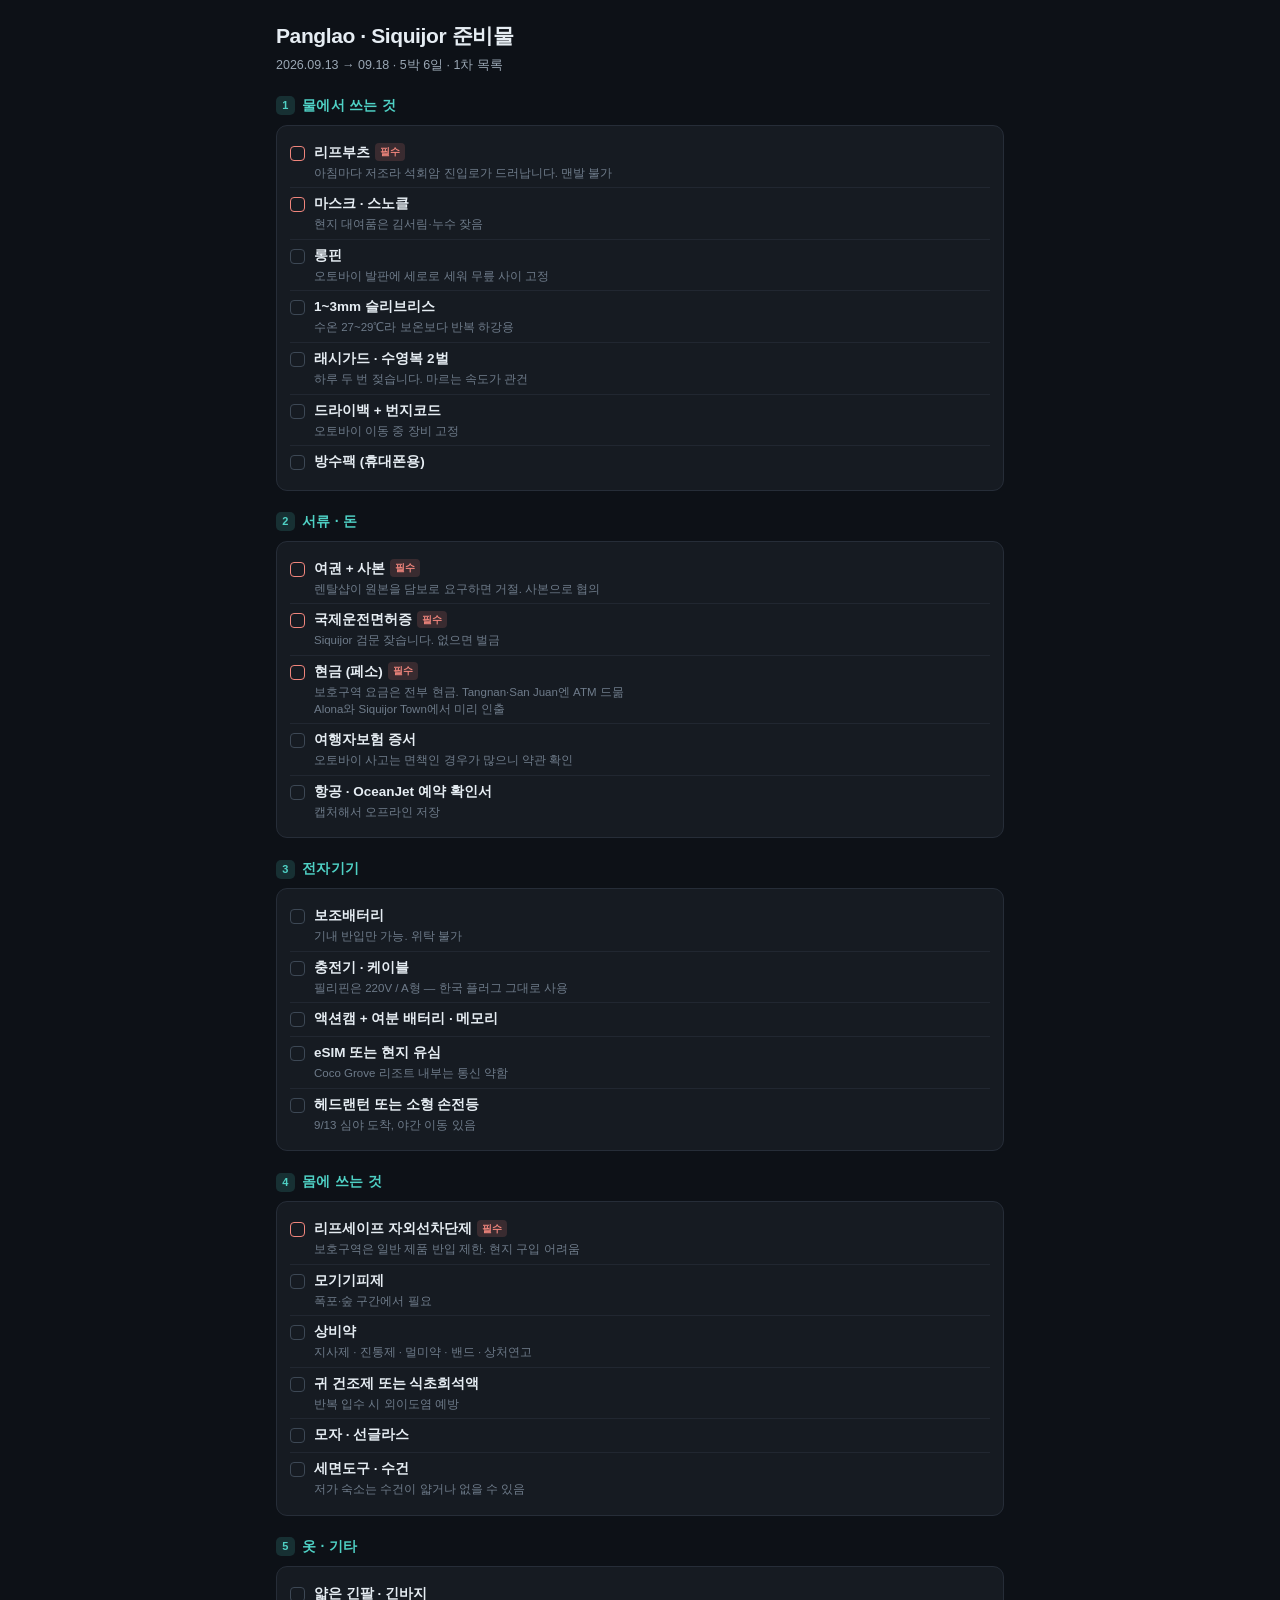
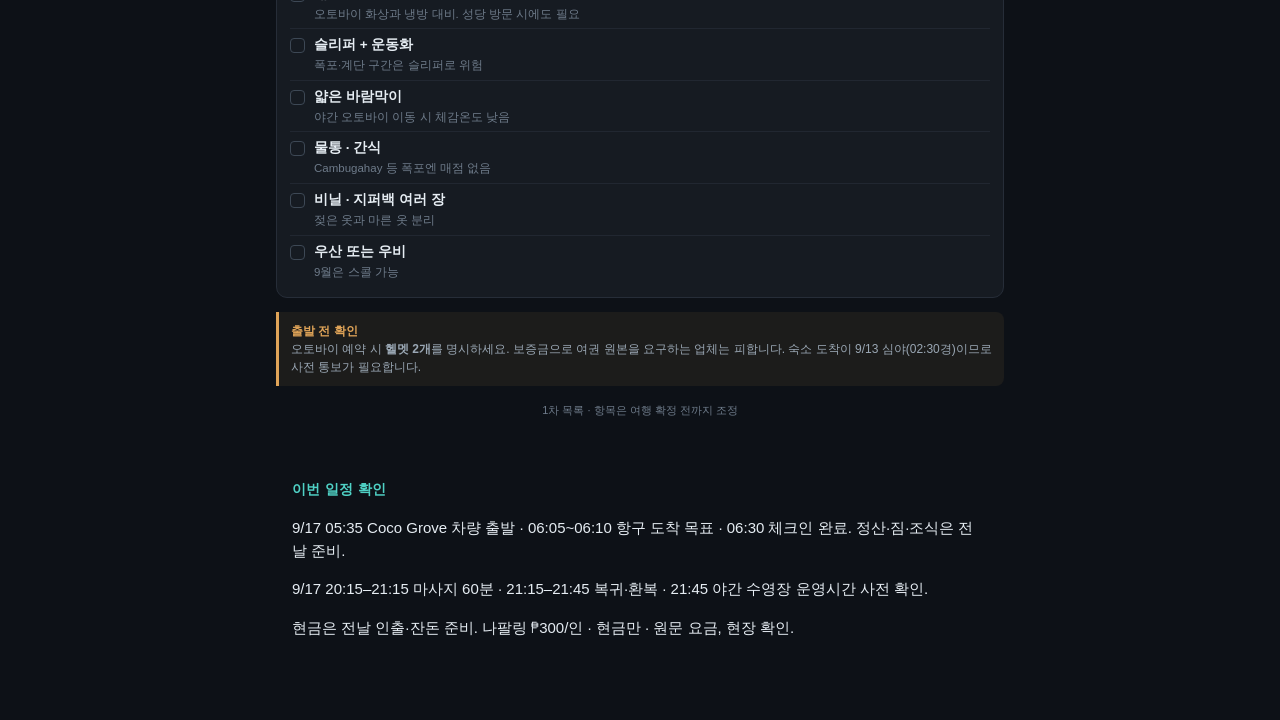
<file: packing-complete.html>
<!doctype html><html lang="ko"><head><meta name="viewport" content="width=device-width,initial-scale=1"></head><body><meta charset="utf-8">
<style>
  :root{
    --bg:#0d1117; --card:#161b22; --line:#262d38;
    --ink:#e6edf3; --dim:#9aa7b4; --dimmer:#6e7b8a;
    --aqua:#4fd1c5; --warn:#e0a458; --red:#f0857c; --ok:#7ee0a8;
  }
  *{box-sizing:border-box}
  body{margin:0;background:var(--bg);color:var(--ink);
       font:15px/1.55 -apple-system,"Segoe UI","Malgun Gothic",sans-serif;
       width:430px;padding:20px 16px 26px}
  h1{margin:0 0 3px;font-size:21px;letter-spacing:-.4px}
  .sub{color:var(--dim);font-size:12.5px;margin-bottom:16px}
  h2{margin:20px 0 8px;font-size:14px;color:var(--aqua);
     letter-spacing:.3px;display:flex;align-items:center;gap:7px}
  h2 .n{display:inline-flex;align-items:center;justify-content:center;
        width:19px;height:19px;border-radius:5px;background:rgba(79,209,197,.16);
        color:var(--aqua);font-size:11px;font-weight:700}
  .card{background:var(--card);border:1px solid var(--line);
        border-radius:11px;padding:11px 13px}
  .row{display:flex;gap:9px;padding:6px 0;border-bottom:1px solid rgba(38,45,56,.7)}
  .row:last-child{border-bottom:0}
  .box{flex:0 0 15px;height:15px;margin-top:3px;border:1.6px solid #3d4855;border-radius:4px}
  .row.key .box{border-color:var(--red)}
  .tx{flex:1;font-size:13.5px}
  .tx b{font-weight:600}
  .why{display:block;color:var(--dimmer);font-size:11.5px;margin-top:1px;line-height:1.45}
  .tag{display:inline-block;font-size:10px;padding:1px 5px;border-radius:4px;
       margin-left:5px;vertical-align:1.5px;font-weight:700}
  .t-must{background:rgba(240,133,124,.16);color:var(--red)}
  .t-buy{background:rgba(224,164,88,.16);color:var(--warn)}
  .note{margin-top:14px;padding:10px 12px;border-left:3px solid var(--warn);
        background:rgba(224,164,88,.07);border-radius:0 8px 8px 0;
        font-size:12px;color:var(--dim);line-height:1.5}
  .foot{margin-top:16px;color:var(--dimmer);font-size:11px;text-align:center}
</style>

<h1>Panglao · Siquijor 준비물</h1>
<div class="sub">2026.09.13 → 09.18 · 5박 6일 · 1차 목록</div>

<h2><span class="n">1</span>물에서 쓰는 것</h2>
<div class="card">
  <div class="row key"><div class="box"></div><div class="tx"><b>리프부츠</b><span class="tag t-must">필수</span>
    <span class="why">아침마다 저조라 석회암 진입로가 드러납니다. 맨발 불가</span></div></div>
  <div class="row key"><div class="box"></div><div class="tx"><b>마스크 · 스노클</b>
    <span class="why">현지 대여품은 김서림·누수 잦음</span></div></div>
  <div class="row"><div class="box"></div><div class="tx"><b>롱핀</b>
    <span class="why">오토바이 발판에 세로로 세워 무릎 사이 고정</span></div></div>
  <div class="row"><div class="box"></div><div class="tx"><b>1~3mm 슬리브리스</b>
    <span class="why">수온 27~29℃라 보온보다 반복 하강용</span></div></div>
  <div class="row"><div class="box"></div><div class="tx"><b>래시가드 · 수영복 2벌</b>
    <span class="why">하루 두 번 젖습니다. 마르는 속도가 관건</span></div></div>
  <div class="row"><div class="box"></div><div class="tx"><b>드라이백 + 번지코드</b>
    <span class="why">오토바이 이동 중 장비 고정</span></div></div>
  <div class="row"><div class="box"></div><div class="tx"><b>방수팩 (휴대폰용)</b></div></div>
</div>

<h2><span class="n">2</span>서류 · 돈</h2>
<div class="card">
  <div class="row key"><div class="box"></div><div class="tx"><b>여권 + 사본</b><span class="tag t-must">필수</span>
    <span class="why">렌탈샵이 원본을 담보로 요구하면 거절. 사본으로 협의</span></div></div>
  <div class="row key"><div class="box"></div><div class="tx"><b>국제운전면허증</b><span class="tag t-must">필수</span>
    <span class="why">Siquijor 검문 잦습니다. 없으면 벌금</span></div></div>
  <div class="row key"><div class="box"></div><div class="tx"><b>현금 (페소)</b><span class="tag t-must">필수</span>
    <span class="why">보호구역 요금은 전부 현금. Tangnan·San Juan엔 ATM 드묾<br>Alona와 Siquijor Town에서 미리 인출</span></div></div>
  <div class="row"><div class="box"></div><div class="tx"><b>여행자보험 증서</b>
    <span class="why">오토바이 사고는 면책인 경우가 많으니 약관 확인</span></div></div>
  <div class="row"><div class="box"></div><div class="tx"><b>항공 · OceanJet 예약 확인서</b>
    <span class="why">캡처해서 오프라인 저장</span></div></div>
</div>

<h2><span class="n">3</span>전자기기</h2>
<div class="card">
  <div class="row"><div class="box"></div><div class="tx"><b>보조배터리</b>
    <span class="why">기내 반입만 가능. 위탁 불가</span></div></div>
  <div class="row"><div class="box"></div><div class="tx"><b>충전기 · 케이블</b>
    <span class="why">필리핀은 220V / A형 — 한국 플러그 그대로 사용</span></div></div>
  <div class="row"><div class="box"></div><div class="tx"><b>액션캠 + 여분 배터리 · 메모리</b></div></div>
  <div class="row"><div class="box"></div><div class="tx"><b>eSIM 또는 현지 유심</b>
    <span class="why">Coco Grove 리조트 내부는 통신 약함</span></div></div>
  <div class="row"><div class="box"></div><div class="tx"><b>헤드랜턴 또는 소형 손전등</b>
    <span class="why">9/13 심야 도착, 야간 이동 있음</span></div></div>
</div>

<h2><span class="n">4</span>몸에 쓰는 것</h2>
<div class="card">
  <div class="row key"><div class="box"></div><div class="tx"><b>리프세이프 자외선차단제</b><span class="tag t-must">필수</span>
    <span class="why">보호구역은 일반 제품 반입 제한. 현지 구입 어려움</span></div></div>
  <div class="row"><div class="box"></div><div class="tx"><b>모기기피제</b>
    <span class="why">폭포·숲 구간에서 필요</span></div></div>
  <div class="row"><div class="box"></div><div class="tx"><b>상비약</b>
    <span class="why">지사제 · 진통제 · 멀미약 · 밴드 · 상처연고</span></div></div>
  <div class="row"><div class="box"></div><div class="tx"><b>귀 건조제 또는 식초희석액</b>
    <span class="why">반복 입수 시 외이도염 예방</span></div></div>
  <div class="row"><div class="box"></div><div class="tx"><b>모자 · 선글라스</b></div></div>
  <div class="row"><div class="box"></div><div class="tx"><b>세면도구 · 수건</b>
    <span class="why">저가 숙소는 수건이 얇거나 없을 수 있음</span></div></div>
</div>

<h2><span class="n">5</span>옷 · 기타</h2>
<div class="card">
  <div class="row"><div class="box"></div><div class="tx"><b>얇은 긴팔 · 긴바지</b>
    <span class="why">오토바이 화상과 냉방 대비. 성당 방문 시에도 필요</span></div></div>
  <div class="row"><div class="box"></div><div class="tx"><b>슬리퍼 + 운동화</b>
    <span class="why">폭포·계단 구간은 슬리퍼로 위험</span></div></div>
  <div class="row"><div class="box"></div><div class="tx"><b>얇은 바람막이</b>
    <span class="why">야간 오토바이 이동 시 체감온도 낮음</span></div></div>
  <div class="row"><div class="box"></div><div class="tx"><b>물통 · 간식</b>
    <span class="why">Cambugahay 등 폭포엔 매점 없음</span></div></div>
  <div class="row"><div class="box"></div><div class="tx"><b>비닐 · 지퍼백 여러 장</b>
    <span class="why">젖은 옷과 마른 옷 분리</span></div></div>
  <div class="row"><div class="box"></div><div class="tx"><b>우산 또는 우비</b>
    <span class="why">9월은 스콜 가능</span></div></div>
</div>

<div class="note">
  <b style="color:var(--warn)">출발 전 확인</b><br>
  오토바이 예약 시 <b>헬멧 2개</b>를 명시하세요. 보증금으로 여권 원본을 요구하는 업체는 피합니다.
  숙소 도착이 9/13 심야(02:30경)이므로 사전 통보가 필요합니다.
</div>

<div class="foot">1차 목록 · 항목은 여행 확정 전까지 조정</div>
<style>body{width:auto;max-width:760px;margin:auto} @media print{body{background:white;color:black}.why{color:#555}}</style><section style="max-width:900px;margin:24px auto;padding:16px"><h2>이번 일정 확인</h2><p>9/17 05:35 Coco Grove 차량 출발 · 06:05~06:10 항구 도착 목표 · 06:30 체크인 완료. 정산·짐·조식은 전날 준비.</p><p>9/17 20:15–21:15 마사지 60분 · 21:15–21:45 복귀·환복 · 21:45 야간 수영장 운영시간 사전 확인.</p><p>현금은 전날 인출·잔돈 준비. 나팔링 ₱300/인 · 현금만 · 원문 요금, 현장 확인.</p></section></body></html>
</file>
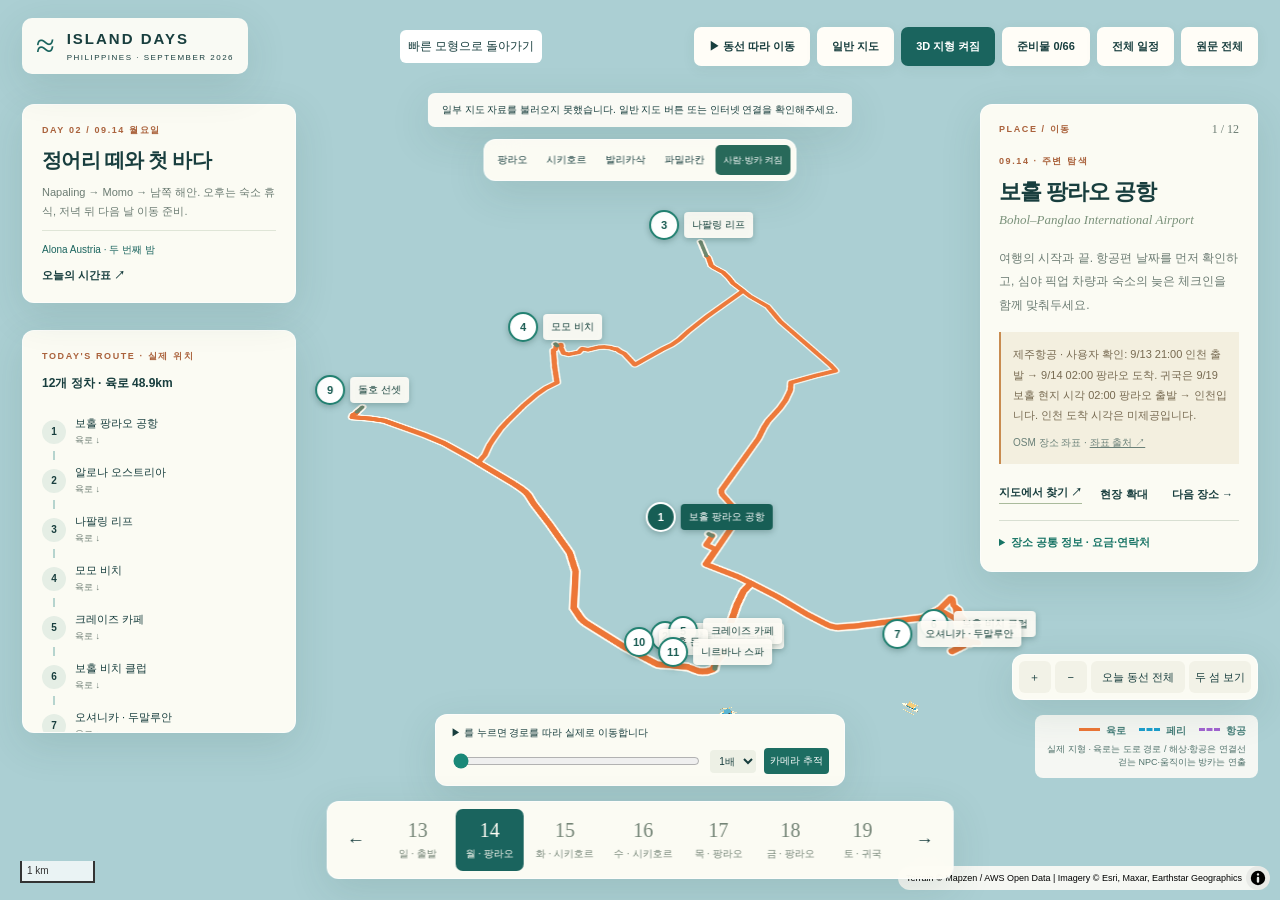
<file: satellite.html>
<!doctype html>
<html lang="ko">
<head>
  <meta charset="utf-8">
  <meta name="viewport" content="width=device-width, initial-scale=1">
  <meta name="theme-color" content="#d7eeeb">
  <title>두 섬 사이 · Panglao & Siquijor</title>
  <link rel="stylesheet" href="assets/travel.css">
  <link rel="stylesheet" href="assets/maplibre-gl.css">
  <link rel="stylesheet" href="assets/geographic.css">
  <script defer src="assets/maplibre-gl.js"></script>
  <script defer src="assets/three.min.js"></script>
  <script defer src="assets/travel-data.js"></script>
  <script defer src="assets/travel-geo.js"></script>
  <script defer src="assets/travel-original.js"></script>
  <script defer src="assets/island-life.js"></script>
  <script defer src="assets/geographic.js"></script>
</head>
<body>
  <div id="world" aria-label="실제 위성사진과 지형에 표시한 여행 동선 지도"></div>
  <div class="grain" aria-hidden="true"></div>
  <header class="masthead">
    <a class="brand" href="explore.html"><span class="brand-symbol">≈</span><span>ISLAND DAYS<small>PHILIPPINES · SEPTEMBER 2026</small></span></a>
    <a href="explore.html" style="background:#fff;padding:8px;border-radius:6px;font-size:12px">빠른 모형으로 돌아가기</a><nav class="tools" aria-label="여행 도구">
      <button id="tour">▶ 동선 따라 이동</button><button id="night" aria-pressed="false">일반 지도</button><button id="terrain" aria-pressed="true">3D 지형 켜짐</button>
      <button id="packing">준비물 <span id="pack-count"></span></button><button id="overview">전체 일정</button><button id="original">원문 전체</button>
    </nav>
  </header>
  <main>
    <section class="intro glass" aria-labelledby="trip-title" hidden>
      <div class="eyebrow">09.13 — 09.19 / 5 NIGHTS · 2 ISLANDS</div>
      <h1 id="trip-title">두 섬 사이,<br>느리게 푸르게.</h1>
      <p class="destination">Panglao <span>&</span> Siquijor</p>
      <div class="intro-line"></div>
      <p>정어리 떼를 지나, 야자수 길을 따라.<br>바다와 폭포, 그리고 매일의 쉼.</p>
      <div class="stay-strip"><span>팡라오 <b>2박</b></span><i>→</i><span>시키호르 <b>2박</b></span><i>→</i><span>팡라오 <b>1박</b></span></div>
    </section>
    <section class="route-panel glass"><div class="eyebrow">TODAY'S ROUTE · 실제 위치</div><div id="route-stats"></div><div id="route-list"></div><div id="route-note"></div></section>
    <section class="day-summary glass" aria-live="polite">
      <div class="eyebrow" id="day-kicker"></div><h2 id="day-title"></h2><p id="day-desc"></p>
      <div id="day-stay"></div><button class="text-link" id="day-list">오늘의 시간표 ↗</button>
    </section>
    <aside class="place-panel glass" aria-labelledby="place-title">
      <div class="panel-top"><span id="place-category" class="eyebrow"></span><span id="place-counter"></span></div>
      <div class="place-art" id="place-art" aria-hidden="true"></div>
      <div class="place-body"><div id="place-time" class="eyebrow"></div><h2 id="place-title"></h2><p id="place-en"></p>
      <p id="place-description"></p><div id="place-tip" class="tip"></div>
      <div class="place-actions"><a id="map-link" target="_blank" rel="noopener">지도에서 찾기 ↗</a><button id="close-scene">현장 확대</button><button id="next-place">다음 장소 →</button></div></div>
    </aside>
    <div class="map-controls glass"><button id="zoom-in" aria-label="지도 확대">＋</button><button id="zoom-out" aria-label="지도 축소">−</button><button id="reset">오늘 동선 전체</button><button id="all-islands">두 섬 보기</button></div>
    <div class="map-caption"><b>육로</b> <i>페리</i> <em>항공</em><span>실제 지형 · 육로는 도로 경로 / 해상·항공은 연결선<br>걷는 NPC·움직이는 방카는 연출</span></div>
    <div id="map-status" role="status">위성 지도 불러오는 중…</div>
    <nav id="island-jumps" class="glass" aria-label="주변 섬 보기"><button data-island="panglao">팡라오</button><button data-island="siquijor">시키호르</button><button data-island="balicasag">발리카삭</button><button data-island="pamilacan">파밀라칸</button><button id="life" aria-pressed="true">사람·방카 켜짐</button></nav>
    <div class="playback glass"><span id="travel-status">날짜를 고른 뒤 ▶ 동선 따라 이동</span><input id="route-progress" type="range" min="0" max="1000" value="0" aria-label="경로 재생 위치"><select id="play-speed" aria-label="재생 속도"><option value="1">1배</option><option value="2">2배</option><option value="4">4배</option></select><button id="follow" aria-pressed="true">카메라 추적</button></div>
    <div id="labels"></div>
    <nav class="day-nav glass" aria-label="여행 날짜"><button id="prev-day" aria-label="이전 날짜">←</button><div id="days"></div><button id="next-day" aria-label="다음 날짜">→</button></nav>
    <div id="fallback" class="glass" hidden>지도를 불러오지 못했습니다. 인터넷 연결과 브라우저의 그래픽 가속을 확인해주세요. 날짜별 일정과 준비물은 이용할 수 있습니다.</div>
  </main>
  <dialog id="modal"><div class="modal-heading"><div><div class="eyebrow">YOUR LITTLE TRAVEL BOOK</div><h2 id="modal-title"></h2></div><button id="close-modal" aria-label="창 닫기">✕</button></div><div id="modal-content"></div></dialog>
  <noscript><div class="no-script">여행 지도를 이용하려면 JavaScript를 켜주세요. <a href="index.html">기존 일정표 열기</a></div></noscript>
</body>
</html>
</file>
<file: assets/travel.css>
@charset "UTF-8";
:root{--ink:#233d3b;--muted:#6c7c73;--paper:#fffdf5;--accent:#aa623c;--green:#245a4d;--line:#dfe5d7;--shadow:0 12px 40px #274d4020}
*{box-sizing:border-box}body{margin:0;color:var(--ink);background:#d7eeeb;font-family:"Malgun Gothic","Apple SD Gothic Neo",sans-serif;font-size:13px;overflow:hidden}button,a{-webkit-tap-highlight-color:transparent}button{font:inherit;color:inherit;cursor:pointer;border:0;background:none}a{color:inherit;text-decoration:none}button:focus-visible,a:focus-visible,input:focus-visible{outline:3px solid #bc6939;outline-offset:4px}button:hover{color:var(--accent)}[hidden]{display:none!important}#world{position:fixed;inset:0;touch-action:none}#world canvas{display:block;width:100%;height:100%;cursor:grab}#world canvas:active{cursor:grabbing}.grain{position:fixed;inset:0;pointer-events:none;opacity:.13;background-image:url("data:image/svg+xml,%3Csvg viewBox='0 0 180 180' xmlns='http://www.w3.org/2000/svg'%3E%3Cfilter id='n'%3E%3CfeTurbulence type='fractalNoise' baseFrequency='.7' numOctaves='3' stitchTiles='stitch'/%3E%3C/filter%3E%3Cpath filter='url(%23n)' opacity='.25' d='M0 0h180v180H0z'/%3E%3C/svg%3E")}.masthead{position:fixed;top:26px;left:32px;right:32px;display:flex;justify-content:space-between;align-items:center;z-index:6;gap:15px}.brand{display:flex;align-items:center;gap:10px;font-size:15px;font-weight:800;letter-spacing:2px}.brand-symbol{font:48px Georgia;color:var(--green)}.brand small{display:block;font-size:8px;letter-spacing:1.5px;font-weight:500;margin-top:6px}.tools{display:flex;gap:7px}.tools button{background:var(--paper);border-radius:7px;padding:12px 15px;box-shadow:0 3px 14px #294a3410;font-size:11px;font-weight:600}.tools button[aria-pressed=true],#tour.playing{background:var(--green);color:white}.glass{background:#fffdf5f2;border:1px solid #ffffff90;box-shadow:var(--shadow);border-radius:12px;backdrop-filter:blur(16px)}.intro{position:fixed;left:32px;top:105px;width:290px;padding:25px;z-index:4}.eyebrow{font-size:9px;font-weight:700;letter-spacing:1.6px;color:var(--accent)}h1{font-family:Georgia,"Batang",serif;font-size:37px;font-weight:500;line-height:1.28;letter-spacing:-2px;margin:18px 0 12px}.destination{font:italic 20px Georgia!important;color:var(--green)!important}.destination span{color:#bc8b58}.intro-line{width:34px;height:1px;background:#bd9c71;margin:20px 0}.intro p{font-size:12px;line-height:1.9;color:var(--muted);margin:10px 0}.stay-strip{display:flex;gap:8px;align-items:center;font-size:10px;margin-top:21px}.stay-strip b{display:block;font-size:13px;margin-top:5px}.stay-strip i{color:#b8b9a9;margin:0 5px}.day-summary{position:fixed;bottom:126px;left:32px;width:290px;padding:23px;z-index:4}.day-summary h2{font-size:19px;letter-spacing:-.7px;line-height:1.5;margin:11px 0}.day-summary p{color:var(--muted);font-size:11px;line-height:1.8;margin:8px 0 13px}#day-stay{font-size:10px;color:var(--green);padding-top:12px;border-top:1px solid var(--line)}.text-link{font-size:11px;font-weight:bold;padding:14px 0 0}.place-panel{position:fixed;top:106px;right:32px;width:298px;z-index:4;overflow:hidden;max-height:calc(100dvh - 230px);overflow-y:auto}.panel-top{padding:18px 21px;display:flex;justify-content:space-between;align-items:center}#place-counter{font:12px Georgia;color:var(--muted)}.place-art{height:136px;overflow:hidden;background:#dae9d7}.place-art svg{width:100%;height:100%;display:block}.place-body{padding:21px}.place-body h2{font-size:23px;letter-spacing:-1px;margin:9px 0 5px}.place-body p{font-size:12px;line-height:1.95;color:var(--muted);margin:15px 0}#place-en{font:italic 13px Georgia;margin:0 0 19px;color:#7b927b}.tip{border-left:2px solid #c88b50;background:#f3efdf;padding:12px;font-size:11px;line-height:1.85;color:#776a51}.place-actions{display:flex;justify-content:space-between;align-items:center;gap:10px;margin-top:21px;font-size:11px;font-weight:700}.place-actions a{border-bottom:1px solid #aabb9c;padding-bottom:3px}.map-controls{position:fixed;right:32px;bottom:126px;z-index:5;display:flex;align-items:center;padding:7px;gap:4px}.map-controls button{height:32px;min-width:32px;border-radius:6px;background:#f2f2e7;font-size:12px}.map-controls button:nth-child(3){padding:0 11px}.map-controls span{font-size:9px;padding:0 8px;color:var(--muted)}.map-caption{position:fixed;left:50%;bottom:120px;transform:translateX(-50%);font:12px Georgia;letter-spacing:5px;text-align:center;pointer-events:none;white-space:nowrap;color:#487f7a}.map-caption span{display:block;font:9px sans-serif;letter-spacing:0;margin-top:8px;color:#48746f}.day-nav{position:fixed;bottom:30px;left:50%;transform:translateX(-50%);display:flex;align-items:center;padding:7px;z-index:7;gap:7px}.day-nav>button{font-size:18px;padding:12px}#days{display:flex;gap:4px}#days button{min-width:68px;padding:10px 8px;border-radius:7px;color:#738375;font-size:10px}#days button b{display:block;font:20px Georgia;margin-bottom:5px}#days button.active{background:var(--green);color:#fffdf5}.marker{position:fixed;z-index:2;transform:translate(-50%,-100%);padding:7px 10px;background:var(--paper);border-radius:5px;box-shadow:0 3px 10px #26463520;white-space:nowrap;font-size:10px;font-weight:700;pointer-events:auto}.marker:after{content:"";position:absolute;left:50%;bottom:-5px;border-top:6px solid var(--paper);border-left:5px solid transparent;border-right:5px solid transparent}.marker.active{background:var(--green);color:#fff;z-index:3}.marker.active:after{border-top-color:var(--green)}#labels{pointer-events:none}.marker span{color:#b67b53;margin-right:6px}.marker.active span{color:#e2c18b}dialog{border:0;border-radius:17px;padding:0;color:var(--ink);background:var(--paper);width:min(850px,92vw);max-height:86dvh;box-shadow:0 25px 120px #15332f55}dialog::backdrop{background:#173a365b;backdrop-filter:blur(5px)}.modal-heading{position:sticky;top:0;background:var(--paper);display:flex;align-items:center;justify-content:space-between;border-bottom:1px solid var(--line);padding:25px 30px;z-index:2}.modal-heading h2{margin:7px 0 0;font-size:24px}.modal-heading button{font-size:20px;width:42px;height:42px;border-radius:50%;background:#edeee2}#modal-content{padding:24px 30px 32px}.notice{padding:15px 17px;border-radius:8px;background:#f3ebd9;color:#7b603c;line-height:1.85;font-size:12px;margin:0 0 20px}.timeline-day{margin-bottom:28px}.timeline-day h3{font-size:18px;margin:18px 0}.timeline-day p{color:var(--muted);font-size:12px;line-height:1.8}.event{display:grid;grid-template-columns:96px 1fr;gap:15px;border-top:1px solid var(--line);padding:13px 0}.event time{color:var(--accent);font-size:11px;padding-top:2px}.event button{text-align:left;padding:0;font-weight:700}.event p{margin:5px 0 0}.check-group h3{margin:23px 0 9px}.check-row{display:flex;align-items:flex-start;gap:11px;line-height:1.7;padding:12px 0;border-bottom:1px solid var(--line);cursor:pointer}.check-row input{margin:4px 0 0;width:17px;height:17px;accent-color:var(--green)}.check-row:has(input:checked) span{text-decoration:line-through;color:#8d998a}.source-list{font-size:12px;line-height:2;padding-left:19px}.source-list a{text-decoration:underline}.modal-buttons{display:flex;gap:10px;margin:16px 0}.modal-buttons button,.modal-buttons a{background:var(--green);color:white;border-radius:6px;padding:11px 15px;font-size:12px}.progress{height:5px;background:#e1e4d6;border-radius:3px;margin:16px 0}.progress div{height:100%;background:var(--green);border-radius:3px;transition:width .2s}#fallback{position:fixed;top:46%;left:36%;width:28%;padding:25px;line-height:2;z-index:3}.no-script{position:fixed;inset:45% 20%;z-index:10;padding:25px;background:white}.night{--paper:#f4f0e4;--shadow:0 12px 40px #14263130}.night .brand,.night .map-caption,.night .map-caption span{color:#eef2da}.night .brand-symbol{color:#edd3a4}
@media(min-width:1500px){.intro,.day-summary{left:48px;width:310px}.place-panel{right:48px;width:320px}.masthead{left:48px;right:48px}.map-controls{right:48px}.intro{top:125px}.place-panel{top:125px}.place-art{height:160px}}
@media(max-height:800px) and (min-width:901px){.intro{padding:20px}.intro h1{font-size:30px;margin-top:10px}.intro-line{margin:12px 0}.intro p:not(.destination){display:none}.stay-strip{margin-top:13px}.day-summary{bottom:117px;padding:18px}.day-summary p{margin:6px 0}.place-art{height:95px}.place-body{padding:17px}.place-body p{margin:10px 0;font-size:11px}.place-body h2{font-size:21px}}
@media(max-width:1100px) and (min-width:901px){.intro,.day-summary{width:245px;left:20px}.place-panel{width:265px;right:20px}.map-controls{right:20px}.map-controls span{display:none}.map-caption{bottom:115px}}
@media(max-width:900px){body{overflow:auto}.masthead{top:16px;left:17px;right:17px;flex-wrap:wrap}.brand{font-size:12px}.brand-symbol{font-size:36px}.brand small{font-size:7px}.tools{gap:5px}.tools button{padding:9px;font-size:10px}#night{display:none}.intro{top:115px;left:16px;width:200px;padding:17px}.intro h1{font-size:27px;margin:12px 0 8px}.intro .eyebrow{font-size:7px}.intro p:not(.destination),.intro-line,.stay-strip{display:none}.destination{font-size:16px!important;margin:0!important}.day-summary{top:115px;bottom:auto;left:auto;right:16px;width:calc(100% - 250px);max-width:260px;padding:17px}.day-summary h2{font-size:15px;margin:9px 0}.day-summary p{display:none}#day-stay{font-size:9px;padding-top:8px}.day-summary .eyebrow{font-size:8px}.day-summary .text-link{padding-top:10px;font-size:10px}.place-panel{top:auto;bottom:100px;left:16px;right:16px;width:auto;max-height:32dvh;display:grid;grid-template-columns:105px 1fr}.panel-top{display:none}.place-art{height:100%;min-height:165px;grid-row:1}.place-body{padding:15px}.place-body h2{font-size:19px;margin-top:6px}.place-body p{font-size:11px;margin:8px 0;line-height:1.65}#place-en{margin:0 0 8px;font-size:11px}.tip{font-size:10px;padding:8px}.place-actions{margin-top:12px;font-size:10px;flex-wrap:wrap}.map-controls{right:16px;bottom:calc(100px + 32dvh + 10px);padding:4px}.map-controls span{display:none}.map-caption{left:17px;bottom:calc(100px + 32dvh + 22px);transform:none;font-size:9px;letter-spacing:3px;text-align:left}.map-caption span{font-size:8px;max-width:160px;white-space:normal;line-height:1.5}.day-nav{bottom:16px;max-width:calc(100% - 24px);gap:0;padding:5px}.day-nav>button{padding:7px}#days{gap:1px}#days button{min-width:45px;padding:8px 5px;font-size:8px}#days button b{font-size:18px}.marker{font-size:9px;padding:6px 8px}#fallback{top:35%;left:15%;width:70%;font-size:12px}#modal-content{padding:17px 20px}.modal-heading{padding:20px}.event{grid-template-columns:77px 1fr;gap:10px}}
@media(max-width:480px){.masthead{align-items:flex-start}.tools{width:100%;justify-content:flex-end;margin-top:-4px}.intro{top:107px;width:177px;padding:14px}.intro h1{font-size:24px}.day-summary{top:107px;width:calc(100% - 216px);padding:14px}.day-summary h2{font-size:13px}.day-summary .eyebrow{letter-spacing:.3px}.day-summary #day-stay{display:none}.place-panel{grid-template-columns:1fr;max-height:30dvh}.place-art{display:none}.place-body{padding:14px 17px}.place-body h2{display:inline-block;margin:6px 8px 2px 0;font-size:19px}#place-en{display:inline;font-size:10px}.place-body .tip{display:none}.place-actions{margin-top:9px}.map-controls{bottom:calc(110px + 30dvh)}.map-caption{bottom:calc(119px + 30dvh)}.day-nav>button{padding:5px}#days button{min-width:41px}#days button b{font-size:17px}}
@media(max-width:480px){#days{flex:1;min-width:0}#days button{min-width:0;flex:1;padding:8px 4px}.day-nav{width:calc(100% - 24px)}.day-nav>button{flex:0 0 22px;padding:4px}.day-nav #days button b{font-size:17px}}
@media(max-width:900px){.place-actions a,.place-actions button{min-height:44px;display:inline-flex;align-items:center}.day-summary .text-link{min-height:44px;padding-top:0}.tools button{min-height:44px}.marker{min-height:36px}.day-nav>button{min-height:44px}.map-controls button{min-height:44px;min-width:44px}}
@media(max-width:480px){.masthead{gap:4px}.place-actions{margin-top:3px}}
@media(prefers-reduced-motion:reduce){*{scroll-behavior:auto!important;transition:none!important}}
@media print{body{overflow:visible;background:white}body>*:not(dialog){display:none!important}dialog{display:block!important;position:static;max-height:none;width:100%;box-shadow:none;overflow:visible}.modal-heading{position:static}#close-modal,.modal-buttons{display:none}.event{break-inside:avoid}}
</file>
<file: assets/maplibre-gl.css>
.maplibregl-map{font:12px/20px Helvetica Neue,Arial,Helvetica,sans-serif;overflow:hidden;position:relative;-webkit-tap-highlight-color:rgb(0 0 0/0)}.maplibregl-canvas{left:0;position:absolute;top:0}.maplibregl-map:fullscreen{height:100%;width:100%}.maplibregl-ctrl-group button.maplibregl-ctrl-compass{touch-action:none}.maplibregl-canvas-container.maplibregl-interactive,.maplibregl-ctrl-group button.maplibregl-ctrl-compass{cursor:grab;-webkit-user-select:none;-moz-user-select:none;user-select:none}.maplibregl-canvas-container.maplibregl-interactive.maplibregl-track-pointer{cursor:pointer}.maplibregl-canvas-container.maplibregl-interactive:active,.maplibregl-ctrl-group button.maplibregl-ctrl-compass:active{cursor:grabbing}.maplibregl-canvas-container.maplibregl-touch-zoom-rotate,.maplibregl-canvas-container.maplibregl-touch-zoom-rotate .maplibregl-canvas{touch-action:pan-x pan-y}.maplibregl-canvas-container.maplibregl-touch-drag-pan,.maplibregl-canvas-container.maplibregl-touch-drag-pan .maplibregl-canvas{touch-action:pinch-zoom}.maplibregl-canvas-container.maplibregl-touch-zoom-rotate.maplibregl-touch-drag-pan,.maplibregl-canvas-container.maplibregl-touch-zoom-rotate.maplibregl-touch-drag-pan .maplibregl-canvas{touch-action:none}.maplibregl-canvas-container.maplibregl-touch-drag-pan.maplibregl-cooperative-gestures,.maplibregl-canvas-container.maplibregl-touch-drag-pan.maplibregl-cooperative-gestures .maplibregl-canvas{touch-action:pan-x pan-y}.maplibregl-ctrl-bottom-left,.maplibregl-ctrl-bottom-right,.maplibregl-ctrl-top-left,.maplibregl-ctrl-top-right{pointer-events:none;position:absolute;z-index:2}.maplibregl-ctrl-top-left{left:0;top:0}.maplibregl-ctrl-top-right{right:0;top:0}.maplibregl-ctrl-bottom-left{bottom:0;left:0}.maplibregl-ctrl-bottom-right{bottom:0;right:0}.maplibregl-ctrl{clear:both;pointer-events:auto;transform:translate(0)}.maplibregl-ctrl-top-left .maplibregl-ctrl{float:left;margin:10px 0 0 10px}.maplibregl-ctrl-top-right .maplibregl-ctrl{float:right;margin:10px 10px 0 0}.maplibregl-ctrl-bottom-left .maplibregl-ctrl{float:left;margin:0 0 10px 10px}.maplibregl-ctrl-bottom-right .maplibregl-ctrl{float:right;margin:0 10px 10px 0}.maplibregl-ctrl-group{background:#fff;border-radius:4px}.maplibregl-ctrl-group:not(:empty){box-shadow:0 0 0 2px rgba(0,0,0,.1)}@media (forced-colors:active){.maplibregl-ctrl-group:not(:empty){box-shadow:0 0 0 2px ButtonText}}.maplibregl-ctrl-group button{background-color:transparent;border:0;box-sizing:border-box;cursor:pointer;display:block;height:29px;outline:none;padding:0;width:29px}.maplibregl-ctrl-group button+button{border-top:1px solid #ddd}.maplibregl-ctrl button .maplibregl-ctrl-icon{background-position:50%;background-repeat:no-repeat;display:block;height:100%;width:100%}@media (forced-colors:active){.maplibregl-ctrl-icon{background-color:transparent}.maplibregl-ctrl-group button+button{border-top:1px solid ButtonText}}.maplibregl-ctrl button::-moz-focus-inner{border:0;padding:0}.maplibregl-ctrl-attrib-button:focus,.maplibregl-ctrl-group button:focus{box-shadow:0 0 2px 2px #0096ff}.maplibregl-ctrl button:disabled{cursor:not-allowed}.maplibregl-ctrl button:disabled .maplibregl-ctrl-icon{opacity:.25}.maplibregl-ctrl button:not(:disabled):hover{background-color:rgb(0 0 0/5%)}.maplibregl-ctrl-group button:focus:focus-visible{box-shadow:0 0 2px 2px #0096ff}.maplibregl-ctrl-group button:focus:not(:focus-visible){box-shadow:none}.maplibregl-ctrl-group button:focus:first-child{border-radius:4px 4px 0 0}.maplibregl-ctrl-group button:focus:last-child{border-radius:0 0 4px 4px}.maplibregl-ctrl-group button:focus:only-child{border-radius:inherit}.maplibregl-ctrl button.maplibregl-ctrl-zoom-out .maplibregl-ctrl-icon{background-image:url("data:image/svg+xml;charset=utf-8,%3Csvg xmlns='http://www.w3.org/2000/svg' width='29' height='29' fill='%23333' viewBox='0 0 29 29'%3E%3Cpath d='M10 13c-.75 0-1.5.75-1.5 1.5S9.25 16 10 16h9c.75 0 1.5-.75 1.5-1.5S19.75 13 19 13z'/%3E%3C/svg%3E")}.maplibregl-ctrl button.maplibregl-ctrl-zoom-in .maplibregl-ctrl-icon{background-image:url("data:image/svg+xml;charset=utf-8,%3Csvg xmlns='http://www.w3.org/2000/svg' width='29' height='29' fill='%23333' viewBox='0 0 29 29'%3E%3Cpath d='M14.5 8.5c-.75 0-1.5.75-1.5 1.5v3h-3c-.75 0-1.5.75-1.5 1.5S9.25 16 10 16h3v3c0 .75.75 1.5 1.5 1.5S16 19.75 16 19v-3h3c.75 0 1.5-.75 1.5-1.5S19.75 13 19 13h-3v-3c0-.75-.75-1.5-1.5-1.5'/%3E%3C/svg%3E")}@media (forced-colors:active){.maplibregl-ctrl button.maplibregl-ctrl-zoom-out .maplibregl-ctrl-icon{background-image:url("data:image/svg+xml;charset=utf-8,%3Csvg xmlns='http://www.w3.org/2000/svg' width='29' height='29' fill='%23fff' viewBox='0 0 29 29'%3E%3Cpath d='M10 13c-.75 0-1.5.75-1.5 1.5S9.25 16 10 16h9c.75 0 1.5-.75 1.5-1.5S19.75 13 19 13z'/%3E%3C/svg%3E")}.maplibregl-ctrl button.maplibregl-ctrl-zoom-in .maplibregl-ctrl-icon{background-image:url("data:image/svg+xml;charset=utf-8,%3Csvg xmlns='http://www.w3.org/2000/svg' width='29' height='29' fill='%23fff' viewBox='0 0 29 29'%3E%3Cpath d='M14.5 8.5c-.75 0-1.5.75-1.5 1.5v3h-3c-.75 0-1.5.75-1.5 1.5S9.25 16 10 16h3v3c0 .75.75 1.5 1.5 1.5S16 19.75 16 19v-3h3c.75 0 1.5-.75 1.5-1.5S19.75 13 19 13h-3v-3c0-.75-.75-1.5-1.5-1.5'/%3E%3C/svg%3E")}}@media (forced-colors:active) and (prefers-color-scheme:light){.maplibregl-ctrl button.maplibregl-ctrl-zoom-out .maplibregl-ctrl-icon{background-image:url("data:image/svg+xml;charset=utf-8,%3Csvg xmlns='http://www.w3.org/2000/svg' width='29' height='29' viewBox='0 0 29 29'%3E%3Cpath d='M10 13c-.75 0-1.5.75-1.5 1.5S9.25 16 10 16h9c.75 0 1.5-.75 1.5-1.5S19.75 13 19 13z'/%3E%3C/svg%3E")}.maplibregl-ctrl button.maplibregl-ctrl-zoom-in .maplibregl-ctrl-icon{background-image:url("data:image/svg+xml;charset=utf-8,%3Csvg xmlns='http://www.w3.org/2000/svg' width='29' height='29' viewBox='0 0 29 29'%3E%3Cpath d='M14.5 8.5c-.75 0-1.5.75-1.5 1.5v3h-3c-.75 0-1.5.75-1.5 1.5S9.25 16 10 16h3v3c0 .75.75 1.5 1.5 1.5S16 19.75 16 19v-3h3c.75 0 1.5-.75 1.5-1.5S19.75 13 19 13h-3v-3c0-.75-.75-1.5-1.5-1.5'/%3E%3C/svg%3E")}}.maplibregl-ctrl button.maplibregl-ctrl-fullscreen .maplibregl-ctrl-icon{background-image:url("data:image/svg+xml;charset=utf-8,%3Csvg xmlns='http://www.w3.org/2000/svg' width='29' height='29' fill='%23333' viewBox='0 0 29 29'%3E%3Cpath d='M24 16v5.5c0 1.75-.75 2.5-2.5 2.5H16v-1l3-1.5-4-5.5 1-1 5.5 4 1.5-3zM6 16l1.5 3 5.5-4 1 1-4 5.5 3 1.5v1H7.5C5.75 24 5 23.25 5 21.5V16zm7-11v1l-3 1.5 4 5.5-1 1-5.5-4L6 13H5V7.5C5 5.75 5.75 5 7.5 5zm11 2.5c0-1.75-.75-2.5-2.5-2.5H16v1l3 1.5-4 5.5 1 1 5.5-4 1.5 3h1z'/%3E%3C/svg%3E")}.maplibregl-ctrl button.maplibregl-ctrl-shrink .maplibregl-ctrl-icon{background-image:url("data:image/svg+xml;charset=utf-8,%3Csvg xmlns='http://www.w3.org/2000/svg' width='29' height='29' viewBox='0 0 29 29'%3E%3Cpath d='M18.5 16c-1.75 0-2.5.75-2.5 2.5V24h1l1.5-3 5.5 4 1-1-4-5.5 3-1.5v-1zM13 18.5c0-1.75-.75-2.5-2.5-2.5H5v1l3 1.5L4 24l1 1 5.5-4 1.5 3h1zm3-8c0 1.75.75 2.5 2.5 2.5H24v-1l-3-1.5L25 5l-1-1-5.5 4L17 5h-1zM10.5 13c1.75 0 2.5-.75 2.5-2.5V5h-1l-1.5 3L5 4 4 5l4 5.5L5 12v1z'/%3E%3C/svg%3E")}@media (forced-colors:active){.maplibregl-ctrl button.maplibregl-ctrl-fullscreen .maplibregl-ctrl-icon{background-image:url("data:image/svg+xml;charset=utf-8,%3Csvg xmlns='http://www.w3.org/2000/svg' width='29' height='29' fill='%23fff' viewBox='0 0 29 29'%3E%3Cpath d='M24 16v5.5c0 1.75-.75 2.5-2.5 2.5H16v-1l3-1.5-4-5.5 1-1 5.5 4 1.5-3zM6 16l1.5 3 5.5-4 1 1-4 5.5 3 1.5v1H7.5C5.75 24 5 23.25 5 21.5V16zm7-11v1l-3 1.5 4 5.5-1 1-5.5-4L6 13H5V7.5C5 5.75 5.75 5 7.5 5zm11 2.5c0-1.75-.75-2.5-2.5-2.5H16v1l3 1.5-4 5.5 1 1 5.5-4 1.5 3h1z'/%3E%3C/svg%3E")}.maplibregl-ctrl button.maplibregl-ctrl-shrink .maplibregl-ctrl-icon{background-image:url("data:image/svg+xml;charset=utf-8,%3Csvg xmlns='http://www.w3.org/2000/svg' width='29' height='29' fill='%23fff' viewBox='0 0 29 29'%3E%3Cpath d='M18.5 16c-1.75 0-2.5.75-2.5 2.5V24h1l1.5-3 5.5 4 1-1-4-5.5 3-1.5v-1zM13 18.5c0-1.75-.75-2.5-2.5-2.5H5v1l3 1.5L4 24l1 1 5.5-4 1.5 3h1zm3-8c0 1.75.75 2.5 2.5 2.5H24v-1l-3-1.5L25 5l-1-1-5.5 4L17 5h-1zM10.5 13c1.75 0 2.5-.75 2.5-2.5V5h-1l-1.5 3L5 4 4 5l4 5.5L5 12v1z'/%3E%3C/svg%3E")}}@media (forced-colors:active) and (prefers-color-scheme:light){.maplibregl-ctrl button.maplibregl-ctrl-fullscreen .maplibregl-ctrl-icon{background-image:url("data:image/svg+xml;charset=utf-8,%3Csvg xmlns='http://www.w3.org/2000/svg' width='29' height='29' viewBox='0 0 29 29'%3E%3Cpath d='M24 16v5.5c0 1.75-.75 2.5-2.5 2.5H16v-1l3-1.5-4-5.5 1-1 5.5 4 1.5-3zM6 16l1.5 3 5.5-4 1 1-4 5.5 3 1.5v1H7.5C5.75 24 5 23.25 5 21.5V16zm7-11v1l-3 1.5 4 5.5-1 1-5.5-4L6 13H5V7.5C5 5.75 5.75 5 7.5 5zm11 2.5c0-1.75-.75-2.5-2.5-2.5H16v1l3 1.5-4 5.5 1 1 5.5-4 1.5 3h1z'/%3E%3C/svg%3E")}.maplibregl-ctrl button.maplibregl-ctrl-shrink .maplibregl-ctrl-icon{background-image:url("data:image/svg+xml;charset=utf-8,%3Csvg xmlns='http://www.w3.org/2000/svg' width='29' height='29' viewBox='0 0 29 29'%3E%3Cpath d='M18.5 16c-1.75 0-2.5.75-2.5 2.5V24h1l1.5-3 5.5 4 1-1-4-5.5 3-1.5v-1zM13 18.5c0-1.75-.75-2.5-2.5-2.5H5v1l3 1.5L4 24l1 1 5.5-4 1.5 3h1zm3-8c0 1.75.75 2.5 2.5 2.5H24v-1l-3-1.5L25 5l-1-1-5.5 4L17 5h-1zM10.5 13c1.75 0 2.5-.75 2.5-2.5V5h-1l-1.5 3L5 4 4 5l4 5.5L5 12v1z'/%3E%3C/svg%3E")}}.maplibregl-ctrl button.maplibregl-ctrl-compass .maplibregl-ctrl-icon{background-image:url("data:image/svg+xml;charset=utf-8,%3Csvg xmlns='http://www.w3.org/2000/svg' width='29' height='29' fill='%23333' viewBox='0 0 29 29'%3E%3Cpath d='m10.5 14 4-8 4 8z'/%3E%3Cpath fill='%23ccc' d='m10.5 16 4 8 4-8z'/%3E%3C/svg%3E")}@media (forced-colors:active){.maplibregl-ctrl button.maplibregl-ctrl-compass .maplibregl-ctrl-icon{background-image:url("data:image/svg+xml;charset=utf-8,%3Csvg xmlns='http://www.w3.org/2000/svg' width='29' height='29' fill='%23fff' viewBox='0 0 29 29'%3E%3Cpath d='m10.5 14 4-8 4 8z'/%3E%3Cpath fill='%23ccc' d='m10.5 16 4 8 4-8z'/%3E%3C/svg%3E")}}@media (forced-colors:active) and (prefers-color-scheme:light){.maplibregl-ctrl button.maplibregl-ctrl-compass .maplibregl-ctrl-icon{background-image:url("data:image/svg+xml;charset=utf-8,%3Csvg xmlns='http://www.w3.org/2000/svg' width='29' height='29' viewBox='0 0 29 29'%3E%3Cpath d='m10.5 14 4-8 4 8z'/%3E%3Cpath fill='%23ccc' d='m10.5 16 4 8 4-8z'/%3E%3C/svg%3E")}}.maplibregl-ctrl button.maplibregl-ctrl-terrain .maplibregl-ctrl-icon{background-image:url("data:image/svg+xml;charset=utf-8,%3Csvg xmlns='http://www.w3.org/2000/svg' width='22' height='22' fill='%23333' viewBox='0 0 22 22'%3E%3Cpath d='m1.754 13.406 4.453-4.851 3.09 3.09 3.281 3.277.969-.969-3.309-3.312 3.844-4.121 6.148 6.886h1.082v-.855l-7.207-8.07-4.84 5.187L6.169 6.57l-5.48 5.965v.871ZM.688 16.844h20.625v1.375H.688Zm0 0'/%3E%3C/svg%3E")}.maplibregl-ctrl button.maplibregl-ctrl-terrain-enabled .maplibregl-ctrl-icon{background-image:url("data:image/svg+xml;charset=utf-8,%3Csvg xmlns='http://www.w3.org/2000/svg' width='22' height='22' fill='%2333b5e5' viewBox='0 0 22 22'%3E%3Cpath d='m1.754 13.406 4.453-4.851 3.09 3.09 3.281 3.277.969-.969-3.309-3.312 3.844-4.121 6.148 6.886h1.082v-.855l-7.207-8.07-4.84 5.187L6.169 6.57l-5.48 5.965v.871ZM.688 16.844h20.625v1.375H.688Zm0 0'/%3E%3C/svg%3E")}.maplibregl-ctrl button.maplibregl-ctrl-geolocate .maplibregl-ctrl-icon{background-image:url("data:image/svg+xml;charset=utf-8,%3Csvg xmlns='http://www.w3.org/2000/svg' width='29' height='29' fill='%23333' viewBox='0 0 20 20'%3E%3Cpath d='M10 4C9 4 9 5 9 5v.1A5 5 0 0 0 5.1 9H5s-1 0-1 1 1 1 1 1h.1A5 5 0 0 0 9 14.9v.1s0 1 1 1 1-1 1-1v-.1a5 5 0 0 0 3.9-3.9h.1s1 0 1-1-1-1-1-1h-.1A5 5 0 0 0 11 5.1V5s0-1-1-1m0 2.5a3.5 3.5 0 1 1 0 7 3.5 3.5 0 1 1 0-7'/%3E%3Ccircle cx='10' cy='10' r='2'/%3E%3C/svg%3E")}.maplibregl-ctrl button.maplibregl-ctrl-geolocate:disabled .maplibregl-ctrl-icon{background-image:url("data:image/svg+xml;charset=utf-8,%3Csvg xmlns='http://www.w3.org/2000/svg' width='29' height='29' fill='%23aaa' viewBox='0 0 20 20'%3E%3Cpath d='M10 4C9 4 9 5 9 5v.1A5 5 0 0 0 5.1 9H5s-1 0-1 1 1 1 1 1h.1A5 5 0 0 0 9 14.9v.1s0 1 1 1 1-1 1-1v-.1a5 5 0 0 0 3.9-3.9h.1s1 0 1-1-1-1-1-1h-.1A5 5 0 0 0 11 5.1V5s0-1-1-1m0 2.5a3.5 3.5 0 1 1 0 7 3.5 3.5 0 1 1 0-7'/%3E%3Ccircle cx='10' cy='10' r='2'/%3E%3Cpath fill='red' d='m14 5 1 1-9 9-1-1z'/%3E%3C/svg%3E")}.maplibregl-ctrl button.maplibregl-ctrl-geolocate.maplibregl-ctrl-geolocate-active .maplibregl-ctrl-icon{background-image:url("data:image/svg+xml;charset=utf-8,%3Csvg xmlns='http://www.w3.org/2000/svg' width='29' height='29' fill='%2333b5e5' viewBox='0 0 20 20'%3E%3Cpath d='M10 4C9 4 9 5 9 5v.1A5 5 0 0 0 5.1 9H5s-1 0-1 1 1 1 1 1h.1A5 5 0 0 0 9 14.9v.1s0 1 1 1 1-1 1-1v-.1a5 5 0 0 0 3.9-3.9h.1s1 0 1-1-1-1-1-1h-.1A5 5 0 0 0 11 5.1V5s0-1-1-1m0 2.5a3.5 3.5 0 1 1 0 7 3.5 3.5 0 1 1 0-7'/%3E%3Ccircle cx='10' cy='10' r='2'/%3E%3C/svg%3E")}.maplibregl-ctrl button.maplibregl-ctrl-geolocate.maplibregl-ctrl-geolocate-active-error .maplibregl-ctrl-icon{background-image:url("data:image/svg+xml;charset=utf-8,%3Csvg xmlns='http://www.w3.org/2000/svg' width='29' height='29' fill='%23e58978' viewBox='0 0 20 20'%3E%3Cpath d='M10 4C9 4 9 5 9 5v.1A5 5 0 0 0 5.1 9H5s-1 0-1 1 1 1 1 1h.1A5 5 0 0 0 9 14.9v.1s0 1 1 1 1-1 1-1v-.1a5 5 0 0 0 3.9-3.9h.1s1 0 1-1-1-1-1-1h-.1A5 5 0 0 0 11 5.1V5s0-1-1-1m0 2.5a3.5 3.5 0 1 1 0 7 3.5 3.5 0 1 1 0-7'/%3E%3Ccircle cx='10' cy='10' r='2'/%3E%3C/svg%3E")}.maplibregl-ctrl button.maplibregl-ctrl-geolocate.maplibregl-ctrl-geolocate-background .maplibregl-ctrl-icon{background-image:url("data:image/svg+xml;charset=utf-8,%3Csvg xmlns='http://www.w3.org/2000/svg' width='29' height='29' fill='%2333b5e5' viewBox='0 0 20 20'%3E%3Cpath d='M10 4C9 4 9 5 9 5v.1A5 5 0 0 0 5.1 9H5s-1 0-1 1 1 1 1 1h.1A5 5 0 0 0 9 14.9v.1s0 1 1 1 1-1 1-1v-.1a5 5 0 0 0 3.9-3.9h.1s1 0 1-1-1-1-1-1h-.1A5 5 0 0 0 11 5.1V5s0-1-1-1m0 2.5a3.5 3.5 0 1 1 0 7 3.5 3.5 0 1 1 0-7'/%3E%3C/svg%3E")}.maplibregl-ctrl button.maplibregl-ctrl-geolocate.maplibregl-ctrl-geolocate-background-error .maplibregl-ctrl-icon{background-image:url("data:image/svg+xml;charset=utf-8,%3Csvg xmlns='http://www.w3.org/2000/svg' width='29' height='29' fill='%23e54e33' viewBox='0 0 20 20'%3E%3Cpath d='M10 4C9 4 9 5 9 5v.1A5 5 0 0 0 5.1 9H5s-1 0-1 1 1 1 1 1h.1A5 5 0 0 0 9 14.9v.1s0 1 1 1 1-1 1-1v-.1a5 5 0 0 0 3.9-3.9h.1s1 0 1-1-1-1-1-1h-.1A5 5 0 0 0 11 5.1V5s0-1-1-1m0 2.5a3.5 3.5 0 1 1 0 7 3.5 3.5 0 1 1 0-7'/%3E%3C/svg%3E")}.maplibregl-ctrl button.maplibregl-ctrl-geolocate.maplibregl-ctrl-geolocate-waiting .maplibregl-ctrl-icon{animation:maplibregl-spin 2s linear infinite}@media (forced-colors:active){.maplibregl-ctrl button.maplibregl-ctrl-geolocate .maplibregl-ctrl-icon{background-image:url("data:image/svg+xml;charset=utf-8,%3Csvg xmlns='http://www.w3.org/2000/svg' width='29' height='29' fill='%23fff' viewBox='0 0 20 20'%3E%3Cpath d='M10 4C9 4 9 5 9 5v.1A5 5 0 0 0 5.1 9H5s-1 0-1 1 1 1 1 1h.1A5 5 0 0 0 9 14.9v.1s0 1 1 1 1-1 1-1v-.1a5 5 0 0 0 3.9-3.9h.1s1 0 1-1-1-1-1-1h-.1A5 5 0 0 0 11 5.1V5s0-1-1-1m0 2.5a3.5 3.5 0 1 1 0 7 3.5 3.5 0 1 1 0-7'/%3E%3Ccircle cx='10' cy='10' r='2'/%3E%3C/svg%3E")}.maplibregl-ctrl button.maplibregl-ctrl-geolocate:disabled .maplibregl-ctrl-icon{background-image:url("data:image/svg+xml;charset=utf-8,%3Csvg xmlns='http://www.w3.org/2000/svg' width='29' height='29' fill='%23999' viewBox='0 0 20 20'%3E%3Cpath d='M10 4C9 4 9 5 9 5v.1A5 5 0 0 0 5.1 9H5s-1 0-1 1 1 1 1 1h.1A5 5 0 0 0 9 14.9v.1s0 1 1 1 1-1 1-1v-.1a5 5 0 0 0 3.9-3.9h.1s1 0 1-1-1-1-1-1h-.1A5 5 0 0 0 11 5.1V5s0-1-1-1m0 2.5a3.5 3.5 0 1 1 0 7 3.5 3.5 0 1 1 0-7'/%3E%3Ccircle cx='10' cy='10' r='2'/%3E%3Cpath fill='red' d='m14 5 1 1-9 9-1-1z'/%3E%3C/svg%3E")}.maplibregl-ctrl button.maplibregl-ctrl-geolocate.maplibregl-ctrl-geolocate-active .maplibregl-ctrl-icon{background-image:url("data:image/svg+xml;charset=utf-8,%3Csvg xmlns='http://www.w3.org/2000/svg' width='29' height='29' fill='%2333b5e5' viewBox='0 0 20 20'%3E%3Cpath d='M10 4C9 4 9 5 9 5v.1A5 5 0 0 0 5.1 9H5s-1 0-1 1 1 1 1 1h.1A5 5 0 0 0 9 14.9v.1s0 1 1 1 1-1 1-1v-.1a5 5 0 0 0 3.9-3.9h.1s1 0 1-1-1-1-1-1h-.1A5 5 0 0 0 11 5.1V5s0-1-1-1m0 2.5a3.5 3.5 0 1 1 0 7 3.5 3.5 0 1 1 0-7'/%3E%3Ccircle cx='10' cy='10' r='2'/%3E%3C/svg%3E")}.maplibregl-ctrl button.maplibregl-ctrl-geolocate.maplibregl-ctrl-geolocate-active-error .maplibregl-ctrl-icon{background-image:url("data:image/svg+xml;charset=utf-8,%3Csvg xmlns='http://www.w3.org/2000/svg' width='29' height='29' fill='%23e58978' viewBox='0 0 20 20'%3E%3Cpath d='M10 4C9 4 9 5 9 5v.1A5 5 0 0 0 5.1 9H5s-1 0-1 1 1 1 1 1h.1A5 5 0 0 0 9 14.9v.1s0 1 1 1 1-1 1-1v-.1a5 5 0 0 0 3.9-3.9h.1s1 0 1-1-1-1-1-1h-.1A5 5 0 0 0 11 5.1V5s0-1-1-1m0 2.5a3.5 3.5 0 1 1 0 7 3.5 3.5 0 1 1 0-7'/%3E%3Ccircle cx='10' cy='10' r='2'/%3E%3C/svg%3E")}.maplibregl-ctrl button.maplibregl-ctrl-geolocate.maplibregl-ctrl-geolocate-background .maplibregl-ctrl-icon{background-image:url("data:image/svg+xml;charset=utf-8,%3Csvg xmlns='http://www.w3.org/2000/svg' width='29' height='29' fill='%2333b5e5' viewBox='0 0 20 20'%3E%3Cpath d='M10 4C9 4 9 5 9 5v.1A5 5 0 0 0 5.1 9H5s-1 0-1 1 1 1 1 1h.1A5 5 0 0 0 9 14.9v.1s0 1 1 1 1-1 1-1v-.1a5 5 0 0 0 3.9-3.9h.1s1 0 1-1-1-1-1-1h-.1A5 5 0 0 0 11 5.1V5s0-1-1-1m0 2.5a3.5 3.5 0 1 1 0 7 3.5 3.5 0 1 1 0-7'/%3E%3C/svg%3E")}.maplibregl-ctrl button.maplibregl-ctrl-geolocate.maplibregl-ctrl-geolocate-background-error .maplibregl-ctrl-icon{background-image:url("data:image/svg+xml;charset=utf-8,%3Csvg xmlns='http://www.w3.org/2000/svg' width='29' height='29' fill='%23e54e33' viewBox='0 0 20 20'%3E%3Cpath d='M10 4C9 4 9 5 9 5v.1A5 5 0 0 0 5.1 9H5s-1 0-1 1 1 1 1 1h.1A5 5 0 0 0 9 14.9v.1s0 1 1 1 1-1 1-1v-.1a5 5 0 0 0 3.9-3.9h.1s1 0 1-1-1-1-1-1h-.1A5 5 0 0 0 11 5.1V5s0-1-1-1m0 2.5a3.5 3.5 0 1 1 0 7 3.5 3.5 0 1 1 0-7'/%3E%3C/svg%3E")}}@media (forced-colors:active) and (prefers-color-scheme:light){.maplibregl-ctrl button.maplibregl-ctrl-geolocate .maplibregl-ctrl-icon{background-image:url("data:image/svg+xml;charset=utf-8,%3Csvg xmlns='http://www.w3.org/2000/svg' width='29' height='29' viewBox='0 0 20 20'%3E%3Cpath d='M10 4C9 4 9 5 9 5v.1A5 5 0 0 0 5.1 9H5s-1 0-1 1 1 1 1 1h.1A5 5 0 0 0 9 14.9v.1s0 1 1 1 1-1 1-1v-.1a5 5 0 0 0 3.9-3.9h.1s1 0 1-1-1-1-1-1h-.1A5 5 0 0 0 11 5.1V5s0-1-1-1m0 2.5a3.5 3.5 0 1 1 0 7 3.5 3.5 0 1 1 0-7'/%3E%3Ccircle cx='10' cy='10' r='2'/%3E%3C/svg%3E")}.maplibregl-ctrl button.maplibregl-ctrl-geolocate:disabled .maplibregl-ctrl-icon{background-image:url("data:image/svg+xml;charset=utf-8,%3Csvg xmlns='http://www.w3.org/2000/svg' width='29' height='29' fill='%23666' viewBox='0 0 20 20'%3E%3Cpath d='M10 4C9 4 9 5 9 5v.1A5 5 0 0 0 5.1 9H5s-1 0-1 1 1 1 1 1h.1A5 5 0 0 0 9 14.9v.1s0 1 1 1 1-1 1-1v-.1a5 5 0 0 0 3.9-3.9h.1s1 0 1-1-1-1-1-1h-.1A5 5 0 0 0 11 5.1V5s0-1-1-1m0 2.5a3.5 3.5 0 1 1 0 7 3.5 3.5 0 1 1 0-7'/%3E%3Ccircle cx='10' cy='10' r='2'/%3E%3Cpath fill='red' d='m14 5 1 1-9 9-1-1z'/%3E%3C/svg%3E")}}@keyframes maplibregl-spin{0%{transform:rotate(0deg)}to{transform:rotate(1turn)}}a.maplibregl-ctrl-logo{background-image:url("data:image/svg+xml;charset=utf-8,%3Csvg xmlns='http://www.w3.org/2000/svg' width='88' height='23' fill='none'%3E%3Cpath fill='%23000' fill-opacity='.4' fill-rule='evenodd' d='M17.408 16.796h-1.827l2.501-12.095h.198l3.324 6.533.988 2.19.988-2.19 3.258-6.533h.181l2.6 12.095h-1.81l-1.218-5.644-.362-1.71-.658 1.71-2.929 5.644h-.098l-2.914-5.644-.757-1.71-.345 1.71zm1.958-3.42-.726 3.663a1.255 1.255 0 0 1-1.232 1.011h-1.827a1.255 1.255 0 0 1-1.229-1.509l2.501-12.095a1.255 1.255 0 0 1 1.23-1.001h.197a1.25 1.25 0 0 1 1.12.685l3.19 6.273 3.125-6.263a1.25 1.25 0 0 1 1.123-.695h.181a1.255 1.255 0 0 1 1.227.991l1.443 6.71a5 5 0 0 1 .314-.787l.009-.016a4.6 4.6 0 0 1 1.777-1.887c.782-.46 1.668-.667 2.611-.667a4.6 4.6 0 0 1 1.7.32l.306.134c.21-.16.474-.256.759-.256h1.694a1.255 1.255 0 0 1 1.212.925 1.255 1.255 0 0 1 1.212-.925h1.711c.284 0 .545.094.755.252.613-.3 1.312-.45 2.075-.45 1.356 0 2.557.445 3.482 1.4q.47.48.763 1.064V4.701a1.255 1.255 0 0 1 1.255-1.255h1.86A1.255 1.255 0 0 1 54.44 4.7v9.194h2.217c.19 0 .37.043.532.118v-4.77c0-.356.147-.678.385-.906a2.42 2.42 0 0 1-.682-1.71c0-.665.267-1.253.735-1.7a2.45 2.45 0 0 1 1.722-.674 2.43 2.43 0 0 1 1.705.675q.318.302.504.683V4.7a1.255 1.255 0 0 1 1.255-1.255h1.744A1.255 1.255 0 0 1 65.812 4.7v3.335a4.8 4.8 0 0 1 1.526-.246c.938 0 1.817.214 2.59.69a4.47 4.47 0 0 1 1.67 1.743v-.98a1.255 1.255 0 0 1 1.256-1.256h1.777c.233 0 .451.064.639.174a3.4 3.4 0 0 1 1.567-.372c.346 0 .861.02 1.285.232a1.25 1.25 0 0 1 .689 1.004 4.7 4.7 0 0 1 .853-.588c.795-.44 1.675-.647 2.61-.647 1.385 0 2.65.39 3.525 1.396.836.938 1.168 2.173 1.168 3.528q-.001.515-.056 1.051a1.255 1.255 0 0 1-.947 1.09l.408.952a1.255 1.255 0 0 1-.477 1.552c-.418.268-.92.463-1.458.612-.613.171-1.304.244-2.049.244-1.06 0-2.043-.207-2.886-.698l-.015-.008c-.798-.48-1.419-1.135-1.818-1.963l-.004-.008a5.8 5.8 0 0 1-.548-2.512q0-.429.053-.843a1.3 1.3 0 0 1-.333-.086l-.166-.004c-.223 0-.426.062-.643.228-.03.024-.142.139-.142.59v3.883a1.255 1.255 0 0 1-1.256 1.256h-1.777a1.255 1.255 0 0 1-1.256-1.256V15.69l-.032.057a4.8 4.8 0 0 1-1.86 1.833 5.04 5.04 0 0 1-2.484.634 4.5 4.5 0 0 1-1.935-.424 1.25 1.25 0 0 1-.764.258h-1.71a1.255 1.255 0 0 1-1.256-1.255V7.687a2.4 2.4 0 0 1-.428.625c.253.23.412.561.412.93v7.553a1.255 1.255 0 0 1-1.256 1.255h-1.843a1.25 1.25 0 0 1-.894-.373c-.228.23-.544.373-.894.373H51.32a1.255 1.255 0 0 1-1.256-1.255v-1.251l-.061.117a4.7 4.7 0 0 1-1.782 1.884 4.77 4.77 0 0 1-2.485.67 5.6 5.6 0 0 1-1.485-.188l.009 2.764a1.255 1.255 0 0 1-1.255 1.259h-1.729a1.255 1.255 0 0 1-1.255-1.255v-3.537a1.255 1.255 0 0 1-1.167.793h-1.679a1.25 1.25 0 0 1-.77-.263 4.5 4.5 0 0 1-1.945.429c-.885 0-1.724-.21-2.495-.632l-.017-.01a5 5 0 0 1-1.081-.836 1.255 1.255 0 0 1-1.254 1.312h-1.81a1.255 1.255 0 0 1-1.228-.99l-.782-3.625-2.044 3.939a1.25 1.25 0 0 1-1.115.676h-.098a1.25 1.25 0 0 1-1.116-.68l-2.061-3.994zM35.92 16.63l.207-.114.223-.15q.493-.356.735-.785l.061-.118.033 1.332h1.678V9.242h-1.694l-.033 1.267q-.133-.329-.526-.658l-.032-.028a3.2 3.2 0 0 0-.668-.428l-.27-.12a3.3 3.3 0 0 0-1.235-.23q-1.136-.001-1.974.493a3.36 3.36 0 0 0-1.3 1.382q-.445.89-.444 2.074 0 1.2.51 2.107a3.8 3.8 0 0 0 1.382 1.381 3.9 3.9 0 0 0 1.893.477q.795 0 1.455-.33zm-2.789-5.38q-.576.675-.575 1.762 0 1.102.559 1.794.576.675 1.645.675a2.25 2.25 0 0 0 .934-.19 2.2 2.2 0 0 0 .468-.29l.178-.161a2.2 2.2 0 0 0 .397-.561q.244-.5.244-1.15v-.115q0-.708-.296-1.267l-.043-.077a2.2 2.2 0 0 0-.633-.709l-.13-.086-.047-.028a2.1 2.1 0 0 0-1.073-.285q-1.052 0-1.629.692zm2.316 2.706c.163-.17.28-.407.28-.83v-.114c0-.292-.06-.508-.15-.68a.96.96 0 0 0-.353-.389.85.85 0 0 0-.464-.127c-.4 0-.56.114-.664.239l-.01.012c-.148.174-.275.45-.275.945 0 .506.122.801.27.99.097.11.266.224.68.224.303 0 .504-.09.687-.269zm7.545 1.705a2.6 2.6 0 0 0 .331.423q.319.33.755.548l.173.074q.65.255 1.49.255 1.02 0 1.844-.493a3.45 3.45 0 0 0 1.316-1.4q.493-.904.493-2.089 0-1.909-.988-2.913-.988-1.02-2.584-1.02-.898 0-1.575.347a3 3 0 0 0-.415.262l-.199.166a3.4 3.4 0 0 0-.64.82V9.242h-1.712v11.553h1.729l-.017-5.134zm.53-1.138q.206.29.48.5l.155.11.053.034q.51.296 1.119.297 1.07 0 1.645-.675.577-.69.576-1.762 0-1.119-.576-1.777-.558-.675-1.645-.675-.435 0-.835.16a2 2 0 0 0-.284.136 2 2 0 0 0-.363.254 2.2 2.2 0 0 0-.46.569l-.082.162a2.6 2.6 0 0 0-.213 1.072v.115q0 .707.296 1.267l.135.211zm.964-.818a1.1 1.1 0 0 0 .367.385.94.94 0 0 0 .476.118c.423 0 .59-.117.687-.23.159-.194.28-.478.28-.95 0-.53-.133-.8-.266-.952l-.021-.025c-.078-.094-.231-.221-.68-.221a1 1 0 0 0-.503.135l-.012.007a.86.86 0 0 0-.335.343c-.073.133-.132.324-.132.614v.115a1.4 1.4 0 0 0 .14.66zm15.7-6.222q.347-.346.346-.856a1.05 1.05 0 0 0-.345-.79 1.18 1.18 0 0 0-.84-.329q-.51 0-.855.33a1.05 1.05 0 0 0-.346.79q0 .51.346.855.345.346.856.346.51 0 .839-.346zm4.337 9.314.033-1.332q.191.403.59.747l.098.081a4 4 0 0 0 .316.224l.223.122a3.2 3.2 0 0 0 1.44.322 3.8 3.8 0 0 0 1.875-.477 3.5 3.5 0 0 0 1.382-1.366q.527-.89.526-2.09 0-1.184-.444-2.073a3.24 3.24 0 0 0-1.283-1.399q-.823-.51-1.942-.51a3.5 3.5 0 0 0-1.527.344l-.086.043-.165.09a3 3 0 0 0-.33.214q-.432.315-.656.707a2 2 0 0 0-.099.198l.082-1.283V4.701h-1.744v12.095zm.473-2.509a2.5 2.5 0 0 0 .566.7q.117.098.245.18l.144.08a2.1 2.1 0 0 0 .975.232q1.07 0 1.645-.675.576-.69.576-1.778 0-1.102-.576-1.777-.56-.691-1.645-.692a2.2 2.2 0 0 0-1.015.235q-.22.113-.415.282l-.15.142a2.1 2.1 0 0 0-.42.594q-.223.479-.223 1.1v.115q0 .705.293 1.26zm2.616-.293c.157-.191.28-.479.28-.967 0-.51-.13-.79-.276-.961l-.021-.026c-.082-.1-.232-.225-.67-.225a.87.87 0 0 0-.681.279l-.012.011c-.154.155-.274.38-.274.807v.115c0 .285.057.499.144.669a1.1 1.1 0 0 0 .367.405c.137.082.28.123.455.123.423 0 .59-.118.686-.23zm8.266-3.013q.345-.13.724-.14l.069-.002q.493 0 .642.099l.247-1.794q-.196-.099-.717-.099a2.3 2.3 0 0 0-.545.063 2 2 0 0 0-.411.148 2.2 2.2 0 0 0-.4.249 2.5 2.5 0 0 0-.485.499 2.7 2.7 0 0 0-.32.581l-.05.137v-1.48h-1.778v7.553h1.777v-3.884q0-.546.159-.943a1.5 1.5 0 0 1 .466-.636 2.5 2.5 0 0 1 .399-.253 2 2 0 0 1 .224-.099zm9.784 2.656.05-.922q0-1.743-.856-2.698-.838-.97-2.584-.97-1.119-.001-2.007.493a3.46 3.46 0 0 0-1.4 1.382q-.493.906-.493 2.106 0 1.07.428 1.975.428.89 1.332 1.432.906.526 2.255.526.973 0 1.668-.185l.044-.012.135-.04q.613-.184.984-.421l-.542-1.267q-.3.162-.642.274l-.297.087q-.51.131-1.3.131-.954 0-1.497-.444a1.6 1.6 0 0 1-.192-.193q-.366-.44-.512-1.234l-.004-.021zm-5.427-1.256-.003.022h3.752v-.138q-.011-.727-.288-1.118a1 1 0 0 0-.156-.176q-.46-.428-1.316-.428-.986 0-1.494.604-.379.45-.494 1.234zm-27.053 2.77V4.7h-1.86v12.095h5.333V15.15zm7.103-5.908v7.553h-1.843V9.242h1.843z'/%3E%3Cpath fill='%23fff' d='m19.63 11.151-.757-1.71-.345 1.71-1.12 5.644h-1.827L18.083 4.7h.197l3.325 6.533.988 2.19.988-2.19L26.839 4.7h.181l2.6 12.095h-1.81l-1.218-5.644-.362-1.71-.658 1.71-2.93 5.644h-.098l-2.913-5.644zm14.836 5.81q-1.02 0-1.893-.478a3.8 3.8 0 0 1-1.381-1.382q-.51-.906-.51-2.106 0-1.185.444-2.074a3.36 3.36 0 0 1 1.3-1.382q.839-.494 1.974-.494a3.3 3.3 0 0 1 1.234.231 3.3 3.3 0 0 1 .97.575q.396.33.527.659l.033-1.267h1.694v7.553H37.18l-.033-1.332q-.279.593-1.02 1.053a3.17 3.17 0 0 1-1.662.444zm.296-1.482q.938 0 1.58-.642.642-.66.642-1.711v-.115q0-.708-.296-1.267a2.2 2.2 0 0 0-.807-.872 2.1 2.1 0 0 0-1.119-.313q-1.053 0-1.629.692-.575.675-.575 1.76 0 1.103.559 1.795.577.675 1.645.675zm6.521-6.237h1.711v1.4q.906-1.597 2.83-1.597 1.596 0 2.584 1.02.988 1.005.988 2.914 0 1.185-.493 2.09a3.46 3.46 0 0 1-1.316 1.399 3.5 3.5 0 0 1-1.844.493q-.954 0-1.662-.329a2.67 2.67 0 0 1-1.086-.97l.017 5.134h-1.728zm4.048 6.22q1.07 0 1.645-.674.577-.69.576-1.762 0-1.119-.576-1.777-.558-.675-1.645-.675-.592 0-1.12.296-.51.28-.822.823-.296.527-.296 1.234v.115q0 .708.296 1.267.313.543.823.855.51.296 1.119.297z'/%3E%3Cpath fill='%23e1e3e9' d='M51.325 4.7h1.86v10.45h3.473v1.646h-5.333zm7.12 4.542h1.843v7.553h-1.843zm.905-1.415a1.16 1.16 0 0 1-.856-.346 1.17 1.17 0 0 1-.346-.856 1.05 1.05 0 0 1 .346-.79q.346-.329.856-.329.494 0 .839.33a1.05 1.05 0 0 1 .345.79 1.16 1.16 0 0 1-.345.855q-.33.346-.84.346zm7.875 9.133a3.17 3.17 0 0 1-1.662-.444q-.723-.46-1.004-1.053l-.033 1.332h-1.71V4.701h1.743v4.657l-.082 1.283q.279-.658 1.086-1.119a3.5 3.5 0 0 1 1.778-.477q1.119 0 1.942.51a3.24 3.24 0 0 1 1.283 1.4q.445.888.444 2.072 0 1.201-.526 2.09a3.5 3.5 0 0 1-1.382 1.366 3.8 3.8 0 0 1-1.876.477zm-.296-1.481q1.069 0 1.645-.675.577-.69.577-1.778 0-1.102-.577-1.776-.56-.691-1.645-.692a2.12 2.12 0 0 0-1.58.659q-.642.641-.642 1.694v.115q0 .71.296 1.267a2.4 2.4 0 0 0 .807.872 2.1 2.1 0 0 0 1.119.313zm5.927-6.237h1.777v1.481q.263-.757.856-1.217a2.14 2.14 0 0 1 1.349-.46q.527 0 .724.098l-.247 1.794q-.149-.099-.642-.099-.774 0-1.416.494-.626.493-.626 1.58v3.883h-1.777V9.242zm9.534 7.718q-1.35 0-2.255-.526-.904-.543-1.332-1.432a4.6 4.6 0 0 1-.428-1.975q0-1.2.493-2.106a3.46 3.46 0 0 1 1.4-1.382q.889-.495 2.007-.494 1.744 0 2.584.97.855.956.856 2.7 0 .444-.05.92h-5.43q.18 1.005.708 1.45.542.443 1.497.443.79 0 1.3-.131a4 4 0 0 0 .938-.362l.542 1.267q-.411.263-1.119.46-.708.198-1.711.197zm1.596-4.558q.016-1.02-.444-1.432-.46-.428-1.316-.428-1.728 0-1.991 1.86z'/%3E%3Cpath d='M5.074 15.948a.484.657 0 0 0-.486.659v1.84a.484.657 0 0 0 .486.659h4.101a.484.657 0 0 0 .486-.659v-1.84a.484.657 0 0 0-.486-.659zm3.56 1.16H5.617v.838h3.017z' style='fill:%23fff;fill-rule:evenodd;stroke-width:1.03600001'/%3E%3Cg style='stroke-width:1.12603545'%3E%3Cpath d='M-9.408-1.416c-3.833-.025-7.056 2.912-7.08 6.615-.02 3.08 1.653 4.832 3.107 6.268.903.892 1.721 1.74 2.32 2.902l-.525-.004c-.543-.003-.992.304-1.24.639a1.87 1.87 0 0 0-.362 1.121l-.011 1.877c-.003.402.104.787.347 1.125.244.338.688.653 1.23.656l4.142.028c.542.003.99-.306 1.238-.641a1.87 1.87 0 0 0 .363-1.121l.012-1.875a1.87 1.87 0 0 0-.348-1.127c-.243-.338-.688-.653-1.23-.656l-.518-.004c.597-1.145 1.425-1.983 2.348-2.87 1.473-1.414 3.18-3.149 3.2-6.226-.016-3.59-2.923-6.684-6.993-6.707m-.006 1.1v.002c3.274.02 5.92 2.532 5.9 5.6-.017 2.706-1.39 4.026-2.863 5.44-1.034.994-2.118 2.033-2.814 3.633-.018.041-.052.055-.075.065q-.013.004-.02.01a.34.34 0 0 1-.226.084.34.34 0 0 1-.224-.086l-.092-.077c-.699-1.615-1.768-2.669-2.781-3.67-1.454-1.435-2.797-2.762-2.78-5.478.02-3.067 2.7-5.545 5.975-5.523m-.02 2.826c-1.62-.01-2.944 1.315-2.955 2.96-.01 1.646 1.295 2.988 2.916 2.999h.002c1.621.01 2.943-1.316 2.953-2.961.011-1.646-1.294-2.988-2.916-2.998m-.005 1.1c1.017.006 1.829.83 1.822 1.89s-.83 1.874-1.848 1.867c-1.018-.006-1.829-.83-1.822-1.89s.83-1.874 1.848-1.868m-2.155 11.857 4.14.025c.271.002.49.305.487.676l-.013 1.875c-.003.37-.224.67-.495.668l-4.14-.025c-.27-.002-.487-.306-.485-.676l.012-1.875c.003-.37.224-.67.494-.668' style='color:%23000;font-style:normal;font-variant:normal;font-weight:400;font-stretch:normal;font-size:medium;line-height:normal;font-family:sans-serif;font-variant-ligatures:normal;font-variant-position:normal;font-variant-caps:normal;font-variant-numeric:normal;font-variant-alternates:normal;font-feature-settings:normal;text-indent:0;text-align:start;text-decoration:none;text-decoration-line:none;text-decoration-style:solid;text-decoration-color:%23000;letter-spacing:normal;word-spacing:normal;text-transform:none;writing-mode:lr-tb;direction:ltr;text-orientation:mixed;dominant-baseline:auto;baseline-shift:baseline;text-anchor:start;white-space:normal;shape-padding:0;clip-rule:evenodd;display:inline;overflow:visible;visibility:visible;opacity:1;isolation:auto;mix-blend-mode:normal;color-interpolation:sRGB;color-interpolation-filters:linearRGB;solid-color:%23000;solid-opacity:1;vector-effect:none;fill:%23000;fill-opacity:.4;fill-rule:evenodd;stroke:none;stroke-width:2.47727823;stroke-linecap:butt;stroke-linejoin:miter;stroke-miterlimit:4;stroke-dasharray:none;stroke-dashoffset:0;stroke-opacity:1;color-rendering:auto;image-rendering:auto;shape-rendering:auto;text-rendering:auto' transform='translate(15.553 2.85)scale(.88807)'/%3E%3Cpath d='M-9.415-.316C-12.69-.338-15.37 2.14-15.39 5.207c-.017 2.716 1.326 4.041 2.78 5.477 1.013 1 2.081 2.055 2.78 3.67l.092.076a.34.34 0 0 0 .225.086.34.34 0 0 0 .227-.083l.019-.01c.022-.009.057-.024.074-.064.697-1.6 1.78-2.64 2.814-3.634 1.473-1.414 2.847-2.733 2.864-5.44.02-3.067-2.627-5.58-5.901-5.601m-.057 8.784c1.621.011 2.944-1.315 2.955-2.96.01-1.646-1.295-2.988-2.916-2.999-1.622-.01-2.945 1.315-2.955 2.96s1.295 2.989 2.916 3' style='clip-rule:evenodd;fill:%23e1e3e9;fill-opacity:1;fill-rule:evenodd;stroke:none;stroke-width:2.47727823;stroke-miterlimit:4;stroke-dasharray:none;stroke-opacity:.4' transform='translate(15.553 2.85)scale(.88807)'/%3E%3Cpath d='M-11.594 15.465c-.27-.002-.492.297-.494.668l-.012 1.876c-.003.371.214.673.485.675l4.14.027c.271.002.492-.298.495-.668l.012-1.877c.003-.37-.215-.672-.485-.674z' style='clip-rule:evenodd;fill:%23fff;fill-opacity:1;fill-rule:evenodd;stroke:none;stroke-width:2.47727823;stroke-miterlimit:4;stroke-dasharray:none;stroke-opacity:.4' transform='translate(15.553 2.85)scale(.88807)'/%3E%3C/g%3E%3C/svg%3E");background-repeat:no-repeat;cursor:pointer;display:block;height:23px;margin:0 0 -4px -4px;overflow:hidden;width:88px}a.maplibregl-ctrl-logo.maplibregl-compact{width:14px}@media (forced-colors:active){a.maplibregl-ctrl-logo{background-color:transparent;background-image:url("data:image/svg+xml;charset=utf-8,%3Csvg xmlns='http://www.w3.org/2000/svg' width='88' height='23' fill='none'%3E%3Cpath fill='%23000' fill-opacity='.4' fill-rule='evenodd' d='M17.408 16.796h-1.827l2.501-12.095h.198l3.324 6.533.988 2.19.988-2.19 3.258-6.533h.181l2.6 12.095h-1.81l-1.218-5.644-.362-1.71-.658 1.71-2.929 5.644h-.098l-2.914-5.644-.757-1.71-.345 1.71zm1.958-3.42-.726 3.663a1.255 1.255 0 0 1-1.232 1.011h-1.827a1.255 1.255 0 0 1-1.229-1.509l2.501-12.095a1.255 1.255 0 0 1 1.23-1.001h.197a1.25 1.25 0 0 1 1.12.685l3.19 6.273 3.125-6.263a1.25 1.25 0 0 1 1.123-.695h.181a1.255 1.255 0 0 1 1.227.991l1.443 6.71a5 5 0 0 1 .314-.787l.009-.016a4.6 4.6 0 0 1 1.777-1.887c.782-.46 1.668-.667 2.611-.667a4.6 4.6 0 0 1 1.7.32l.306.134c.21-.16.474-.256.759-.256h1.694a1.255 1.255 0 0 1 1.212.925 1.255 1.255 0 0 1 1.212-.925h1.711c.284 0 .545.094.755.252.613-.3 1.312-.45 2.075-.45 1.356 0 2.557.445 3.482 1.4q.47.48.763 1.064V4.701a1.255 1.255 0 0 1 1.255-1.255h1.86A1.255 1.255 0 0 1 54.44 4.7v9.194h2.217c.19 0 .37.043.532.118v-4.77c0-.356.147-.678.385-.906a2.42 2.42 0 0 1-.682-1.71c0-.665.267-1.253.735-1.7a2.45 2.45 0 0 1 1.722-.674 2.43 2.43 0 0 1 1.705.675q.318.302.504.683V4.7a1.255 1.255 0 0 1 1.255-1.255h1.744A1.255 1.255 0 0 1 65.812 4.7v3.335a4.8 4.8 0 0 1 1.526-.246c.938 0 1.817.214 2.59.69a4.47 4.47 0 0 1 1.67 1.743v-.98a1.255 1.255 0 0 1 1.256-1.256h1.777c.233 0 .451.064.639.174a3.4 3.4 0 0 1 1.567-.372c.346 0 .861.02 1.285.232a1.25 1.25 0 0 1 .689 1.004 4.7 4.7 0 0 1 .853-.588c.795-.44 1.675-.647 2.61-.647 1.385 0 2.65.39 3.525 1.396.836.938 1.168 2.173 1.168 3.528q-.001.515-.056 1.051a1.255 1.255 0 0 1-.947 1.09l.408.952a1.255 1.255 0 0 1-.477 1.552c-.418.268-.92.463-1.458.612-.613.171-1.304.244-2.049.244-1.06 0-2.043-.207-2.886-.698l-.015-.008c-.798-.48-1.419-1.135-1.818-1.963l-.004-.008a5.8 5.8 0 0 1-.548-2.512q0-.429.053-.843a1.3 1.3 0 0 1-.333-.086l-.166-.004c-.223 0-.426.062-.643.228-.03.024-.142.139-.142.59v3.883a1.255 1.255 0 0 1-1.256 1.256h-1.777a1.255 1.255 0 0 1-1.256-1.256V15.69l-.032.057a4.8 4.8 0 0 1-1.86 1.833 5.04 5.04 0 0 1-2.484.634 4.5 4.5 0 0 1-1.935-.424 1.25 1.25 0 0 1-.764.258h-1.71a1.255 1.255 0 0 1-1.256-1.255V7.687a2.4 2.4 0 0 1-.428.625c.253.23.412.561.412.93v7.553a1.255 1.255 0 0 1-1.256 1.255h-1.843a1.25 1.25 0 0 1-.894-.373c-.228.23-.544.373-.894.373H51.32a1.255 1.255 0 0 1-1.256-1.255v-1.251l-.061.117a4.7 4.7 0 0 1-1.782 1.884 4.77 4.77 0 0 1-2.485.67 5.6 5.6 0 0 1-1.485-.188l.009 2.764a1.255 1.255 0 0 1-1.255 1.259h-1.729a1.255 1.255 0 0 1-1.255-1.255v-3.537a1.255 1.255 0 0 1-1.167.793h-1.679a1.25 1.25 0 0 1-.77-.263 4.5 4.5 0 0 1-1.945.429c-.885 0-1.724-.21-2.495-.632l-.017-.01a5 5 0 0 1-1.081-.836 1.255 1.255 0 0 1-1.254 1.312h-1.81a1.255 1.255 0 0 1-1.228-.99l-.782-3.625-2.044 3.939a1.25 1.25 0 0 1-1.115.676h-.098a1.25 1.25 0 0 1-1.116-.68l-2.061-3.994zM35.92 16.63l.207-.114.223-.15q.493-.356.735-.785l.061-.118.033 1.332h1.678V9.242h-1.694l-.033 1.267q-.133-.329-.526-.658l-.032-.028a3.2 3.2 0 0 0-.668-.428l-.27-.12a3.3 3.3 0 0 0-1.235-.23q-1.136-.001-1.974.493a3.36 3.36 0 0 0-1.3 1.382q-.445.89-.444 2.074 0 1.2.51 2.107a3.8 3.8 0 0 0 1.382 1.381 3.9 3.9 0 0 0 1.893.477q.795 0 1.455-.33zm-2.789-5.38q-.576.675-.575 1.762 0 1.102.559 1.794.576.675 1.645.675a2.25 2.25 0 0 0 .934-.19 2.2 2.2 0 0 0 .468-.29l.178-.161a2.2 2.2 0 0 0 .397-.561q.244-.5.244-1.15v-.115q0-.708-.296-1.267l-.043-.077a2.2 2.2 0 0 0-.633-.709l-.13-.086-.047-.028a2.1 2.1 0 0 0-1.073-.285q-1.052 0-1.629.692zm2.316 2.706c.163-.17.28-.407.28-.83v-.114c0-.292-.06-.508-.15-.68a.96.96 0 0 0-.353-.389.85.85 0 0 0-.464-.127c-.4 0-.56.114-.664.239l-.01.012c-.148.174-.275.45-.275.945 0 .506.122.801.27.99.097.11.266.224.68.224.303 0 .504-.09.687-.269zm7.545 1.705a2.6 2.6 0 0 0 .331.423q.319.33.755.548l.173.074q.65.255 1.49.255 1.02 0 1.844-.493a3.45 3.45 0 0 0 1.316-1.4q.493-.904.493-2.089 0-1.909-.988-2.913-.988-1.02-2.584-1.02-.898 0-1.575.347a3 3 0 0 0-.415.262l-.199.166a3.4 3.4 0 0 0-.64.82V9.242h-1.712v11.553h1.729l-.017-5.134zm.53-1.138q.206.29.48.5l.155.11.053.034q.51.296 1.119.297 1.07 0 1.645-.675.577-.69.576-1.762 0-1.119-.576-1.777-.558-.675-1.645-.675-.435 0-.835.16a2 2 0 0 0-.284.136 2 2 0 0 0-.363.254 2.2 2.2 0 0 0-.46.569l-.082.162a2.6 2.6 0 0 0-.213 1.072v.115q0 .707.296 1.267l.135.211zm.964-.818a1.1 1.1 0 0 0 .367.385.94.94 0 0 0 .476.118c.423 0 .59-.117.687-.23.159-.194.28-.478.28-.95 0-.53-.133-.8-.266-.952l-.021-.025c-.078-.094-.231-.221-.68-.221a1 1 0 0 0-.503.135l-.012.007a.86.86 0 0 0-.335.343c-.073.133-.132.324-.132.614v.115a1.4 1.4 0 0 0 .14.66zm15.7-6.222q.347-.346.346-.856a1.05 1.05 0 0 0-.345-.79 1.18 1.18 0 0 0-.84-.329q-.51 0-.855.33a1.05 1.05 0 0 0-.346.79q0 .51.346.855.345.346.856.346.51 0 .839-.346zm4.337 9.314.033-1.332q.191.403.59.747l.098.081a4 4 0 0 0 .316.224l.223.122a3.2 3.2 0 0 0 1.44.322 3.8 3.8 0 0 0 1.875-.477 3.5 3.5 0 0 0 1.382-1.366q.527-.89.526-2.09 0-1.184-.444-2.073a3.24 3.24 0 0 0-1.283-1.399q-.823-.51-1.942-.51a3.5 3.5 0 0 0-1.527.344l-.086.043-.165.09a3 3 0 0 0-.33.214q-.432.315-.656.707a2 2 0 0 0-.099.198l.082-1.283V4.701h-1.744v12.095zm.473-2.509a2.5 2.5 0 0 0 .566.7q.117.098.245.18l.144.08a2.1 2.1 0 0 0 .975.232q1.07 0 1.645-.675.576-.69.576-1.778 0-1.102-.576-1.777-.56-.691-1.645-.692a2.2 2.2 0 0 0-1.015.235q-.22.113-.415.282l-.15.142a2.1 2.1 0 0 0-.42.594q-.223.479-.223 1.1v.115q0 .705.293 1.26zm2.616-.293c.157-.191.28-.479.28-.967 0-.51-.13-.79-.276-.961l-.021-.026c-.082-.1-.232-.225-.67-.225a.87.87 0 0 0-.681.279l-.012.011c-.154.155-.274.38-.274.807v.115c0 .285.057.499.144.669a1.1 1.1 0 0 0 .367.405c.137.082.28.123.455.123.423 0 .59-.118.686-.23zm8.266-3.013q.345-.13.724-.14l.069-.002q.493 0 .642.099l.247-1.794q-.196-.099-.717-.099a2.3 2.3 0 0 0-.545.063 2 2 0 0 0-.411.148 2.2 2.2 0 0 0-.4.249 2.5 2.5 0 0 0-.485.499 2.7 2.7 0 0 0-.32.581l-.05.137v-1.48h-1.778v7.553h1.777v-3.884q0-.546.159-.943a1.5 1.5 0 0 1 .466-.636 2.5 2.5 0 0 1 .399-.253 2 2 0 0 1 .224-.099zm9.784 2.656.05-.922q0-1.743-.856-2.698-.838-.97-2.584-.97-1.119-.001-2.007.493a3.46 3.46 0 0 0-1.4 1.382q-.493.906-.493 2.106 0 1.07.428 1.975.428.89 1.332 1.432.906.526 2.255.526.973 0 1.668-.185l.044-.012.135-.04q.613-.184.984-.421l-.542-1.267q-.3.162-.642.274l-.297.087q-.51.131-1.3.131-.954 0-1.497-.444a1.6 1.6 0 0 1-.192-.193q-.366-.44-.512-1.234l-.004-.021zm-5.427-1.256-.003.022h3.752v-.138q-.011-.727-.288-1.118a1 1 0 0 0-.156-.176q-.46-.428-1.316-.428-.986 0-1.494.604-.379.45-.494 1.234zm-27.053 2.77V4.7h-1.86v12.095h5.333V15.15zm7.103-5.908v7.553h-1.843V9.242h1.843z'/%3E%3Cpath fill='%23fff' d='m19.63 11.151-.757-1.71-.345 1.71-1.12 5.644h-1.827L18.083 4.7h.197l3.325 6.533.988 2.19.988-2.19L26.839 4.7h.181l2.6 12.095h-1.81l-1.218-5.644-.362-1.71-.658 1.71-2.93 5.644h-.098l-2.913-5.644zm14.836 5.81q-1.02 0-1.893-.478a3.8 3.8 0 0 1-1.381-1.382q-.51-.906-.51-2.106 0-1.185.444-2.074a3.36 3.36 0 0 1 1.3-1.382q.839-.494 1.974-.494a3.3 3.3 0 0 1 1.234.231 3.3 3.3 0 0 1 .97.575q.396.33.527.659l.033-1.267h1.694v7.553H37.18l-.033-1.332q-.279.593-1.02 1.053a3.17 3.17 0 0 1-1.662.444zm.296-1.482q.938 0 1.58-.642.642-.66.642-1.711v-.115q0-.708-.296-1.267a2.2 2.2 0 0 0-.807-.872 2.1 2.1 0 0 0-1.119-.313q-1.053 0-1.629.692-.575.675-.575 1.76 0 1.103.559 1.795.577.675 1.645.675zm6.521-6.237h1.711v1.4q.906-1.597 2.83-1.597 1.596 0 2.584 1.02.988 1.005.988 2.914 0 1.185-.493 2.09a3.46 3.46 0 0 1-1.316 1.399 3.5 3.5 0 0 1-1.844.493q-.954 0-1.662-.329a2.67 2.67 0 0 1-1.086-.97l.017 5.134h-1.728zm4.048 6.22q1.07 0 1.645-.674.577-.69.576-1.762 0-1.119-.576-1.777-.558-.675-1.645-.675-.592 0-1.12.296-.51.28-.822.823-.296.527-.296 1.234v.115q0 .708.296 1.267.313.543.823.855.51.296 1.119.297z'/%3E%3Cpath fill='%23e1e3e9' d='M51.325 4.7h1.86v10.45h3.473v1.646h-5.333zm7.12 4.542h1.843v7.553h-1.843zm.905-1.415a1.16 1.16 0 0 1-.856-.346 1.17 1.17 0 0 1-.346-.856 1.05 1.05 0 0 1 .346-.79q.346-.329.856-.329.494 0 .839.33a1.05 1.05 0 0 1 .345.79 1.16 1.16 0 0 1-.345.855q-.33.346-.84.346zm7.875 9.133a3.17 3.17 0 0 1-1.662-.444q-.723-.46-1.004-1.053l-.033 1.332h-1.71V4.701h1.743v4.657l-.082 1.283q.279-.658 1.086-1.119a3.5 3.5 0 0 1 1.778-.477q1.119 0 1.942.51a3.24 3.24 0 0 1 1.283 1.4q.445.888.444 2.072 0 1.201-.526 2.09a3.5 3.5 0 0 1-1.382 1.366 3.8 3.8 0 0 1-1.876.477zm-.296-1.481q1.069 0 1.645-.675.577-.69.577-1.778 0-1.102-.577-1.776-.56-.691-1.645-.692a2.12 2.12 0 0 0-1.58.659q-.642.641-.642 1.694v.115q0 .71.296 1.267a2.4 2.4 0 0 0 .807.872 2.1 2.1 0 0 0 1.119.313zm5.927-6.237h1.777v1.481q.263-.757.856-1.217a2.14 2.14 0 0 1 1.349-.46q.527 0 .724.098l-.247 1.794q-.149-.099-.642-.099-.774 0-1.416.494-.626.493-.626 1.58v3.883h-1.777V9.242zm9.534 7.718q-1.35 0-2.255-.526-.904-.543-1.332-1.432a4.6 4.6 0 0 1-.428-1.975q0-1.2.493-2.106a3.46 3.46 0 0 1 1.4-1.382q.889-.495 2.007-.494 1.744 0 2.584.97.855.956.856 2.7 0 .444-.05.92h-5.43q.18 1.005.708 1.45.542.443 1.497.443.79 0 1.3-.131a4 4 0 0 0 .938-.362l.542 1.267q-.411.263-1.119.46-.708.198-1.711.197zm1.596-4.558q.016-1.02-.444-1.432-.46-.428-1.316-.428-1.728 0-1.991 1.86z'/%3E%3Cpath d='M5.074 15.948a.484.657 0 0 0-.486.659v1.84a.484.657 0 0 0 .486.659h4.101a.484.657 0 0 0 .486-.659v-1.84a.484.657 0 0 0-.486-.659zm3.56 1.16H5.617v.838h3.017z' style='fill:%23fff;fill-rule:evenodd;stroke-width:1.03600001'/%3E%3Cg style='stroke-width:1.12603545'%3E%3Cpath d='M-9.408-1.416c-3.833-.025-7.056 2.912-7.08 6.615-.02 3.08 1.653 4.832 3.107 6.268.903.892 1.721 1.74 2.32 2.902l-.525-.004c-.543-.003-.992.304-1.24.639a1.87 1.87 0 0 0-.362 1.121l-.011 1.877c-.003.402.104.787.347 1.125.244.338.688.653 1.23.656l4.142.028c.542.003.99-.306 1.238-.641a1.87 1.87 0 0 0 .363-1.121l.012-1.875a1.87 1.87 0 0 0-.348-1.127c-.243-.338-.688-.653-1.23-.656l-.518-.004c.597-1.145 1.425-1.983 2.348-2.87 1.473-1.414 3.18-3.149 3.2-6.226-.016-3.59-2.923-6.684-6.993-6.707m-.006 1.1v.002c3.274.02 5.92 2.532 5.9 5.6-.017 2.706-1.39 4.026-2.863 5.44-1.034.994-2.118 2.033-2.814 3.633-.018.041-.052.055-.075.065q-.013.004-.02.01a.34.34 0 0 1-.226.084.34.34 0 0 1-.224-.086l-.092-.077c-.699-1.615-1.768-2.669-2.781-3.67-1.454-1.435-2.797-2.762-2.78-5.478.02-3.067 2.7-5.545 5.975-5.523m-.02 2.826c-1.62-.01-2.944 1.315-2.955 2.96-.01 1.646 1.295 2.988 2.916 2.999h.002c1.621.01 2.943-1.316 2.953-2.961.011-1.646-1.294-2.988-2.916-2.998m-.005 1.1c1.017.006 1.829.83 1.822 1.89s-.83 1.874-1.848 1.867c-1.018-.006-1.829-.83-1.822-1.89s.83-1.874 1.848-1.868m-2.155 11.857 4.14.025c.271.002.49.305.487.676l-.013 1.875c-.003.37-.224.67-.495.668l-4.14-.025c-.27-.002-.487-.306-.485-.676l.012-1.875c.003-.37.224-.67.494-.668' style='color:%23000;font-style:normal;font-variant:normal;font-weight:400;font-stretch:normal;font-size:medium;line-height:normal;font-family:sans-serif;font-variant-ligatures:normal;font-variant-position:normal;font-variant-caps:normal;font-variant-numeric:normal;font-variant-alternates:normal;font-feature-settings:normal;text-indent:0;text-align:start;text-decoration:none;text-decoration-line:none;text-decoration-style:solid;text-decoration-color:%23000;letter-spacing:normal;word-spacing:normal;text-transform:none;writing-mode:lr-tb;direction:ltr;text-orientation:mixed;dominant-baseline:auto;baseline-shift:baseline;text-anchor:start;white-space:normal;shape-padding:0;clip-rule:evenodd;display:inline;overflow:visible;visibility:visible;opacity:1;isolation:auto;mix-blend-mode:normal;color-interpolation:sRGB;color-interpolation-filters:linearRGB;solid-color:%23000;solid-opacity:1;vector-effect:none;fill:%23000;fill-opacity:.4;fill-rule:evenodd;stroke:none;stroke-width:2.47727823;stroke-linecap:butt;stroke-linejoin:miter;stroke-miterlimit:4;stroke-dasharray:none;stroke-dashoffset:0;stroke-opacity:1;color-rendering:auto;image-rendering:auto;shape-rendering:auto;text-rendering:auto' transform='translate(15.553 2.85)scale(.88807)'/%3E%3Cpath d='M-9.415-.316C-12.69-.338-15.37 2.14-15.39 5.207c-.017 2.716 1.326 4.041 2.78 5.477 1.013 1 2.081 2.055 2.78 3.67l.092.076a.34.34 0 0 0 .225.086.34.34 0 0 0 .227-.083l.019-.01c.022-.009.057-.024.074-.064.697-1.6 1.78-2.64 2.814-3.634 1.473-1.414 2.847-2.733 2.864-5.44.02-3.067-2.627-5.58-5.901-5.601m-.057 8.784c1.621.011 2.944-1.315 2.955-2.96.01-1.646-1.295-2.988-2.916-2.999-1.622-.01-2.945 1.315-2.955 2.96s1.295 2.989 2.916 3' style='clip-rule:evenodd;fill:%23e1e3e9;fill-opacity:1;fill-rule:evenodd;stroke:none;stroke-width:2.47727823;stroke-miterlimit:4;stroke-dasharray:none;stroke-opacity:.4' transform='translate(15.553 2.85)scale(.88807)'/%3E%3Cpath d='M-11.594 15.465c-.27-.002-.492.297-.494.668l-.012 1.876c-.003.371.214.673.485.675l4.14.027c.271.002.492-.298.495-.668l.012-1.877c.003-.37-.215-.672-.485-.674z' style='clip-rule:evenodd;fill:%23fff;fill-opacity:1;fill-rule:evenodd;stroke:none;stroke-width:2.47727823;stroke-miterlimit:4;stroke-dasharray:none;stroke-opacity:.4' transform='translate(15.553 2.85)scale(.88807)'/%3E%3C/g%3E%3C/svg%3E")}}@media (forced-colors:active) and (prefers-color-scheme:light){a.maplibregl-ctrl-logo{background-image:url("data:image/svg+xml;charset=utf-8,%3Csvg xmlns='http://www.w3.org/2000/svg' width='88' height='23' fill='none'%3E%3Cpath fill='%23000' fill-opacity='.4' fill-rule='evenodd' d='M17.408 16.796h-1.827l2.501-12.095h.198l3.324 6.533.988 2.19.988-2.19 3.258-6.533h.181l2.6 12.095h-1.81l-1.218-5.644-.362-1.71-.658 1.71-2.929 5.644h-.098l-2.914-5.644-.757-1.71-.345 1.71zm1.958-3.42-.726 3.663a1.255 1.255 0 0 1-1.232 1.011h-1.827a1.255 1.255 0 0 1-1.229-1.509l2.501-12.095a1.255 1.255 0 0 1 1.23-1.001h.197a1.25 1.25 0 0 1 1.12.685l3.19 6.273 3.125-6.263a1.25 1.25 0 0 1 1.123-.695h.181a1.255 1.255 0 0 1 1.227.991l1.443 6.71a5 5 0 0 1 .314-.787l.009-.016a4.6 4.6 0 0 1 1.777-1.887c.782-.46 1.668-.667 2.611-.667a4.6 4.6 0 0 1 1.7.32l.306.134c.21-.16.474-.256.759-.256h1.694a1.255 1.255 0 0 1 1.212.925 1.255 1.255 0 0 1 1.212-.925h1.711c.284 0 .545.094.755.252.613-.3 1.312-.45 2.075-.45 1.356 0 2.557.445 3.482 1.4q.47.48.763 1.064V4.701a1.255 1.255 0 0 1 1.255-1.255h1.86A1.255 1.255 0 0 1 54.44 4.7v9.194h2.217c.19 0 .37.043.532.118v-4.77c0-.356.147-.678.385-.906a2.42 2.42 0 0 1-.682-1.71c0-.665.267-1.253.735-1.7a2.45 2.45 0 0 1 1.722-.674 2.43 2.43 0 0 1 1.705.675q.318.302.504.683V4.7a1.255 1.255 0 0 1 1.255-1.255h1.744A1.255 1.255 0 0 1 65.812 4.7v3.335a4.8 4.8 0 0 1 1.526-.246c.938 0 1.817.214 2.59.69a4.47 4.47 0 0 1 1.67 1.743v-.98a1.255 1.255 0 0 1 1.256-1.256h1.777c.233 0 .451.064.639.174a3.4 3.4 0 0 1 1.567-.372c.346 0 .861.02 1.285.232a1.25 1.25 0 0 1 .689 1.004 4.7 4.7 0 0 1 .853-.588c.795-.44 1.675-.647 2.61-.647 1.385 0 2.65.39 3.525 1.396.836.938 1.168 2.173 1.168 3.528q-.001.515-.056 1.051a1.255 1.255 0 0 1-.947 1.09l.408.952a1.255 1.255 0 0 1-.477 1.552c-.418.268-.92.463-1.458.612-.613.171-1.304.244-2.049.244-1.06 0-2.043-.207-2.886-.698l-.015-.008c-.798-.48-1.419-1.135-1.818-1.963l-.004-.008a5.8 5.8 0 0 1-.548-2.512q0-.429.053-.843a1.3 1.3 0 0 1-.333-.086l-.166-.004c-.223 0-.426.062-.643.228-.03.024-.142.139-.142.59v3.883a1.255 1.255 0 0 1-1.256 1.256h-1.777a1.255 1.255 0 0 1-1.256-1.256V15.69l-.032.057a4.8 4.8 0 0 1-1.86 1.833 5.04 5.04 0 0 1-2.484.634 4.5 4.5 0 0 1-1.935-.424 1.25 1.25 0 0 1-.764.258h-1.71a1.255 1.255 0 0 1-1.256-1.255V7.687a2.4 2.4 0 0 1-.428.625c.253.23.412.561.412.93v7.553a1.255 1.255 0 0 1-1.256 1.255h-1.843a1.25 1.25 0 0 1-.894-.373c-.228.23-.544.373-.894.373H51.32a1.255 1.255 0 0 1-1.256-1.255v-1.251l-.061.117a4.7 4.7 0 0 1-1.782 1.884 4.77 4.77 0 0 1-2.485.67 5.6 5.6 0 0 1-1.485-.188l.009 2.764a1.255 1.255 0 0 1-1.255 1.259h-1.729a1.255 1.255 0 0 1-1.255-1.255v-3.537a1.255 1.255 0 0 1-1.167.793h-1.679a1.25 1.25 0 0 1-.77-.263 4.5 4.5 0 0 1-1.945.429c-.885 0-1.724-.21-2.495-.632l-.017-.01a5 5 0 0 1-1.081-.836 1.255 1.255 0 0 1-1.254 1.312h-1.81a1.255 1.255 0 0 1-1.228-.99l-.782-3.625-2.044 3.939a1.25 1.25 0 0 1-1.115.676h-.098a1.25 1.25 0 0 1-1.116-.68l-2.061-3.994zM35.92 16.63l.207-.114.223-.15q.493-.356.735-.785l.061-.118.033 1.332h1.678V9.242h-1.694l-.033 1.267q-.133-.329-.526-.658l-.032-.028a3.2 3.2 0 0 0-.668-.428l-.27-.12a3.3 3.3 0 0 0-1.235-.23q-1.136-.001-1.974.493a3.36 3.36 0 0 0-1.3 1.382q-.445.89-.444 2.074 0 1.2.51 2.107a3.8 3.8 0 0 0 1.382 1.381 3.9 3.9 0 0 0 1.893.477q.795 0 1.455-.33zm-2.789-5.38q-.576.675-.575 1.762 0 1.102.559 1.794.576.675 1.645.675a2.25 2.25 0 0 0 .934-.19 2.2 2.2 0 0 0 .468-.29l.178-.161a2.2 2.2 0 0 0 .397-.561q.244-.5.244-1.15v-.115q0-.708-.296-1.267l-.043-.077a2.2 2.2 0 0 0-.633-.709l-.13-.086-.047-.028a2.1 2.1 0 0 0-1.073-.285q-1.052 0-1.629.692zm2.316 2.706c.163-.17.28-.407.28-.83v-.114c0-.292-.06-.508-.15-.68a.96.96 0 0 0-.353-.389.85.85 0 0 0-.464-.127c-.4 0-.56.114-.664.239l-.01.012c-.148.174-.275.45-.275.945 0 .506.122.801.27.99.097.11.266.224.68.224.303 0 .504-.09.687-.269zm7.545 1.705a2.6 2.6 0 0 0 .331.423q.319.33.755.548l.173.074q.65.255 1.49.255 1.02 0 1.844-.493a3.45 3.45 0 0 0 1.316-1.4q.493-.904.493-2.089 0-1.909-.988-2.913-.988-1.02-2.584-1.02-.898 0-1.575.347a3 3 0 0 0-.415.262l-.199.166a3.4 3.4 0 0 0-.64.82V9.242h-1.712v11.553h1.729l-.017-5.134zm.53-1.138q.206.29.48.5l.155.11.053.034q.51.296 1.119.297 1.07 0 1.645-.675.577-.69.576-1.762 0-1.119-.576-1.777-.558-.675-1.645-.675-.435 0-.835.16a2 2 0 0 0-.284.136 2 2 0 0 0-.363.254 2.2 2.2 0 0 0-.46.569l-.082.162a2.6 2.6 0 0 0-.213 1.072v.115q0 .707.296 1.267l.135.211zm.964-.818a1.1 1.1 0 0 0 .367.385.94.94 0 0 0 .476.118c.423 0 .59-.117.687-.23.159-.194.28-.478.28-.95 0-.53-.133-.8-.266-.952l-.021-.025c-.078-.094-.231-.221-.68-.221a1 1 0 0 0-.503.135l-.012.007a.86.86 0 0 0-.335.343c-.073.133-.132.324-.132.614v.115a1.4 1.4 0 0 0 .14.66zm15.7-6.222q.347-.346.346-.856a1.05 1.05 0 0 0-.345-.79 1.18 1.18 0 0 0-.84-.329q-.51 0-.855.33a1.05 1.05 0 0 0-.346.79q0 .51.346.855.345.346.856.346.51 0 .839-.346zm4.337 9.314.033-1.332q.191.403.59.747l.098.081a4 4 0 0 0 .316.224l.223.122a3.2 3.2 0 0 0 1.44.322 3.8 3.8 0 0 0 1.875-.477 3.5 3.5 0 0 0 1.382-1.366q.527-.89.526-2.09 0-1.184-.444-2.073a3.24 3.24 0 0 0-1.283-1.399q-.823-.51-1.942-.51a3.5 3.5 0 0 0-1.527.344l-.086.043-.165.09a3 3 0 0 0-.33.214q-.432.315-.656.707a2 2 0 0 0-.099.198l.082-1.283V4.701h-1.744v12.095zm.473-2.509a2.5 2.5 0 0 0 .566.7q.117.098.245.18l.144.08a2.1 2.1 0 0 0 .975.232q1.07 0 1.645-.675.576-.69.576-1.778 0-1.102-.576-1.777-.56-.691-1.645-.692a2.2 2.2 0 0 0-1.015.235q-.22.113-.415.282l-.15.142a2.1 2.1 0 0 0-.42.594q-.223.479-.223 1.1v.115q0 .705.293 1.26zm2.616-.293c.157-.191.28-.479.28-.967 0-.51-.13-.79-.276-.961l-.021-.026c-.082-.1-.232-.225-.67-.225a.87.87 0 0 0-.681.279l-.012.011c-.154.155-.274.38-.274.807v.115c0 .285.057.499.144.669a1.1 1.1 0 0 0 .367.405c.137.082.28.123.455.123.423 0 .59-.118.686-.23zm8.266-3.013q.345-.13.724-.14l.069-.002q.493 0 .642.099l.247-1.794q-.196-.099-.717-.099a2.3 2.3 0 0 0-.545.063 2 2 0 0 0-.411.148 2.2 2.2 0 0 0-.4.249 2.5 2.5 0 0 0-.485.499 2.7 2.7 0 0 0-.32.581l-.05.137v-1.48h-1.778v7.553h1.777v-3.884q0-.546.159-.943a1.5 1.5 0 0 1 .466-.636 2.5 2.5 0 0 1 .399-.253 2 2 0 0 1 .224-.099zm9.784 2.656.05-.922q0-1.743-.856-2.698-.838-.97-2.584-.97-1.119-.001-2.007.493a3.46 3.46 0 0 0-1.4 1.382q-.493.906-.493 2.106 0 1.07.428 1.975.428.89 1.332 1.432.906.526 2.255.526.973 0 1.668-.185l.044-.012.135-.04q.613-.184.984-.421l-.542-1.267q-.3.162-.642.274l-.297.087q-.51.131-1.3.131-.954 0-1.497-.444a1.6 1.6 0 0 1-.192-.193q-.366-.44-.512-1.234l-.004-.021zm-5.427-1.256-.003.022h3.752v-.138q-.011-.727-.288-1.118a1 1 0 0 0-.156-.176q-.46-.428-1.316-.428-.986 0-1.494.604-.379.45-.494 1.234zm-27.053 2.77V4.7h-1.86v12.095h5.333V15.15zm7.103-5.908v7.553h-1.843V9.242h1.843z'/%3E%3Cpath fill='%23fff' d='m19.63 11.151-.757-1.71-.345 1.71-1.12 5.644h-1.827L18.083 4.7h.197l3.325 6.533.988 2.19.988-2.19L26.839 4.7h.181l2.6 12.095h-1.81l-1.218-5.644-.362-1.71-.658 1.71-2.93 5.644h-.098l-2.913-5.644zm14.836 5.81q-1.02 0-1.893-.478a3.8 3.8 0 0 1-1.381-1.382q-.51-.906-.51-2.106 0-1.185.444-2.074a3.36 3.36 0 0 1 1.3-1.382q.839-.494 1.974-.494a3.3 3.3 0 0 1 1.234.231 3.3 3.3 0 0 1 .97.575q.396.33.527.659l.033-1.267h1.694v7.553H37.18l-.033-1.332q-.279.593-1.02 1.053a3.17 3.17 0 0 1-1.662.444zm.296-1.482q.938 0 1.58-.642.642-.66.642-1.711v-.115q0-.708-.296-1.267a2.2 2.2 0 0 0-.807-.872 2.1 2.1 0 0 0-1.119-.313q-1.053 0-1.629.692-.575.675-.575 1.76 0 1.103.559 1.795.577.675 1.645.675zm6.521-6.237h1.711v1.4q.906-1.597 2.83-1.597 1.596 0 2.584 1.02.988 1.005.988 2.914 0 1.185-.493 2.09a3.46 3.46 0 0 1-1.316 1.399 3.5 3.5 0 0 1-1.844.493q-.954 0-1.662-.329a2.67 2.67 0 0 1-1.086-.97l.017 5.134h-1.728zm4.048 6.22q1.07 0 1.645-.674.577-.69.576-1.762 0-1.119-.576-1.777-.558-.675-1.645-.675-.592 0-1.12.296-.51.28-.822.823-.296.527-.296 1.234v.115q0 .708.296 1.267.313.543.823.855.51.296 1.119.297z'/%3E%3Cpath fill='%23e1e3e9' d='M51.325 4.7h1.86v10.45h3.473v1.646h-5.333zm7.12 4.542h1.843v7.553h-1.843zm.905-1.415a1.16 1.16 0 0 1-.856-.346 1.17 1.17 0 0 1-.346-.856 1.05 1.05 0 0 1 .346-.79q.346-.329.856-.329.494 0 .839.33a1.05 1.05 0 0 1 .345.79 1.16 1.16 0 0 1-.345.855q-.33.346-.84.346zm7.875 9.133a3.17 3.17 0 0 1-1.662-.444q-.723-.46-1.004-1.053l-.033 1.332h-1.71V4.701h1.743v4.657l-.082 1.283q.279-.658 1.086-1.119a3.5 3.5 0 0 1 1.778-.477q1.119 0 1.942.51a3.24 3.24 0 0 1 1.283 1.4q.445.888.444 2.072 0 1.201-.526 2.09a3.5 3.5 0 0 1-1.382 1.366 3.8 3.8 0 0 1-1.876.477zm-.296-1.481q1.069 0 1.645-.675.577-.69.577-1.778 0-1.102-.577-1.776-.56-.691-1.645-.692a2.12 2.12 0 0 0-1.58.659q-.642.641-.642 1.694v.115q0 .71.296 1.267a2.4 2.4 0 0 0 .807.872 2.1 2.1 0 0 0 1.119.313zm5.927-6.237h1.777v1.481q.263-.757.856-1.217a2.14 2.14 0 0 1 1.349-.46q.527 0 .724.098l-.247 1.794q-.149-.099-.642-.099-.774 0-1.416.494-.626.493-.626 1.58v3.883h-1.777V9.242zm9.534 7.718q-1.35 0-2.255-.526-.904-.543-1.332-1.432a4.6 4.6 0 0 1-.428-1.975q0-1.2.493-2.106a3.46 3.46 0 0 1 1.4-1.382q.889-.495 2.007-.494 1.744 0 2.584.97.855.956.856 2.7 0 .444-.05.92h-5.43q.18 1.005.708 1.45.542.443 1.497.443.79 0 1.3-.131a4 4 0 0 0 .938-.362l.542 1.267q-.411.263-1.119.46-.708.198-1.711.197zm1.596-4.558q.016-1.02-.444-1.432-.46-.428-1.316-.428-1.728 0-1.991 1.86z'/%3E%3Cpath d='M5.074 15.948a.484.657 0 0 0-.486.659v1.84a.484.657 0 0 0 .486.659h4.101a.484.657 0 0 0 .486-.659v-1.84a.484.657 0 0 0-.486-.659zm3.56 1.16H5.617v.838h3.017z' style='fill:%23fff;fill-rule:evenodd;stroke-width:1.03600001'/%3E%3Cg style='stroke-width:1.12603545'%3E%3Cpath d='M-9.408-1.416c-3.833-.025-7.056 2.912-7.08 6.615-.02 3.08 1.653 4.832 3.107 6.268.903.892 1.721 1.74 2.32 2.902l-.525-.004c-.543-.003-.992.304-1.24.639a1.87 1.87 0 0 0-.362 1.121l-.011 1.877c-.003.402.104.787.347 1.125.244.338.688.653 1.23.656l4.142.028c.542.003.99-.306 1.238-.641a1.87 1.87 0 0 0 .363-1.121l.012-1.875a1.87 1.87 0 0 0-.348-1.127c-.243-.338-.688-.653-1.23-.656l-.518-.004c.597-1.145 1.425-1.983 2.348-2.87 1.473-1.414 3.18-3.149 3.2-6.226-.016-3.59-2.923-6.684-6.993-6.707m-.006 1.1v.002c3.274.02 5.92 2.532 5.9 5.6-.017 2.706-1.39 4.026-2.863 5.44-1.034.994-2.118 2.033-2.814 3.633-.018.041-.052.055-.075.065q-.013.004-.02.01a.34.34 0 0 1-.226.084.34.34 0 0 1-.224-.086l-.092-.077c-.699-1.615-1.768-2.669-2.781-3.67-1.454-1.435-2.797-2.762-2.78-5.478.02-3.067 2.7-5.545 5.975-5.523m-.02 2.826c-1.62-.01-2.944 1.315-2.955 2.96-.01 1.646 1.295 2.988 2.916 2.999h.002c1.621.01 2.943-1.316 2.953-2.961.011-1.646-1.294-2.988-2.916-2.998m-.005 1.1c1.017.006 1.829.83 1.822 1.89s-.83 1.874-1.848 1.867c-1.018-.006-1.829-.83-1.822-1.89s.83-1.874 1.848-1.868m-2.155 11.857 4.14.025c.271.002.49.305.487.676l-.013 1.875c-.003.37-.224.67-.495.668l-4.14-.025c-.27-.002-.487-.306-.485-.676l.012-1.875c.003-.37.224-.67.494-.668' style='color:%23000;font-style:normal;font-variant:normal;font-weight:400;font-stretch:normal;font-size:medium;line-height:normal;font-family:sans-serif;font-variant-ligatures:normal;font-variant-position:normal;font-variant-caps:normal;font-variant-numeric:normal;font-variant-alternates:normal;font-feature-settings:normal;text-indent:0;text-align:start;text-decoration:none;text-decoration-line:none;text-decoration-style:solid;text-decoration-color:%23000;letter-spacing:normal;word-spacing:normal;text-transform:none;writing-mode:lr-tb;direction:ltr;text-orientation:mixed;dominant-baseline:auto;baseline-shift:baseline;text-anchor:start;white-space:normal;shape-padding:0;clip-rule:evenodd;display:inline;overflow:visible;visibility:visible;opacity:1;isolation:auto;mix-blend-mode:normal;color-interpolation:sRGB;color-interpolation-filters:linearRGB;solid-color:%23000;solid-opacity:1;vector-effect:none;fill:%23000;fill-opacity:.4;fill-rule:evenodd;stroke:none;stroke-width:2.47727823;stroke-linecap:butt;stroke-linejoin:miter;stroke-miterlimit:4;stroke-dasharray:none;stroke-dashoffset:0;stroke-opacity:1;color-rendering:auto;image-rendering:auto;shape-rendering:auto;text-rendering:auto' transform='translate(15.553 2.85)scale(.88807)'/%3E%3Cpath d='M-9.415-.316C-12.69-.338-15.37 2.14-15.39 5.207c-.017 2.716 1.326 4.041 2.78 5.477 1.013 1 2.081 2.055 2.78 3.67l.092.076a.34.34 0 0 0 .225.086.34.34 0 0 0 .227-.083l.019-.01c.022-.009.057-.024.074-.064.697-1.6 1.78-2.64 2.814-3.634 1.473-1.414 2.847-2.733 2.864-5.44.02-3.067-2.627-5.58-5.901-5.601m-.057 8.784c1.621.011 2.944-1.315 2.955-2.96.01-1.646-1.295-2.988-2.916-2.999-1.622-.01-2.945 1.315-2.955 2.96s1.295 2.989 2.916 3' style='clip-rule:evenodd;fill:%23e1e3e9;fill-opacity:1;fill-rule:evenodd;stroke:none;stroke-width:2.47727823;stroke-miterlimit:4;stroke-dasharray:none;stroke-opacity:.4' transform='translate(15.553 2.85)scale(.88807)'/%3E%3Cpath d='M-11.594 15.465c-.27-.002-.492.297-.494.668l-.012 1.876c-.003.371.214.673.485.675l4.14.027c.271.002.492-.298.495-.668l.012-1.877c.003-.37-.215-.672-.485-.674z' style='clip-rule:evenodd;fill:%23fff;fill-opacity:1;fill-rule:evenodd;stroke:none;stroke-width:2.47727823;stroke-miterlimit:4;stroke-dasharray:none;stroke-opacity:.4' transform='translate(15.553 2.85)scale(.88807)'/%3E%3C/g%3E%3C/svg%3E")}}.maplibregl-ctrl.maplibregl-ctrl-attrib{background-color:hsla(0,0%,100%,.5);margin:0;padding:0 5px}@media screen{.maplibregl-ctrl-attrib.maplibregl-compact{background-color:#fff;border-radius:12px;box-sizing:content-box;color:#000;margin:10px;min-height:20px;padding:2px 24px 2px 0;position:relative}.maplibregl-ctrl-attrib.maplibregl-compact-show{padding:2px 28px 2px 8px;visibility:visible}.maplibregl-ctrl-bottom-left>.maplibregl-ctrl-attrib.maplibregl-compact-show,.maplibregl-ctrl-top-left>.maplibregl-ctrl-attrib.maplibregl-compact-show{border-radius:12px;padding:2px 8px 2px 28px}.maplibregl-ctrl-attrib.maplibregl-compact .maplibregl-ctrl-attrib-inner{display:none}.maplibregl-ctrl-attrib-button{background-color:hsla(0,0%,100%,.5);background-image:url("data:image/svg+xml;charset=utf-8,%3Csvg xmlns='http://www.w3.org/2000/svg' width='24' height='24' fill-rule='evenodd' viewBox='0 0 20 20'%3E%3Cpath d='M4 10a6 6 0 1 0 12 0 6 6 0 1 0-12 0m5-3a1 1 0 1 0 2 0 1 1 0 1 0-2 0m0 3a1 1 0 1 1 2 0v3a1 1 0 1 1-2 0'/%3E%3C/svg%3E");border:0;border-radius:12px;box-sizing:border-box;cursor:pointer;display:none;height:24px;outline:none;position:absolute;right:0;top:0;width:24px}.maplibregl-ctrl-attrib summary.maplibregl-ctrl-attrib-button{-webkit-appearance:none;-moz-appearance:none;appearance:none;list-style:none}.maplibregl-ctrl-attrib summary.maplibregl-ctrl-attrib-button::-webkit-details-marker{display:none}.maplibregl-ctrl-bottom-left .maplibregl-ctrl-attrib-button,.maplibregl-ctrl-top-left .maplibregl-ctrl-attrib-button{left:0}.maplibregl-ctrl-attrib.maplibregl-compact .maplibregl-ctrl-attrib-button,.maplibregl-ctrl-attrib.maplibregl-compact-show .maplibregl-ctrl-attrib-inner{display:block}.maplibregl-ctrl-attrib.maplibregl-compact-show .maplibregl-ctrl-attrib-button{background-color:rgb(0 0 0/5%)}.maplibregl-ctrl-bottom-right>.maplibregl-ctrl-attrib.maplibregl-compact:after{bottom:0;right:0}.maplibregl-ctrl-top-right>.maplibregl-ctrl-attrib.maplibregl-compact:after{right:0;top:0}.maplibregl-ctrl-top-left>.maplibregl-ctrl-attrib.maplibregl-compact:after{left:0;top:0}.maplibregl-ctrl-bottom-left>.maplibregl-ctrl-attrib.maplibregl-compact:after{bottom:0;left:0}}@media screen and (forced-colors:active){.maplibregl-ctrl-attrib.maplibregl-compact:after{background-image:url("data:image/svg+xml;charset=utf-8,%3Csvg xmlns='http://www.w3.org/2000/svg' width='24' height='24' fill='%23fff' fill-rule='evenodd' viewBox='0 0 20 20'%3E%3Cpath d='M4 10a6 6 0 1 0 12 0 6 6 0 1 0-12 0m5-3a1 1 0 1 0 2 0 1 1 0 1 0-2 0m0 3a1 1 0 1 1 2 0v3a1 1 0 1 1-2 0'/%3E%3C/svg%3E")}}@media screen and (forced-colors:active) and (prefers-color-scheme:light){.maplibregl-ctrl-attrib.maplibregl-compact:after{background-image:url("data:image/svg+xml;charset=utf-8,%3Csvg xmlns='http://www.w3.org/2000/svg' width='24' height='24' fill-rule='evenodd' viewBox='0 0 20 20'%3E%3Cpath d='M4 10a6 6 0 1 0 12 0 6 6 0 1 0-12 0m5-3a1 1 0 1 0 2 0 1 1 0 1 0-2 0m0 3a1 1 0 1 1 2 0v3a1 1 0 1 1-2 0'/%3E%3C/svg%3E")}}.maplibregl-ctrl-attrib a{color:rgba(0,0,0,.75);text-decoration:none}.maplibregl-ctrl-attrib a:hover{color:inherit;text-decoration:underline}.maplibregl-attrib-empty{display:none}.maplibregl-ctrl-scale{background-color:hsla(0,0%,100%,.75);border:2px solid #333;border-top:#333;box-sizing:border-box;color:#333;font-size:10px;padding:0 5px}.maplibregl-popup{display:flex;left:0;pointer-events:none;position:absolute;top:0;will-change:transform}.maplibregl-popup-anchor-top,.maplibregl-popup-anchor-top-left,.maplibregl-popup-anchor-top-right{flex-direction:column}.maplibregl-popup-anchor-bottom,.maplibregl-popup-anchor-bottom-left,.maplibregl-popup-anchor-bottom-right{flex-direction:column-reverse}.maplibregl-popup-anchor-left{flex-direction:row}.maplibregl-popup-anchor-right{flex-direction:row-reverse}.maplibregl-popup-tip{border:10px solid transparent;height:0;width:0;z-index:1}.maplibregl-popup-anchor-top .maplibregl-popup-tip{align-self:center;border-bottom-color:#fff;border-top:none}.maplibregl-popup-anchor-top-left .maplibregl-popup-tip{align-self:flex-start;border-bottom-color:#fff;border-left:none;border-top:none}.maplibregl-popup-anchor-top-right .maplibregl-popup-tip{align-self:flex-end;border-bottom-color:#fff;border-right:none;border-top:none}.maplibregl-popup-anchor-bottom .maplibregl-popup-tip{align-self:center;border-bottom:none;border-top-color:#fff}.maplibregl-popup-anchor-bottom-left .maplibregl-popup-tip{align-self:flex-start;border-bottom:none;border-left:none;border-top-color:#fff}.maplibregl-popup-anchor-bottom-right .maplibregl-popup-tip{align-self:flex-end;border-bottom:none;border-right:none;border-top-color:#fff}.maplibregl-popup-anchor-left .maplibregl-popup-tip{align-self:center;border-left:none;border-right-color:#fff}.maplibregl-popup-anchor-right .maplibregl-popup-tip{align-self:center;border-left-color:#fff;border-right:none}.maplibregl-popup-close-button{background-color:transparent;border:0;border-radius:0 3px 0 0;cursor:pointer;position:absolute;right:0;top:0}.maplibregl-popup-close-button:hover{background-color:rgb(0 0 0/5%)}.maplibregl-popup-content{background:#fff;border-radius:3px;box-shadow:0 1px 2px rgba(0,0,0,.1);padding:15px 10px;pointer-events:auto;position:relative}.maplibregl-popup-anchor-top-left .maplibregl-popup-content{border-top-left-radius:0}.maplibregl-popup-anchor-top-right .maplibregl-popup-content{border-top-right-radius:0}.maplibregl-popup-anchor-bottom-left .maplibregl-popup-content{border-bottom-left-radius:0}.maplibregl-popup-anchor-bottom-right .maplibregl-popup-content{border-bottom-right-radius:0}.maplibregl-popup-track-pointer{display:none}.maplibregl-popup-track-pointer *{pointer-events:none;-webkit-user-select:none;-moz-user-select:none;user-select:none}.maplibregl-map:hover .maplibregl-popup-track-pointer{display:flex}.maplibregl-map:active .maplibregl-popup-track-pointer{display:none}.maplibregl-marker{left:0;position:absolute;top:0;transition:opacity .2s;will-change:transform}.maplibregl-user-location-dot,.maplibregl-user-location-dot:before{background-color:#1da1f2;border-radius:50%;height:15px;width:15px}.maplibregl-user-location-dot:before{animation:maplibregl-user-location-dot-pulse 2s infinite;content:"";position:absolute}.maplibregl-user-location-dot:after{border:2px solid #fff;border-radius:50%;box-shadow:0 0 3px rgba(0,0,0,.35);box-sizing:border-box;content:"";height:19px;left:-2px;position:absolute;top:-2px;width:19px}@keyframes maplibregl-user-location-dot-pulse{0%{opacity:1;transform:scale(1)}70%{opacity:0;transform:scale(3)}to{opacity:0;transform:scale(1)}}.maplibregl-user-location-dot-stale{background-color:#aaa}.maplibregl-user-location-dot-stale:after{display:none}.maplibregl-user-location-accuracy-circle{background-color:#1da1f233;border-radius:100%;height:1px;width:1px}.maplibregl-crosshair,.maplibregl-crosshair .maplibregl-interactive,.maplibregl-crosshair .maplibregl-interactive:active{cursor:crosshair}.maplibregl-boxzoom{background:#fff;border:2px dotted #202020;height:0;left:0;opacity:.5;position:absolute;top:0;width:0}.maplibregl-cooperative-gesture-screen{align-items:center;background:rgba(0,0,0,.4);color:#fff;display:flex;font-size:1.4em;inset:0;justify-content:center;line-height:1.2;opacity:0;padding:1rem;pointer-events:none;position:absolute;transition:opacity 1s ease 1s;z-index:99999}.maplibregl-cooperative-gesture-screen.maplibregl-show{opacity:1;transition:opacity .05s}.maplibregl-cooperative-gesture-screen .maplibregl-mobile-message{display:none}@media (hover:none),(width <= 480px){.maplibregl-cooperative-gesture-screen .maplibregl-desktop-message{display:none}.maplibregl-cooperative-gesture-screen .maplibregl-mobile-message{display:block}}.maplibregl-pseudo-fullscreen{height:100%!important;left:0!important;position:fixed!important;top:0!important;width:100%!important;z-index:99999}
</file>
<file: assets/geographic.css>
:root{--paper:#fffdf7;--green:#1a645e;--ink:#183e3e}.grain{display:none}#world{background:#c0ddd9}.masthead{top:18px;left:22px;right:22px}.brand{background:#fffdf7ed;padding:9px 14px;border-radius:10px;box-shadow:var(--shadow)}.brand-symbol{font-size:34px}.tools button{font-size:11px}.day-summary{left:22px;top:104px;bottom:auto;width:274px;padding:19px}.day-summary h2{font-size:20px;margin:8px 0}.day-summary p{display:block;font-size:11px;line-height:1.7;margin:5px 0 10px}#day-stay{font-size:10px}.day-summary .text-link{padding-top:11px}.route-panel{position:fixed;left:22px;top:330px;bottom:167px;width:274px;z-index:4;overflow:auto;padding:19px}.route-panel .eyebrow{font-size:9px}#route-stats{font-size:12px;font-weight:bold;line-height:1.7;margin:10px 0 14px}.route-stop{display:flex;gap:9px;align-items:center;text-align:left;width:100%;padding:9px 0;position:relative;font-size:11px}.route-stop:not(:last-child):after{content:'';width:2px;height:9px;background:#b6d4ce;position:absolute;left:11px;bottom:-4px}.route-stop b{display:flex;align-items:center;justify-content:center;flex:0 0 24px;height:24px;background:#e5eee5;border-radius:50%;font-size:10px}.route-stop.active{color:#137c70;font-weight:700}.route-stop.active b{background:#157466;color:white}.route-stop small{display:block;font-size:9px;font-weight:normal;color:var(--muted);margin-top:3px}#route-note{font-size:10px;line-height:1.8;border-top:1px solid var(--line);margin-top:12px;padding-top:12px;color:#806447}.place-panel{top:104px;right:22px;width:278px;max-height:calc(100dvh - 270px)}.place-art{display:none}.place-body{padding:18px}.place-body h2{font-size:22px}.place-body p{font-size:12px}.place-actions{flex-wrap:wrap;gap:12px}.panel-top{padding:17px 18px 0}.tip a{text-decoration:underline}.map-controls{right:22px;bottom:164px;padding:6px}.map-controls button{font-size:11px}.map-caption{left:auto;right:22px;bottom:116px;transform:none;letter-spacing:0;text-align:right;font:10px sans-serif;background:#fffdf7df;padding:9px 12px;border-radius:8px}.map-caption b,.map-caption i,.map-caption em{font-style:normal;font-weight:600;display:inline-block;margin-left:10px}.map-caption b:before,.map-caption i:before,.map-caption em:before{content:'';display:inline-block;width:21px;margin-right:6px;vertical-align:3px;border-top:3px solid #ed7636}.map-caption i:before{border-color:#1c9fcd;border-top-style:dashed}.map-caption em:before{border-color:#a264d1;border-top-style:dashed}.map-caption span{font-size:9px;margin-top:5px;color:#50716b}.day-nav{bottom:21px}.playback{position:fixed;z-index:5;bottom:114px;left:50%;transform:translateX(-50%);width:410px;display:flex;flex-wrap:wrap;align-items:center;gap:8px;padding:11px 15px}#travel-status{font-size:10px;width:100%;overflow:hidden;text-overflow:ellipsis;white-space:nowrap}#route-progress{flex:1;min-width:110px;accent-color:#198878}#play-speed{font-size:10px;border:0;background:#edf0e5;padding:5px;border-radius:4px;color:var(--ink)}#follow{font-size:10px;padding:6px;background:#1d6d62;color:white;border-radius:4px}#follow[aria-pressed=false]{background:#e9ecdf;color:var(--ink)}#map-status{position:fixed;left:50%;top:93px;transform:translateX(-50%);z-index:4;max-width:calc(100% - 640px);background:#fffdf7ef;padding:9px 14px;border-radius:7px;font-size:10px;box-shadow:var(--shadow);text-align:center;line-height:1.6}.maplibregl-ctrl-bottom-right{bottom:0!important;right:0!important}.maplibregl-ctrl-attrib{font-size:9px!important;background:#fffdf7df!important;max-width:90vw}.maplibregl-ctrl-bottom-left{bottom:7px!important;left:10px!important}.geo-pin{cursor:pointer;padding:0;border:0;background:none;font:11px sans-serif;color:#123f39;display:flex;align-items:center;gap:5px;filter:drop-shadow(0 2px 3px #183f3950)}.geo-pin b{display:flex;justify-content:center;align-items:center;background:white;color:#195b52;border:2px solid #228171;border-radius:50%;width:30px;height:30px;flex:0 0 30px}.geo-pin span{background:#fffdf7ed;padding:6px 8px;border-radius:4px;white-space:nowrap;font-size:10px}.geo-pin.active b,.geo-pin.active span{background:#175e55;color:white;border-color:white}.geo-pin.active{z-index:5}.travel-vehicle{width:39px;height:39px;background:#fffef9;border:3px solid #ed7636;box-shadow:0 3px 15px #132e5b60;border-radius:50%;display:flex;align-items:center;justify-content:center;font-size:23px}.travel-vehicle:after{content:'';position:absolute;inset:-7px;border:2px solid #ed76366b;border-radius:50%;animation:pulse 1.7s infinite}.geo-pin:focus-visible{outline:3px solid orange;outline-offset:5px}#world .maplibregl-canvas{cursor:grab}.mode-info{font-size:10px;color:#6a8078;margin-top:8px}.route-panel::-webkit-scrollbar,.place-panel::-webkit-scrollbar{width:4px}.route-panel::-webkit-scrollbar-thumb,.place-panel::-webkit-scrollbar-thumb{background:#c3d2c5}#tour.playing{background:#c15c2c;color:white}@keyframes pulse{0%{transform:scale(.8);opacity:.8}100%{transform:scale(1.45);opacity:0}}
@media(max-height:850px) and (min-width:901px){.day-summary{padding:15px}.day-summary h2{font-size:17px}.day-summary p{font-size:10px}#day-stay{padding-top:8px}.route-panel{top:301px}.place-body p{font-size:11px}.place-body{padding:16px}.playback{width:360px}.map-caption{max-width:265px}.map-caption span{white-space:normal}}
@media(max-width:1100px) and (min-width:901px){.route-panel,.day-summary{width:235px;left:16px}.place-panel{width:245px;right:16px}.playback{width:330px}.map-controls{right:16px}.map-caption{max-width:220px}.map-caption span{white-space:normal}#map-status{max-width:calc(100% - 530px)}}
@media(max-width:900px){.masthead{left:12px;right:12px;top:10px;gap:4px}.brand{font-size:10px;padding:6px 10px}.brand small{font-size:6px}.brand-symbol{font-size:25px}.tools{width:auto;gap:4px;flex-wrap:wrap;justify-content:flex-end}.tools button{font-size:9px;padding:8px;min-height:36px}#night{display:block}.day-summary{top:98px;left:12px;right:12px;width:auto;max-width:none;padding:12px 15px;display:grid;grid-template-columns:1fr auto;gap:3px 10px}.day-summary .eyebrow{grid-column:1/-1}.day-summary h2{font-size:17px;margin:3px 0}.day-summary p,#day-stay{display:none}.day-summary .text-link{padding:0;min-height:34px;font-size:10px}.route-panel{display:none}.place-panel{left:12px;right:12px;width:auto;top:auto;bottom:142px;max-height:21dvh;display:block}.panel-top{display:none}.place-body{padding:12px 15px}.place-body h2{display:inline;font-size:18px;margin-right:8px}.place-body #place-en{display:none}.place-body p{font-size:11px;margin:7px 0;line-height:1.7}.place-body .tip{display:none}.place-actions{margin:0;gap:10px}.place-actions a,.place-actions button{min-height:35px;font-size:10px}.place-body .eyebrow{font-size:8px;margin-bottom:5px}.map-controls{right:12px;bottom:calc(151px + 21dvh);padding:3px;gap:2px}.map-controls button{min-height:35px;min-width:32px;padding:0 8px;font-size:9px}.map-caption{display:none}.playback{bottom:83px;width:calc(100% - 24px);padding:9px 12px;gap:4px;border-radius:8px}#travel-status{font-size:9px}.day-nav{bottom:14px;width:calc(100% - 24px);padding:4px}.day-nav>button{min-height:40px;flex:0 0 24px;padding:3px}#days{flex:1}#days button{min-width:0;flex:1;padding:7px 3px}#days button b{font-size:16px;margin-bottom:3px}#map-status{top:181px;max-width:calc(100% - 24px);width:max-content;font-size:9px;padding:6px 10px}.geo-pin b{width:27px;height:27px;flex-basis:27px}.geo-pin span{font-size:9px;padding:5px 6px;max-width:130px;overflow:hidden;text-overflow:ellipsis}.geo-pin:not(.active) span{display:none}.maplibregl-ctrl-attrib{font-size:7px!important}.maplibregl-ctrl-bottom-left{display:none}#fallback{top:32%;left:12px;width:calc(100% - 24px)}}
@media(max-width:480px){.masthead .tools{width:100%;margin-top:0;justify-content:space-between}.tools button{padding:7px 8px;min-height:33px}.day-summary{top:97px}.place-body h2{font-size:16px}.playback{bottom:80px}.day-nav{bottom:13px}.brand{padding:4px 10px}#route-progress{margin:4px 0}#follow{padding:6px;font-size:9px}#terrain{font-size:8px}}
@media(prefers-reduced-motion:reduce){.travel-vehicle:after{animation:none}}
@media print{.route-panel,.playback,#map-status{display:none!important}}
#island-jumps{position:fixed;top:139px;left:50%;transform:translateX(-50%);z-index:5;display:flex;padding:5px;gap:3px}#island-jumps button{font-size:10px;white-space:nowrap;padding:8px;border-radius:5px}#island-jumps button:hover{background:#e8efe3}#island-jumps #life{background:#28695a;color:#fff;font-size:9px}#island-jumps #life[aria-pressed=false]{background:#b4bda9}.original-detail{margin-top:16px;border-top:1px solid #d8dfd2;padding-top:12px;font-size:11px;line-height:1.8}.original-detail summary{cursor:pointer;color:#177465;font-weight:700}.original-detail .source-row{border-bottom:1px solid #e2e4d8;padding:9px 0;overflow-wrap:anywhere}.source-row a{color:#126958;text-decoration:underline}.original-note{font-size:10px;color:#8b653e;margin:10px 0}.source-frame{width:100%;height:65dvh;border:0;border-radius:7px;background:#0d1418}.modal-buttons{flex-wrap:wrap}
@media(max-width:900px){#island-jumps{top:210px;max-width:calc(100% - 24px);padding:3px;gap:0}#island-jumps button{font-size:9px;padding:7px 6px}#island-jumps #life{font-size:8px}.original-detail{font-size:11px}.source-frame{height:64dvh}}
@media(max-width:480px){#island-jumps{top:202px}#map-status{top:174px;padding:4px 8px}.place-panel:has(.original-detail[open]){max-height:55dvh}.place-body .original-detail{margin-top:5px;padding-top:7px}.original-detail:not([open]){font-size:10px}}
@media print{#island-jumps{display:none!important}}
@media(max-width:480px){.masthead .brand{display:none}.masthead .tools{display:grid;grid-template-columns:repeat(3,1fr);gap:4px}.masthead .tools button{width:100%}.day-summary{top:91px}}

@media(min-width:901px){.map-controls{bottom:200px}.map-caption{bottom:122px;max-width:260px}}
@media(max-width:900px){.day-nav{height:61px;bottom:14px}#days button{white-space:nowrap;font-size:8px}.playback{bottom:84px}}
</file>
<file: assets/local-map.css>
.local-life{position:absolute;inset:0;pointer-events:none;overflow:hidden;z-index:2;contain:layout paint}.local-actor{position:absolute;left:0;top:0;will-change:transform;pointer-events:none}.local-actor[hidden],.local-life[hidden]{display:none}.banca{width:42px;height:34px;filter:drop-shadow(1px 3px 1px #26667566)}.banca svg{width:100%;height:100%}.npc{width:14px;height:26px;filter:drop-shadow(1px 2px 1px #223a3333)}.npc .head{position:absolute;left:4px;top:0;width:7px;height:7px;border-radius:50%;background:#d49c73;border-top:2px solid #4b3e32}.npc .body{position:absolute;left:3px;top:7px;width:9px;height:11px;border-radius:3px}.npc .leg{position:absolute;top:17px;width:3px;height:8px;background:#365566;transform-origin:top;animation:walk-leg .65s ease-in-out infinite alternate}.npc .a{left:4px}.npc .b{left:9px;animation-delay:-.65s}@keyframes walk-leg{from{transform:rotate(-23deg)}to{transform:rotate(23deg)}}.grain{display:none!important}.glass{backdrop-filter:none!important;-webkit-backdrop-filter:none!important;background:rgba(255,253,245,.96)!important}.maplibregl-canvas{outline:none}.map-caption{pointer-events:none}.geo-pin{z-index:3}.maplibregl-marker{z-index:4}.maplibregl-ctrl-attrib{font-size:10px}.place-panel{contain:layout paint}.local-island-name{font:600 13px system-ui;color:#456e61;letter-spacing:.08em;text-shadow:0 1px #fff;pointer-events:none;white-space:nowrap}.local-town-name{font:11px system-ui;color:#5e6c62;background:#fff8;border-radius:5px;padding:2px 5px;pointer-events:none;white-space:nowrap}@media(prefers-reduced-motion:reduce){.npc .leg{animation:none}}
.geo-pin{width:30px}.geo-pin span{position:absolute;left:34px;top:1px}.local-actor.npc{margin-top:20px}.local-actor.npc:nth-child(even){margin-left:23px}.local-actor.npc:nth-child(odd){margin-left:-23px}

.local-life.overview .banca{width:24px;height:18px}
@media(max-width:900px){#days .day-island{display:none}#days .day-weekday{font-size:9px}.banca{width:28px;height:21px}.local-life.overview .banca{width:18px;height:14px}}
</file>
<file: assets/travel-extras.css>
.tools{flex-wrap:wrap;justify-content:flex-end}.tools button{padding:11px 12px}.tools #all-tour{background:#246f64;color:#fff}.tools #all-tour.playing{background:#b66635}#night{pointer-events:auto;padding:4px 0;font-size:10px;text-decoration:underline}.map-controls #terrain{font-size:10px}.poi-layer{position:absolute;inset:0;pointer-events:none;z-index:3;overflow:hidden}.poi-icon{position:absolute;left:0;top:0;pointer-events:auto;display:block;width:29px;height:29px;padding:0;background:#fff9e9;border:1.5px solid #67937b;border-radius:9px;box-shadow:0 2px 4px #285c4626}.poi-icon.food{background:#fff0d9;border-color:#c19360}.poi-icon b{font-size:16px;line-height:26px}.poi-icon span{display:none;position:absolute;left:32px;top:0;background:#fffdf3;padding:6px 9px;border-radius:5px;white-space:nowrap;font-size:11px;color:#214c40;box-shadow:0 2px 8px #1233}.poi-icon:hover,.poi-icon:focus-visible,.poi-icon.selected{z-index:7}.poi-icon:hover span,.poi-icon:focus-visible span,.poi-icon.selected span{display:block}.poi-icon[hidden]{display:none}.poi-grid{display:grid;grid-template-columns:repeat(2,minmax(0,1fr));gap:9px}.poi-card{padding:14px;border:1px solid #dbe4d5;border-radius:9px;text-align:left;background:#f8f8ee;display:flex;gap:12px;align-items:center}.poi-card b{font-size:24px;flex:0 0 32px}.poi-card span{font-size:12px;font-weight:bold}.poi-card small{display:block;font-size:10px;font-weight:normal;color:#718376;margin-top:4px}.poi-filter{width:100%;border:1px solid #bbcdc0;padding:12px;border-radius:8px;font:inherit;margin:4px 0 18px}.poi-card[hidden]{display:none}#download:disabled{opacity:.7;cursor:default}.offline-note{line-height:1.8;font-size:12px}.download-link{display:inline-block;background:#246f64;color:#fff!important;padding:12px 18px;border-radius:8px;margin:10px 8px 10px 0}.tour-total{color:#bc6535;font-weight:bold}.map-caption{max-width:290px!important}.map-controls{bottom:226px}@media(max-width:1100px) and (min-width:901px){.tools{max-width:720px}.tools button{padding:9px;font-size:10px}}
@media(max-width:900px){.masthead .tools{display:grid;grid-template-columns:repeat(4,1fr);gap:4px;width:100%;margin:0}.masthead .tools button{padding:7px 3px;min-height:33px;font-size:9px}.masthead .brand{display:none}.day-summary{top:91px}.map-controls{bottom:calc(151px + 21dvh)}.map-controls #terrain{font-size:9px}.poi-grid{grid-template-columns:1fr}.poi-icon{width:25px;height:25px;border-radius:7px}.poi-icon b{font-size:14px;line-height:23px}.poi-icon span{font-size:10px;max-width:150px;overflow:hidden;text-overflow:ellipsis}.poi-card{padding:12px}}
@media(min-width:901px){.place-panel{max-height:calc(100dvh - 380px)}}
</file>
<file: assets/scene-layout.css>
/* Map is the main canvas; tools and detail are opt-in sheets. */
.day-summary,.intro{display:none!important}.scene-header{position:fixed;z-index:6;left:12px;right:12px;top:max(8px,env(safe-area-inset-top));height:43px;display:flex;justify-content:space-between;align-items:center;gap:12px;pointer-events:none}.scene-header button{pointer-events:auto;background:#fffdf4ed;border-radius:10px;box-shadow:0 2px 9px #19463a12}.scene-header #scene-day{text-align:left;padding:7px 12px;min-width:0;max-width:calc(100% - 82px)}#scene-day small{display:block;font-size:9px;color:#a56036;line-height:1.3}#scene-day b{display:block;font-size:13px;white-space:nowrap;overflow:hidden;text-overflow:ellipsis;line-height:1.6}#scene-menu-toggle{height:39px;padding:0 12px;font-size:12px;white-space:nowrap}
#scene-menu{position:fixed;z-index:15;right:12px;top:12px;bottom:12px;width:min(380px,calc(100vw - 24px));background:#fffdf5;border-radius:16px;padding:16px;overflow:auto;display:none;box-shadow:0 12px 50px #193e3d40}.scene-menu-open #scene-menu{display:block}.scene-drawer-head{display:flex;justify-content:space-between;align-items:center;margin-bottom:14px}.scene-drawer-head button{padding:10px}.scene-menu-open #scene-shade{position:fixed;inset:0;z-index:14;background:#153b3840;display:block}.scene-drawer-head b{font-size:17px}
#scene-menu .masthead,#scene-menu #island-jumps,#scene-menu .map-controls,#scene-menu .playback,#scene-menu .route-panel,#scene-menu .map-caption{position:static!important;transform:none!important;display:flex!important;width:100%!important;max-width:none!important;max-height:none!important;margin:0 0 16px!important;box-shadow:none!important;overflow:visible!important;flex-wrap:wrap;gap:7px;border-radius:9px;padding:10px!important;font-size:11px}#scene-menu .masthead{padding:0!important}#scene-menu .brand{display:none!important}#scene-menu .tools{display:grid!important;grid-template-columns:repeat(2,minmax(0,1fr))!important;width:100%!important;max-width:none!important;gap:7px}#scene-menu .tools button{min-height:43px;font-size:11px;padding:9px}#scene-menu .route-panel{display:block!important}#scene-menu .map-caption{display:block!important;text-align:left;pointer-events:auto}#scene-menu #island-jumps button{min-height:36px}#scene-menu .playback{background:#eaf0e4!important}#scene-menu .map-controls button{min-height:35px}#scene-menu .route-stop{font-size:12px}
.place-panel{display:none!important}.scene-place-open .place-panel{display:block!important;position:fixed;z-index:12;left:12px;right:12px;top:auto!important;bottom:104px;width:auto!important;max-width:460px;max-height:min(50dvh,440px)!important;margin-left:auto;overflow:auto}.scene-place-open .place-panel .panel-top{display:none}#scene-place-close{display:block;margin-left:auto;padding:10px 16px;font-size:12px;color:#24695d}.scene-place-open .place-panel .place-body{padding:2px 16px 16px}.scene-place-open .place-panel .tip{display:block!important}.scene-place-open .place-panel .place-body h2{font-size:20px}.scene-place-open .place-panel .place-body p{font-size:12px}.scene-place-open .place-panel:has(.original-detail[open]){max-height:65dvh!important}
#scene-place{position:fixed;z-index:5;left:50%;transform:translateX(-50%);bottom:99px;width:calc(100% - 24px);max-width:550px;height:32px;padding:5px 12px;background:#fffdf2e8;border:1px solid #fff;border-radius:8px;font-size:11px;text-align:left;white-space:nowrap;overflow:hidden;text-overflow:ellipsis}.scene-playing #scene-place,.scene-place-open #scene-place{display:none}.scene-player{position:fixed;z-index:6;left:50%;transform:translateX(-50%);bottom:55px;height:38px;width:calc(100% - 24px);max-width:550px;background:#fffdf3f2;border-radius:9px;display:flex;align-items:center;gap:8px;padding:4px 6px;box-shadow:0 2px 12px #193d3215}#scene-play{height:30px;background:#246f64;color:#fff;padding:0 12px;border-radius:6px;font-size:11px;white-space:nowrap}.scene-playing #scene-play{background:#ac6236}#scene-progress{font-size:10px;overflow:hidden;text-overflow:ellipsis;white-space:nowrap;flex:1}#scene-settings{width:30px;min-height:30px;font-size:16px;flex-shrink:0}
.day-nav{bottom:8px!important;height:41px!important;padding:3px!important;width:calc(100% - 24px)!important;max-width:550px!important;border-radius:9px!important}.day-nav>button{min-height:30px!important;height:30px!important;flex:0 0 24px!important;padding:0!important}#days{display:flex!important}#days button{min-width:0!important;min-height:32px!important;height:32px!important;padding:2px 3px!important;font-size:9px!important;flex:1;white-space:nowrap}#days button b{font-size:15px!important;display:inline!important;margin:0 3px 0 0!important}#days .day-island{display:none!important}#days .day-weekday{font-size:9px!important}.maplibregl-ctrl-attrib{max-width:50vw!important;font-size:7px!important}.maplibregl-ctrl-bottom-left{bottom:145px!important;left:12px!important;display:block!important}.scene-playing .maplibregl-ctrl-bottom-left{bottom:108px!important}
@media(min-width:901px){.scene-header{left:22px;right:22px;top:18px}.scene-header #scene-day{padding:9px 15px}#scene-day b{font-size:16px}#scene-day small{font-size:10px}.scene-place-open .place-panel{right:22px;left:auto;width:330px!important;bottom:110px;max-height:65dvh!important}.scene-player,#scene-place,.day-nav{max-width:620px!important}}
@media(max-height:600px){.scene-header{top:6px;height:37px}#scene-day small{display:none}.scene-header #scene-day{padding:6px 10px}#scene-place{display:none}.scene-player{bottom:50px}.day-nav{bottom:5px!important;height:39px!important}.scene-place-open .place-panel{bottom:96px;max-height:60dvh!important}}
@media print{.scene-header,.scene-player,#scene-menu,#scene-place,#scene-shade{display:none!important}}
.scene-drawer-head{position:sticky;top:-16px;z-index:2;background:#fffdf5;padding:8px 0}#scene-place-close{position:sticky;top:0;z-index:2;background:#fffdf5;border-radius:8px}
.maplibregl-ctrl-bottom-right{bottom:145px!important;right:10px!important}.scene-playing .maplibregl-ctrl-bottom-right{bottom:108px!important;right:10px!important}

/* Sea, coral and sunset accents; no image or font downloads. */
:root{--sea:#246f74;--coral:#dc765c;--sunset:#e8ab61;--foam:#fffdf4;--ink:#214a4e;--muted:#527173}
.scene-header{height:auto;align-items:flex-start}.scene-header #scene-day{max-width:calc(100% - 82px)}
.scene-forecast{display:block;font-size:10px;line-height:1.5;color:var(--ink);white-space:normal}.scene-forecast>span{display:block}.scene-forecast>span:last-child{color:var(--sea);font-size:9px}
#map-status{display:block!important;position:fixed;top:auto!important;bottom:142px!important;left:12px!important;right:auto!important;transform:none!important;max-width:min(380px,calc(100vw - 24px));padding:5px 9px;border-radius:8px;background:#fffdf4ed;color:var(--ink);font-size:10px;pointer-events:none;z-index:5;overflow-wrap:anywhere}#map-status:empty{display:none!important}
.geo-pin b,.poi-icon>b{border-radius:50%;background:var(--foam);border:2px solid var(--sea);box-shadow:0 3px 9px #214a4e40}.geo-pin[data-kind=cafe] b,.poi-icon[data-kind=cafe]>b{border-color:var(--coral)}.geo-pin[data-kind=resort] b{border-color:var(--sunset)}.geo-pin[data-kind=port] b,.geo-pin[data-kind=airport] b{background:#e2f6fa}.geo-pin.active b{animation:visit-pulse 2.4s ease-out infinite}.geo-pin b{min-width:30px;width:auto;padding:3px;font-size:11px}
.saved-alternative:after{content:'★';position:absolute;right:-5px;top:-8px;color:#9d591e;background:#fff3c5;border:1px solid #dba961;border-radius:50%;font-size:12px;line-height:17px;width:18px;height:18px;text-align:center;pointer-events:none}
@keyframes visit-pulse{50%{box-shadow:0 0 0 7px #dc765c25,0 3px 9px #214a4e40}}
.day-context{background:#eaf5f1;border-left:3px solid var(--sea);border-radius:8px;padding:10px;margin:10px 0;font-size:12px}.day-context p:empty{display:none}.day-context a{display:inline-block;padding:6px 2px}.alternative-list{border-top:1px solid #9dc9c4;margin-top:16px;padding-top:8px;overflow-wrap:anywhere}.alternative-list>div{display:flex;align-items:center;justify-content:space-between;gap:8px}.alternative-list button{padding:8px;min-height:36px}.alternative-list p{font-size:11px;color:var(--muted)}.poi-tabs{display:flex;flex-wrap:wrap;gap:6px;margin:12px 0}.poi-tabs button{padding:9px;border:1px solid #b0cbc7;border-radius:20px}.poi-tabs [aria-pressed=true],#save-alternative{background:var(--sea);color:white}.half-day{display:inline-block;background:#ffedcf;border-radius:12px;padding:3px 8px;color:#824c2c;font-size:11px}.poi-card[hidden]{display:none!important}.place-actions{display:flex;flex-wrap:wrap;gap:6px}.place-actions>*{max-width:100%}.route-stop small{white-space:normal}.scene-place-open .place-panel{overflow-wrap:anywhere}
@media(max-width:450px){.scene-header{gap:6px}.scene-header #scene-day{padding:7px 9px}.scene-forecast{font-size:9px}.scene-forecast>span:last-child{font-size:8px}.poi-grid{grid-template-columns:1fr!important}#map-status{font-size:9px;max-width:calc(100vw - 24px)}.day-context{padding:8px}.scene-place-open .place-panel{max-height:calc(100dvh - 275px)!important;min-height:140px}#days button b{font-size:13px!important}}
@media(prefers-reduced-motion:reduce){*,*:before,*:after{animation:none!important;transition:none!important;scroll-behavior:auto!important}}

.scene-place-open #map-status{bottom:auto!important;top:155px!important}.maplibregl-ctrl-bottom-left{bottom:180px!important}

/* Second pass: lagoon palette, capsule pins and compact day weather. */
.geo-pin{width:auto;--pin:#087f89}.geo-pin[data-kind=cafe]{--pin:#d77532}.geo-pin[data-kind=resort]{--pin:#263f72}.geo-pin[data-kind=port],.geo-pin[data-kind=airport]{--pin:#647480}
.geo-pin b,.geo-pin.active b{width:auto;min-width:56px;height:29px;flex-basis:auto;padding:0 9px;border-radius:18px;background:var(--pin);color:white;border:2px solid #fff;white-space:nowrap;font-size:11px;box-shadow:0 3px 9px #10375145}.geo-pin span{left:100%;margin-left:5px}.geo-pin.active b{animation:visit-glow 1.8s ease-out infinite}.geo-pin:not(.active) span{display:none!important}
@keyframes visit-glow{0%,100%{box-shadow:0 0 0 0 #fff9}65%{box-shadow:0 0 0 9px #fff0}}
.poi-icon.extra-candidate:after{content:'★';position:absolute;right:-5px;top:-7px;background:#fff4bb;color:#805516;border:1px solid #fff;border-radius:50%;font-size:11px;width:16px;height:16px;line-height:16px}
.poi-tabs{display:flex;flex-wrap:nowrap!important;gap:7px;overflow-x:auto;padding:6px 0 10px;max-width:100%}.poi-tabs button{flex:0 0 auto;white-space:nowrap;border-radius:20px;padding:9px 13px;background:#e5efeb}.poi-tabs button[aria-pressed=true]{background:#176d79;color:white}
.scene-header #scene-day{border-left:4px solid #20a9ac;background:linear-gradient(125deg,#fffdf5,#e6f6ef);box-shadow:0 5px 20px #103f4b26}.scene-forecast{display:grid;grid-template-columns:minmax(0,1fr);gap:1px}.scene-forecast .forecast-main{display:flex;align-items:center;gap:6px;min-width:0}.forecast-main i{font-size:26px;font-style:normal;line-height:28px}.forecast-main span{overflow:hidden;text-overflow:ellipsis;white-space:nowrap;min-width:0}.scene-forecast .tide-mini{background:linear-gradient(90deg,#bbded5,#168ea0);background-size:100% 3px;background-position:left bottom;background-repeat:no-repeat;padding-bottom:5px;font-size:9px}.scene-forecast>span:last-child{font-size:9px}.scene-player{border:1px solid #b1dacf}#days button.active{background:#176d79!important;color:#fff!important}
@media(max-width:450px){.scene-header #scene-day{max-width:calc(100% - 80px);width:280px}.geo-pin b{font-size:10px;min-width:50px;padding:0 6px}.scene-forecast{font-size:9px}.poi-tabs{scrollbar-width:thin}}
@media(prefers-reduced-motion:reduce){.geo-pin.active b{animation:none}}
</file>
